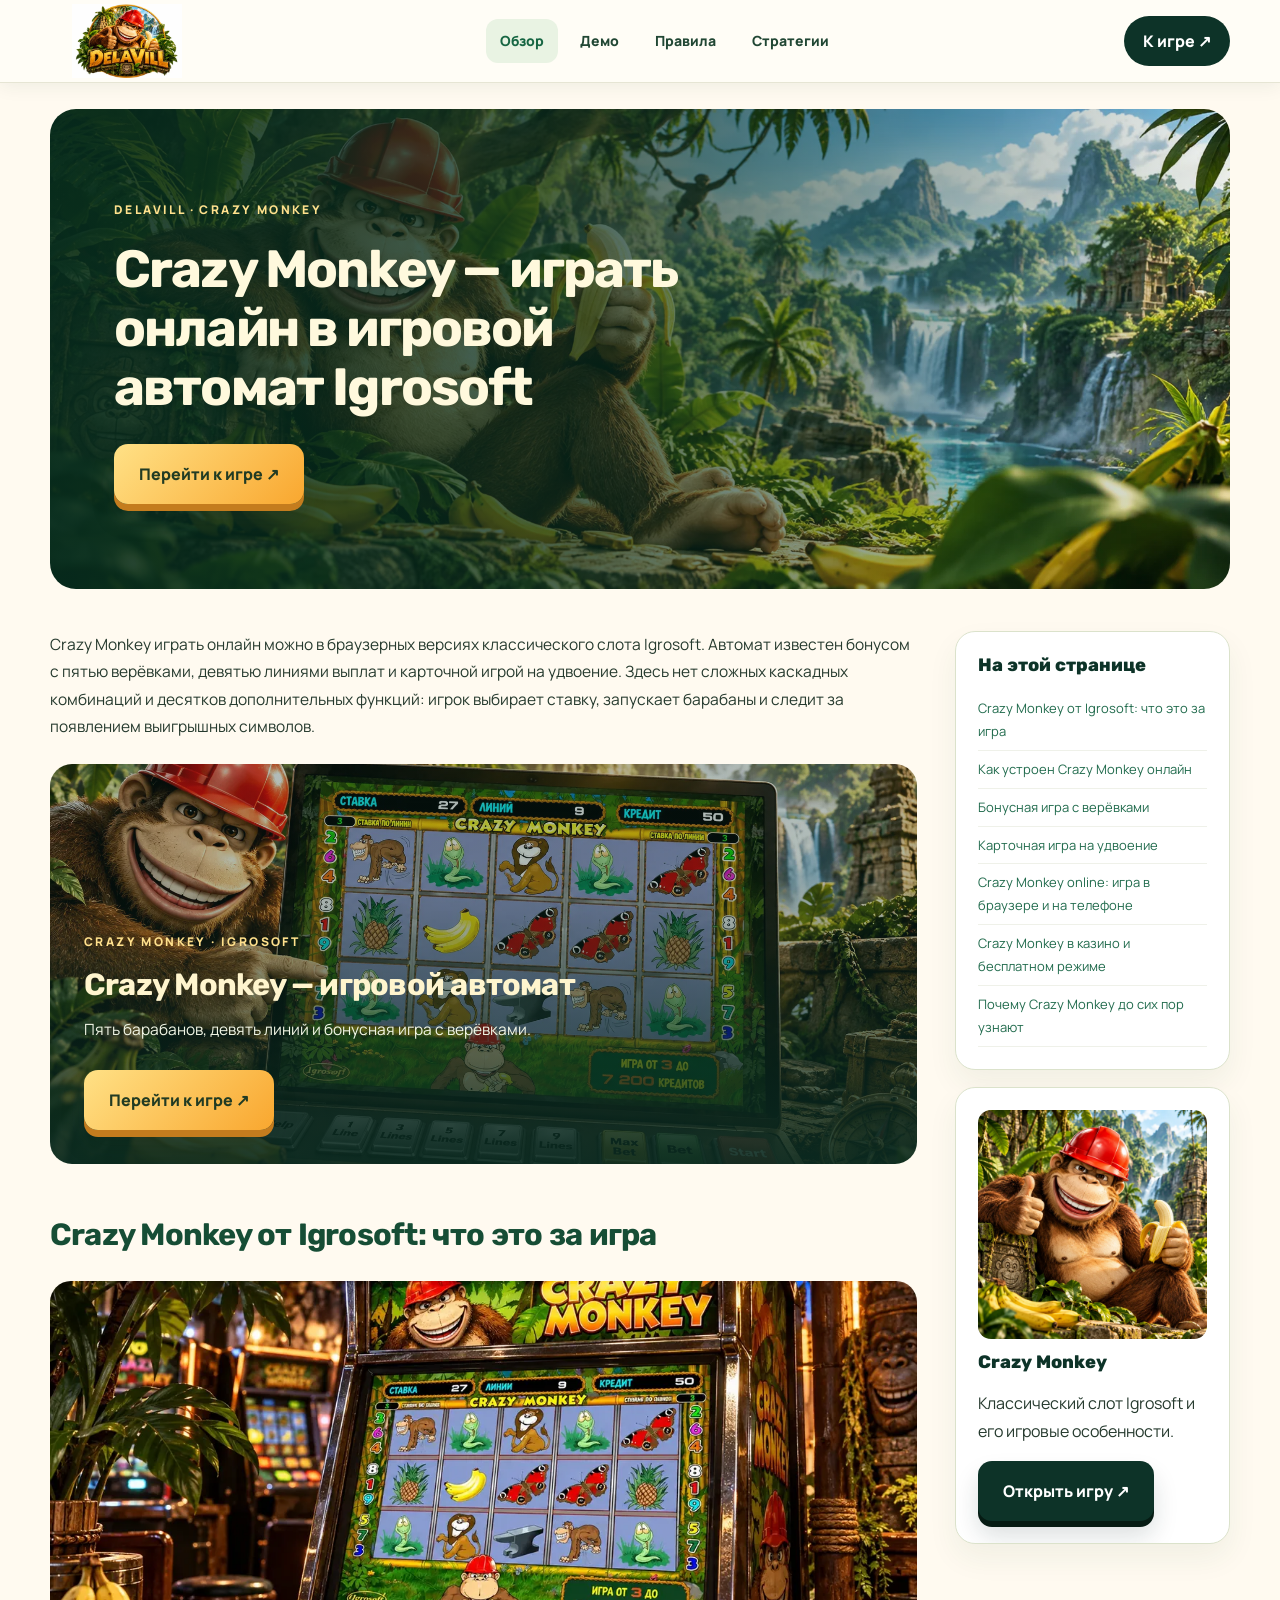
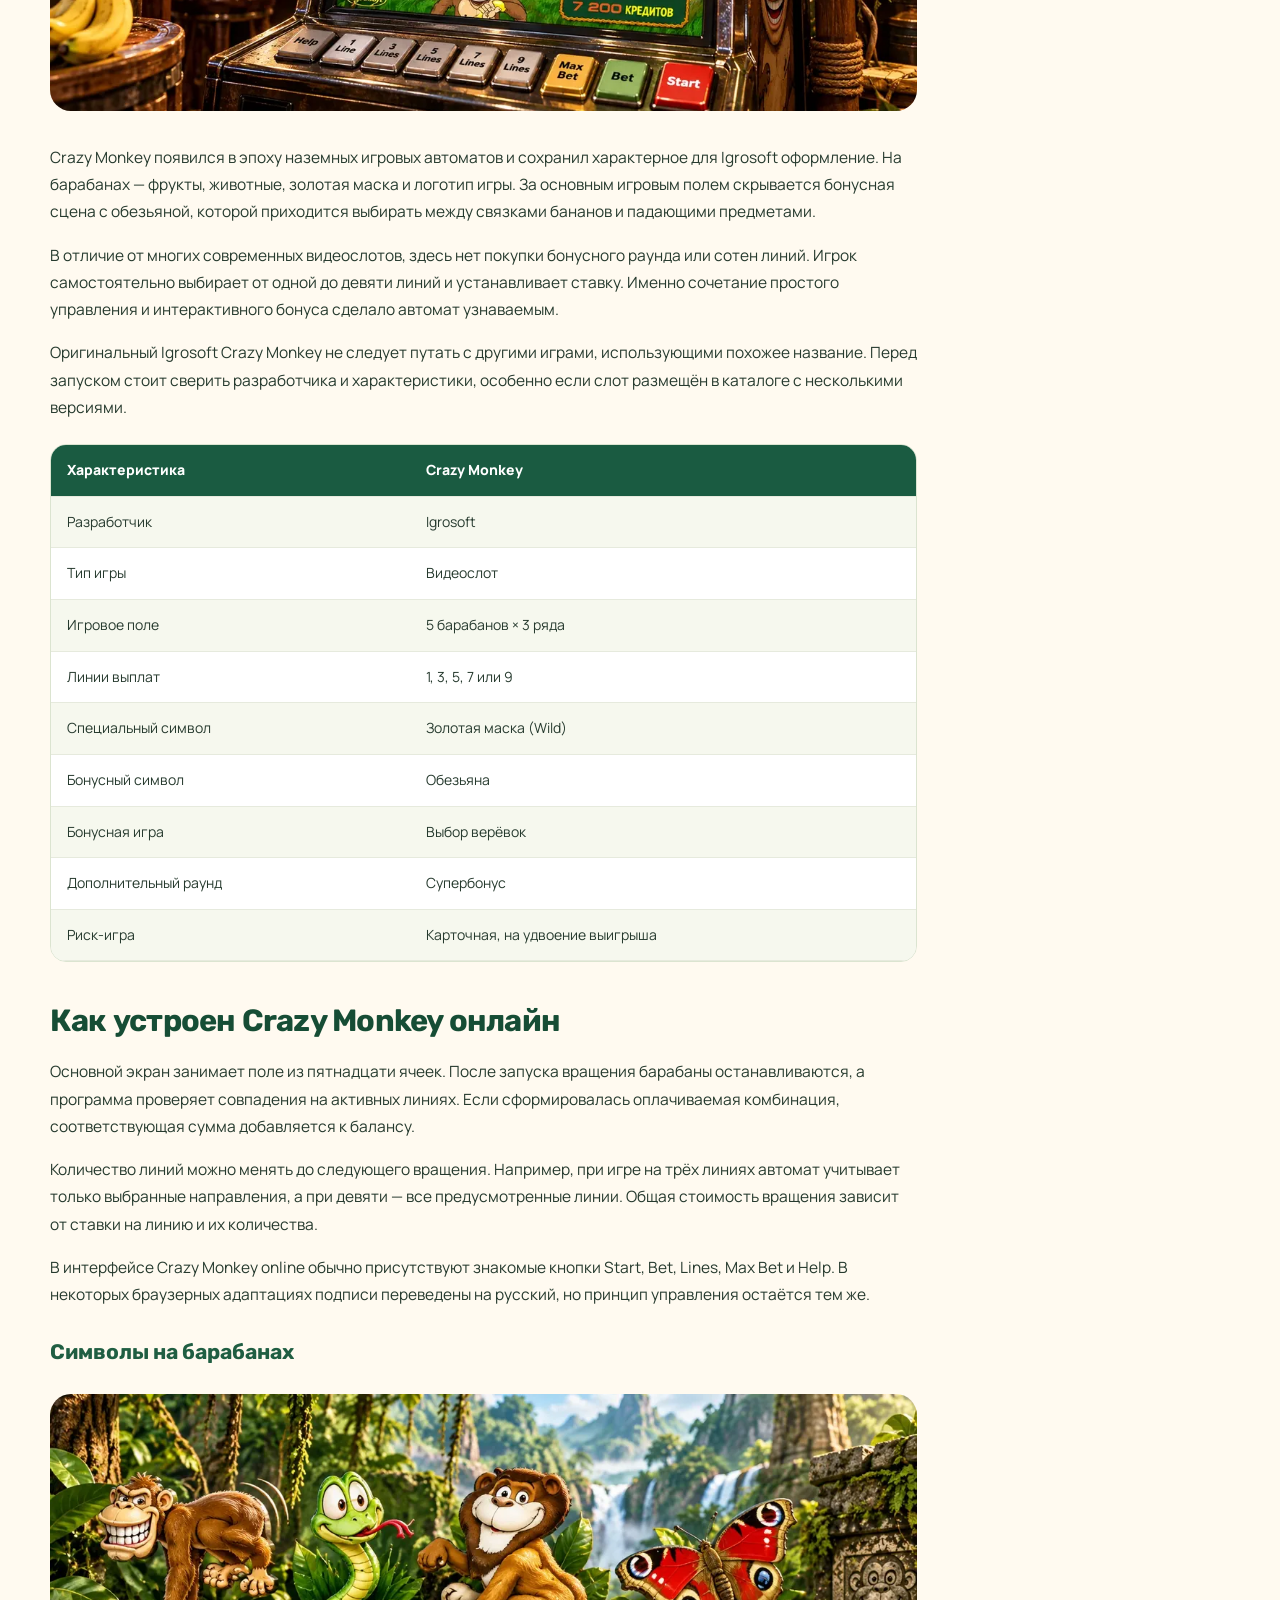
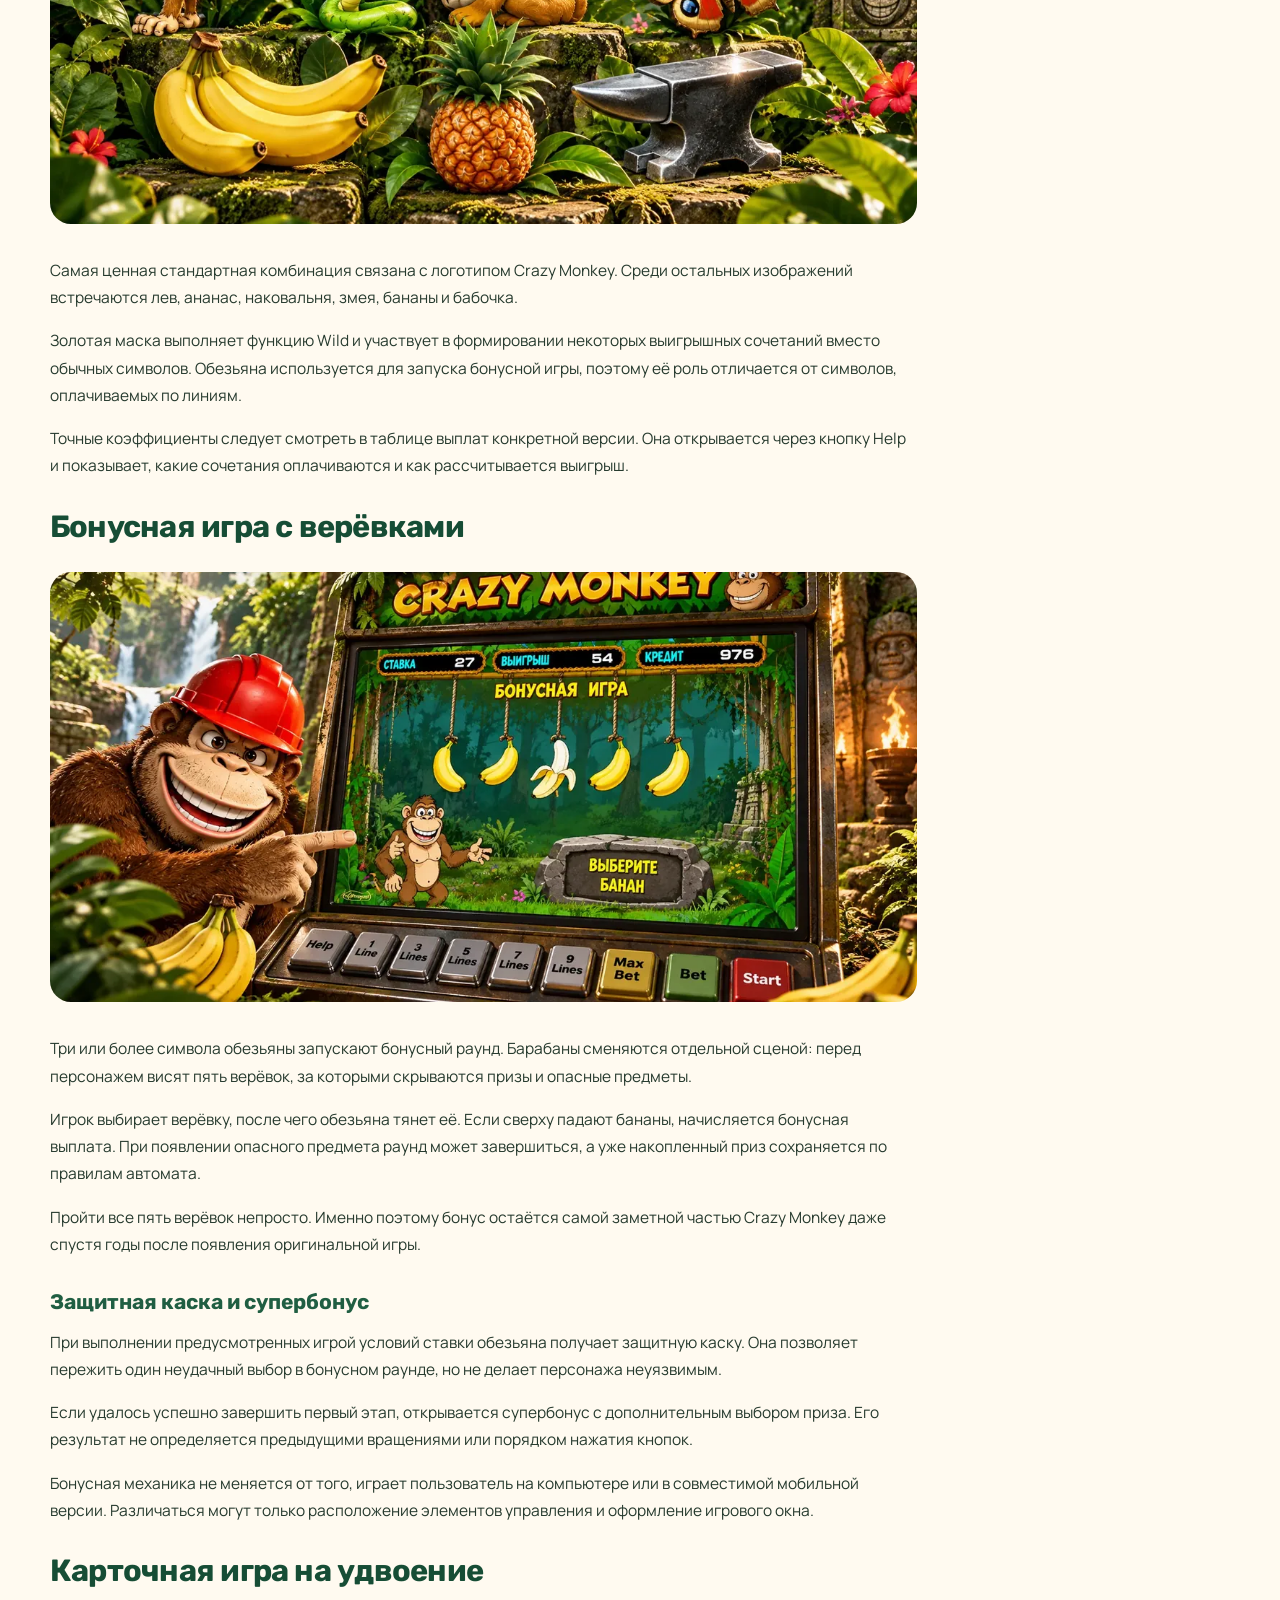
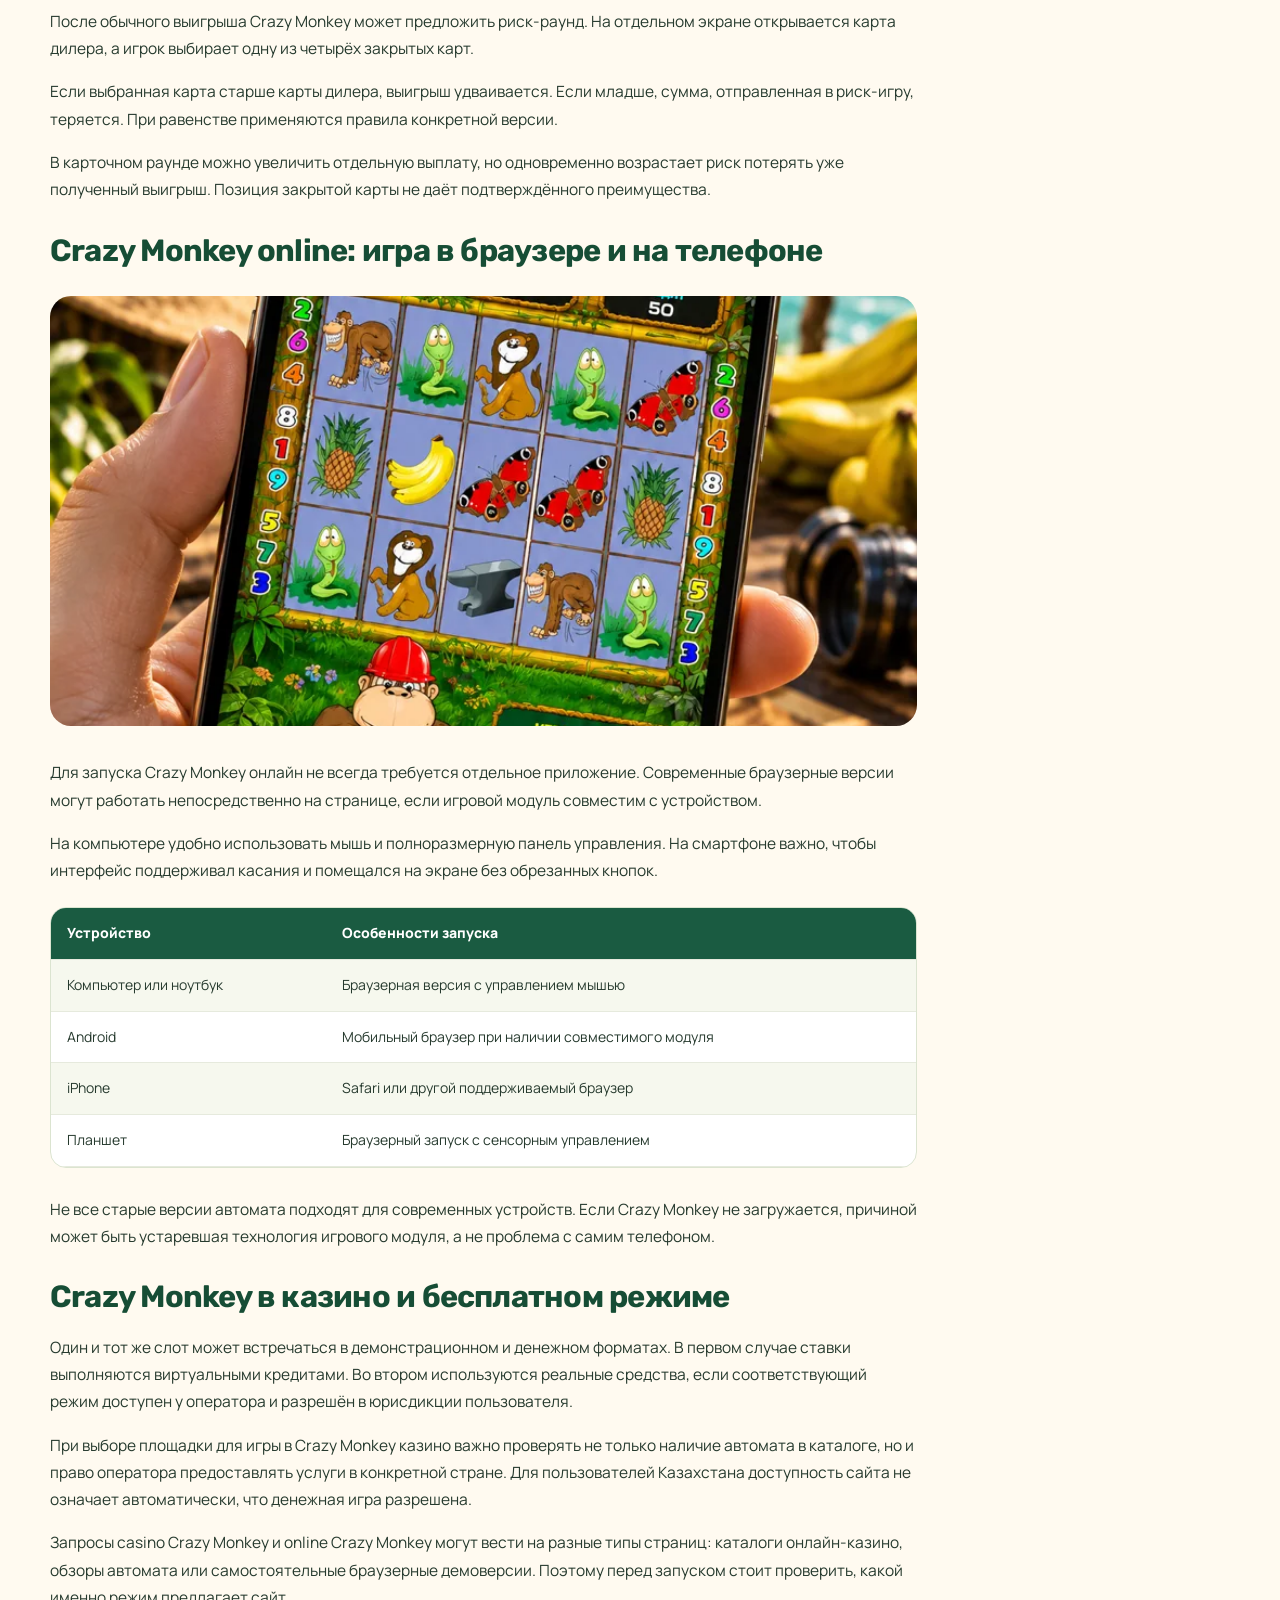
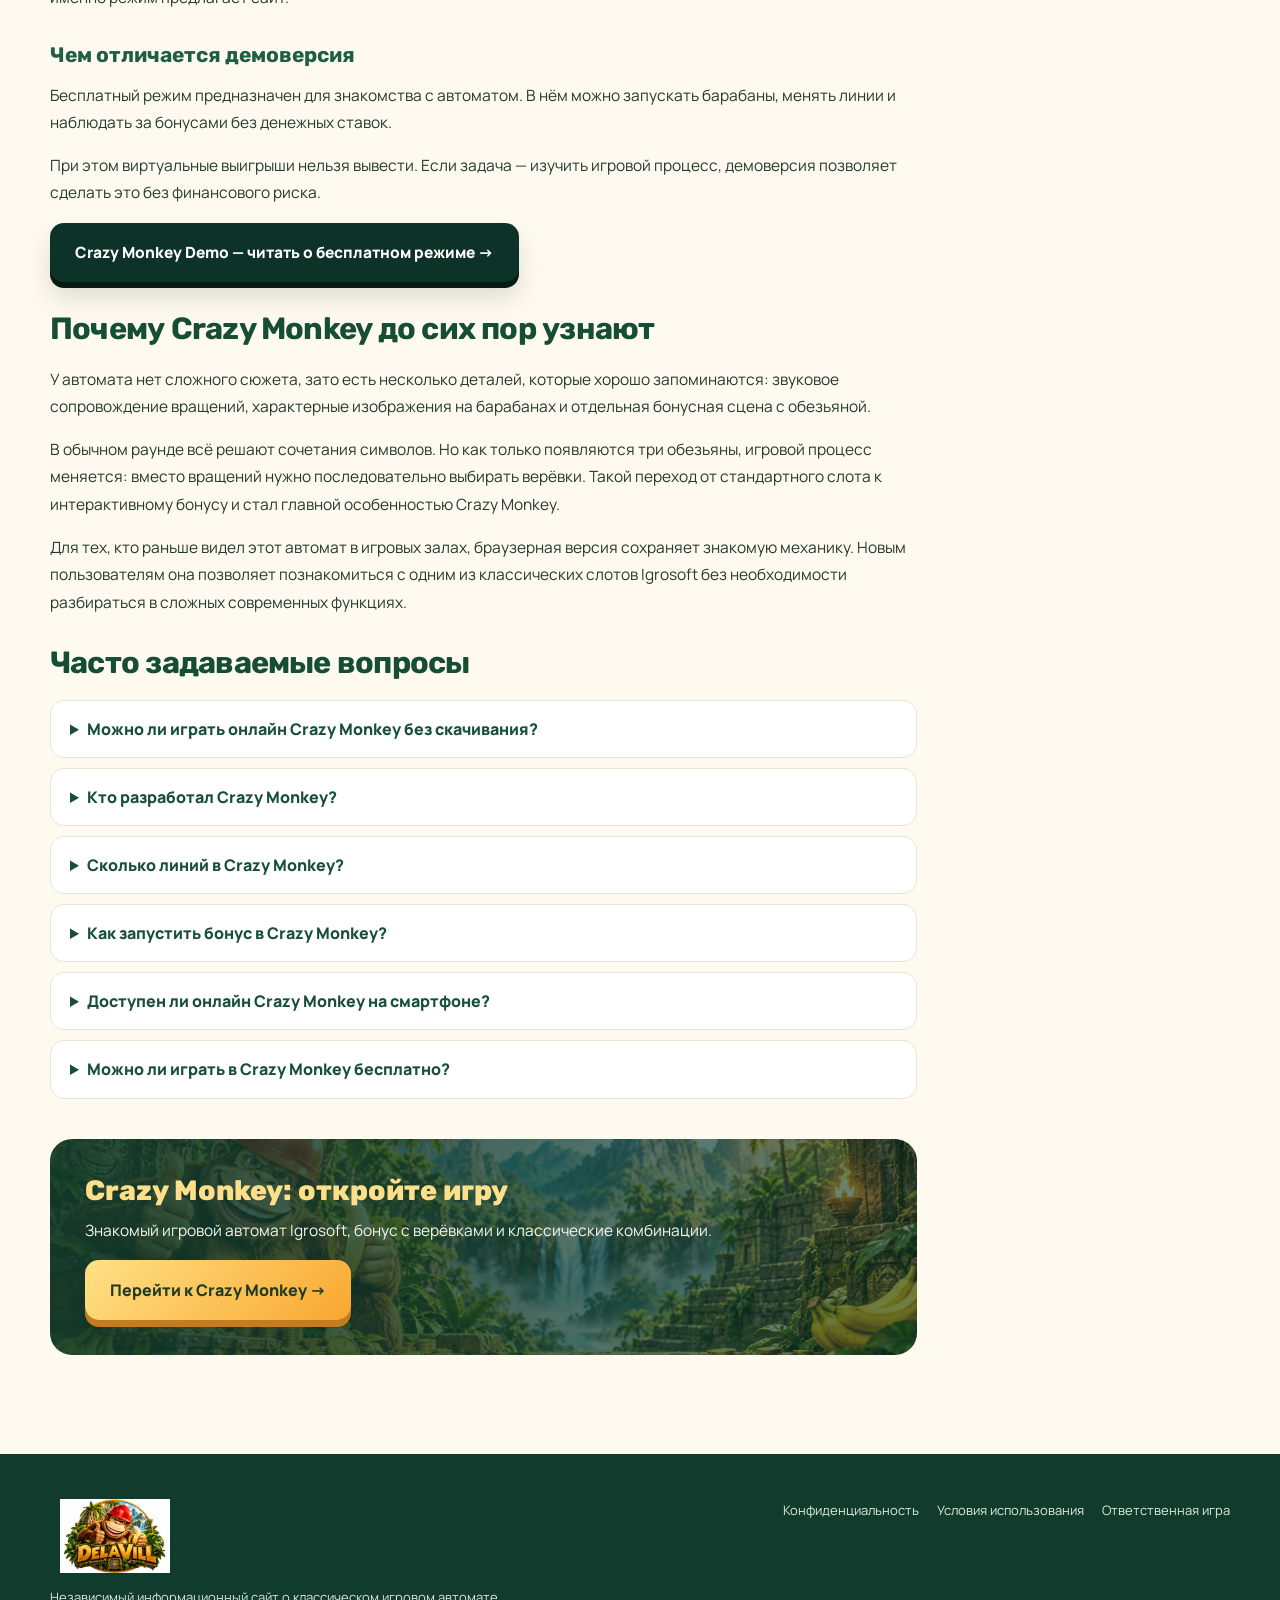
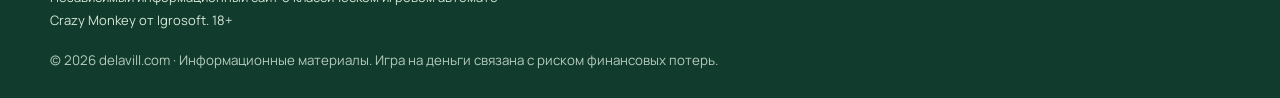
<file: index.html>
<!DOCTYPE html>
<html lang="ru"><head><meta charset="utf-8"/><meta content="width=device-width,initial-scale=1" name="viewport"/><title>Crazy Monkey Играть Онлайн — Игровой Автомат Igrosoft</title><meta content="Crazy Monkey играть онлайн — классический игровой автомат Igrosoft с 9 линиями выплат, бонусом с верёвками и риск-игрой. Обзор слота и его возможностей." name="description"/><meta content="aLcMnqOKmMKoostvGkSnWCxCtEOxSDMgXR_6V8SjmLY" name="google-site-verification"/><link href="https://delavill.com/" rel="canonical"/><meta content="website" property="og:type"/><meta content="Crazy Monkey Играть Онлайн — Игровой Автомат Igrosoft" property="og:title"/><meta content="Crazy Monkey играть онлайн — классический игровой автомат Igrosoft с 9 линиями выплат, бонусом с верёвками и риск-игрой. Обзор слота и его возможностей." property="og:description"/><meta content="https://delavill.com/" property="og:url"/><meta content="https://delavill.com/assets/hero.webp" property="og:image"/><link href="/assets/favicon.webp" rel="icon" type="image/webp"/><link href="/assets/style.css" rel="stylesheet"/><meta content="index,follow,max-image-preview:large,max-snippet:-1,max-video-preview:-1" name="robots"/><meta content="#183a21" name="theme-color"/><meta content="summary_large_image" name="twitter:card"/><meta content="Crazy Monkey Играть Онлайн — Игровой Автомат Igrosoft" name="twitter:title"/><meta content="Crazy Monkey играть онлайн — классический игровой автомат Igrosoft с 9 линиями выплат, бонусом с верёвками и риск-игрой. Обзор слота и его возможностей." name="twitter:description"/><meta content="https://delavill.com/assets/hero.webp" name="twitter:image"/><meta content="ru_RU" property="og:locale"/><meta content="Delavill" property="og:site_name"/><link as="image" as_="image" href="/assets/hero.webp" rel="preload"/><script type="application/ld+json">{"@context":"https://schema.org","@graph":[{"@type":"Organization","@id":"https://delavill.com/#organization","name":"Delavill","url":"https://delavill.com/","logo":{"@type":"ImageObject","url":"https://delavill.com/assets/logo.webp"}},{"@type":"WebSite","@id":"https://delavill.com/#website","url":"https://delavill.com/","name":"Delavill","inLanguage":"ru","publisher":{"@id":"https://delavill.com/#organization"}},{"@type":"VideoGame","@id":"https://delavill.com/#crazy-monkey","name":"Crazy Monkey","description":"Классический видеослот Igrosoft с пятью барабанами, девятью линиями выплат и бонусом с верёвками.","genre":"Slot game","publisher":{"@type":"Organization","name":"Igrosoft"},"image":"https://delavill.com/assets/gameplay.webp"},{"@type":"WebPage","@id":"https://delavill.com/#webpage","url":"https://delavill.com/","name":"Crazy Monkey Играть Онлайн — Игровой Автомат Igrosoft","description":"Crazy Monkey играть онлайн — классический игровой автомат Igrosoft с 9 линиями выплат, бонусом с верёвками и риск-игрой. Обзор слота и его возможностей.","inLanguage":"ru","isPartOf":{"@id":"https://delavill.com/#website"},"about":{"@id":"https://delavill.com/#crazy-monkey"},"primaryImageOfPage":{"@type":"ImageObject","url":"https://delavill.com/assets/hero.webp"},"hasPart":{"@id":"https://delavill.com/#faq"}},{"@type":"FAQPage","@id":"https://delavill.com/#faq","mainEntity":[{"@type":"Question","name":"Можно ли играть онлайн Crazy Monkey без скачивания?","acceptedAnswer":{"@type":"Answer","text":"Да, если используется совместимая браузерная версия. Она запускается непосредственно на странице и не требует установки отдельной программы."}},{"@type":"Question","name":"Кто разработал Crazy Monkey?","acceptedAnswer":{"@type":"Answer","text":"Оригинальный игровой автомат выпустила компания Igrosoft. У него пять барабанов, девять линий выплат и бонусная игра с обезьяной."}},{"@type":"Question","name":"Сколько линий в Crazy Monkey?","acceptedAnswer":{"@type":"Answer","text":"Всего предусмотрено девять линий. Перед вращением можно выбрать 1, 3, 5, 7 или 9 активных линий, от чего зависит общая стоимость ставки."}},{"@type":"Question","name":"Как запустить бонус в Crazy Monkey?","acceptedAnswer":{"@type":"Answer","text":"Для активации бонусной игры должны появиться три или более символа обезьяны. Специальной кнопки, которая гарантированно запускает этот раунд, нет."}},{"@type":"Question","name":"Доступен ли онлайн Crazy Monkey на смартфоне?","acceptedAnswer":{"@type":"Answer","text":"Да, при наличии мобильной браузерной версии. Совместимость зависит от игрового модуля, браузера и устройства."}},{"@type":"Question","name":"Можно ли играть в Crazy Monkey бесплатно?","acceptedAnswer":{"@type":"Answer","text":"Да, существуют демонстрационные версии с виртуальными кредитами. Они позволяют изучить правила и бонусы без денежных ставок."}}]}]}</script></head><body><header class="site-header"><div class="container head-inner"><a aria-label="Delavill — главная" class="brand" href="/"><img alt="Delavill — Crazy Monkey" decoding="async" height="467" loading="lazy" src="/assets/logo.webp" width="700"/></a><nav aria-label="Основная навигация" class="main-nav"><a class="active" href="/">Обзор</a><a class="" href="/demo/">Демо</a><a class="" href="/pravila-igry/">Правила</a><a class="" href="/strategiya/">Стратегии</a></nav><a class="header-cta" href="/go/">К игре ↗</a></div></header><div class="container"><section class="hero"><div class="hero-content"><span class="eyebrow">DELAVILL · CRAZY MONKEY</span><h1>Crazy Monkey — играть онлайн в игровой автомат Igrosoft</h1><div class="btn-row"><a class="btn" href="/go/">Перейти к игре ↗</a></div></div></section></div><div class="container page-layout"><main class="article"><p>Crazy Monkey играть онлайн можно в браузерных версиях классического слота Igrosoft. Автомат известен бонусом с пятью верёвками, девятью линиями выплат и карточной игрой на удвоение. Здесь нет сложных каскадных комбинаций и десятков дополнительных функций: игрок выбирает ставку, запускает барабаны и следит за появлением выигрышных символов.</p><div class="game-feature"><div class="game-overlay"><span class="eyebrow">CRAZY MONKEY · IGROSOFT</span><h2>Crazy Monkey — игровой автомат</h2><p>Пять барабанов, девять линий и бонусная игра с верёвками.</p><div class="btn-row"><a class="btn" href="/go/">Перейти к игре ↗</a></div></div></div><h2 id="crazy-monkey-от-igrosoft-что-это-за-игра">Crazy Monkey от Igrosoft: что это за игра</h2><figure class="visual"><img alt="Crazy Monkey — Crazy Monkey от Igrosoft: что это за игра" decoding="async" height="941" loading="lazy" sizes="(max-width: 720px) 100vw, (max-width: 1100px) 80vw, 960px" src="/assets/retro.webp" srcset="/assets/retro-480.webp 480w, /assets/retro-800.webp 800w, /assets/retro-1200.webp 1200w, /assets/retro.webp 1672w" width="1672"/></figure><p>Crazy Monkey появился в эпоху наземных игровых автоматов и сохранил характерное для Igrosoft оформление. На барабанах — фрукты, животные, золотая маска и логотип игры. За основным игровым полем скрывается бонусная сцена с обезьяной, которой приходится выбирать между связками бананов и падающими предметами.</p><p>В отличие от многих современных видеослотов, здесь нет покупки бонусного раунда или сотен линий. Игрок самостоятельно выбирает от одной до девяти линий и устанавливает ставку. Именно сочетание простого управления и интерактивного бонуса сделало автомат узнаваемым.</p><p>Оригинальный Igrosoft Crazy Monkey не следует путать с другими играми, использующими похожее название. Перед запуском стоит сверить разработчика и характеристики, особенно если слот размещён в каталоге с несколькими версиями.</p><div class="table-wrap"><table class="data-table"><tr><th>Характеристика</th><th>Crazy Monkey</th></tr><tr><td>Разработчик</td><td>Igrosoft</td></tr><tr><td>Тип игры</td><td>Видеослот</td></tr><tr><td>Игровое поле</td><td>5 барабанов × 3 ряда</td></tr><tr><td>Линии выплат</td><td>1, 3, 5, 7 или 9</td></tr><tr><td>Специальный символ</td><td>Золотая маска (Wild)</td></tr><tr><td>Бонусный символ</td><td>Обезьяна</td></tr><tr><td>Бонусная игра</td><td>Выбор верёвок</td></tr><tr><td>Дополнительный раунд</td><td>Супербонус</td></tr><tr><td>Риск-игра</td><td>Карточная, на удвоение выигрыша</td></tr></table></div><h2 id="как-устроен-crazy-monkey-онлайн">Как устроен Crazy Monkey онлайн</h2><p>Основной экран занимает поле из пятнадцати ячеек. После запуска вращения барабаны останавливаются, а программа проверяет совпадения на активных линиях. Если сформировалась оплачиваемая комбинация, соответствующая сумма добавляется к балансу.</p><p>Количество линий можно менять до следующего вращения. Например, при игре на трёх линиях автомат учитывает только выбранные направления, а при девяти — все предусмотренные линии. Общая стоимость вращения зависит от ставки на линию и их количества.</p><p>В интерфейсе Crazy Monkey online обычно присутствуют знакомые кнопки Start, Bet, Lines, Max Bet и Help. В некоторых браузерных адаптациях подписи переведены на русский, но принцип управления остаётся тем же.</p><h3 id="символы-на-барабанах">Символы на барабанах</h3><figure class="visual"><img alt="Crazy Monkey — Символы на барабанах" decoding="async" height="941" loading="lazy" sizes="(max-width: 720px) 100vw, (max-width: 1100px) 80vw, 960px" src="/assets/symbols.webp" srcset="/assets/symbols-480.webp 480w, /assets/symbols-800.webp 800w, /assets/symbols-1200.webp 1200w, /assets/symbols.webp 1672w" width="1672"/></figure><p>Самая ценная стандартная комбинация связана с логотипом Crazy Monkey. Среди остальных изображений встречаются лев, ананас, наковальня, змея, бананы и бабочка.</p><p>Золотая маска выполняет функцию Wild и участвует в формировании некоторых выигрышных сочетаний вместо обычных символов. Обезьяна используется для запуска бонусной игры, поэтому её роль отличается от символов, оплачиваемых по линиям.</p><p>Точные коэффициенты следует смотреть в таблице выплат конкретной версии. Она открывается через кнопку Help и показывает, какие сочетания оплачиваются и как рассчитывается выигрыш.</p><h2 id="бонусная-игра-с-верёвками">Бонусная игра с верёвками</h2><figure class="visual"><img alt="Crazy Monkey — Бонусная игра с верёвками" decoding="async" height="941" loading="lazy" sizes="(max-width: 720px) 100vw, (max-width: 1100px) 80vw, 960px" src="/assets/bonus.webp" srcset="/assets/bonus-480.webp 480w, /assets/bonus-800.webp 800w, /assets/bonus-1200.webp 1200w, /assets/bonus.webp 1672w" width="1672"/></figure><p>Три или более символа обезьяны запускают бонусный раунд. Барабаны сменяются отдельной сценой: перед персонажем висят пять верёвок, за которыми скрываются призы и опасные предметы.</p><p>Игрок выбирает верёвку, после чего обезьяна тянет её. Если сверху падают бананы, начисляется бонусная выплата. При появлении опасного предмета раунд может завершиться, а уже накопленный приз сохраняется по правилам автомата.</p><p>Пройти все пять верёвок непросто. Именно поэтому бонус остаётся самой заметной частью Crazy Monkey даже спустя годы после появления оригинальной игры.</p><h3 id="защитная-каска-и-супербонус">Защитная каска и супербонус</h3><p>При выполнении предусмотренных игрой условий ставки обезьяна получает защитную каску. Она позволяет пережить один неудачный выбор в бонусном раунде, но не делает персонажа неуязвимым.</p><p>Если удалось успешно завершить первый этап, открывается супербонус с дополнительным выбором приза. Его результат не определяется предыдущими вращениями или порядком нажатия кнопок.</p><p>Бонусная механика не меняется от того, играет пользователь на компьютере или в совместимой мобильной версии. Различаться могут только расположение элементов управления и оформление игрового окна.</p><h2 id="карточная-игра-на-удвоение">Карточная игра на удвоение</h2><p>После обычного выигрыша Crazy Monkey может предложить риск-раунд. На отдельном экране открывается карта дилера, а игрок выбирает одну из четырёх закрытых карт.</p><p>Если выбранная карта старше карты дилера, выигрыш удваивается. Если младше, сумма, отправленная в риск-игру, теряется. При равенстве применяются правила конкретной версии.</p><p>В карточном раунде можно увеличить отдельную выплату, но одновременно возрастает риск потерять уже полученный выигрыш. Позиция закрытой карты не даёт подтверждённого преимущества.</p><h2 id="crazy-monkey-online-игра-в-браузере-и-на-телефоне">Crazy Monkey online: игра в браузере и на телефоне</h2><figure class="visual"><img alt="Crazy Monkey — Crazy Monkey online: игра в браузере и на телефоне" decoding="async" height="1200" loading="lazy" sizes="(max-width: 720px) 100vw, (max-width: 1100px) 80vw, 960px" src="/assets/mobile.webp" srcset="/assets/mobile-480.webp 480w, /assets/mobile.webp 800w" width="800"/></figure><p>Для запуска Crazy Monkey онлайн не всегда требуется отдельное приложение. Современные браузерные версии могут работать непосредственно на странице, если игровой модуль совместим с устройством.</p><p>На компьютере удобно использовать мышь и полноразмерную панель управления. На смартфоне важно, чтобы интерфейс поддерживал касания и помещался на экране без обрезанных кнопок.</p><div class="table-wrap"><table class="data-table"><tbody><tr><th>Устройство</th><th>Особенности запуска</th></tr><tr><td>Компьютер или ноутбук</td><td>Браузерная версия с управлением мышью</td></tr><tr><td>Android</td><td>Мобильный браузер при наличии совместимого модуля</td></tr><tr><td>iPhone</td><td>Safari или другой поддерживаемый браузер</td></tr><tr><td>Планшет</td><td>Браузерный запуск с сенсорным управлением</td></tr></tbody></table></div><p>Не все старые версии автомата подходят для современных устройств. Если Crazy Monkey не загружается, причиной может быть устаревшая технология игрового модуля, а не проблема с самим телефоном.</p><h2 id="crazy-monkey-в-казино-и-бесплатном-режиме">Crazy Monkey в казино и бесплатном режиме</h2><p>Один и тот же слот может встречаться в демонстрационном и денежном форматах. В первом случае ставки выполняются виртуальными кредитами. Во втором используются реальные средства, если соответствующий режим доступен у оператора и разрешён в юрисдикции пользователя.</p><p>При выборе площадки для игры в Crazy Monkey казино важно проверять не только наличие автомата в каталоге, но и право оператора предоставлять услуги в конкретной стране. Для пользователей Казахстана доступность сайта не означает автоматически, что денежная игра разрешена.</p><p>Запросы casino Crazy Monkey и online Crazy Monkey могут вести на разные типы страниц: каталоги онлайн-казино, обзоры автомата или самостоятельные браузерные демоверсии. Поэтому перед запуском стоит проверить, какой именно режим предлагает сайт.</p><h3 id="чем-отличается-демоверсия">Чем отличается демоверсия</h3><p>Бесплатный режим предназначен для знакомства с автоматом. В нём можно запускать барабаны, менять линии и наблюдать за бонусами без денежных ставок.</p><p>При этом виртуальные выигрыши нельзя вывести. Если задача — изучить игровой процесс, демоверсия позволяет сделать это без финансового риска.</p><p><a class="btn dark" href="/demo/">Crazy Monkey Demo — читать о бесплатном режиме →</a></p><h2 id="почему-crazy-monkey-до-сих-пор-узнают">Почему Crazy Monkey до сих пор узнают</h2><p>У автомата нет сложного сюжета, зато есть несколько деталей, которые хорошо запоминаются: звуковое сопровождение вращений, характерные изображения на барабанах и отдельная бонусная сцена с обезьяной.</p><p>В обычном раунде всё решают сочетания символов. Но как только появляются три обезьяны, игровой процесс меняется: вместо вращений нужно последовательно выбирать верёвки. Такой переход от стандартного слота к интерактивному бонусу и стал главной особенностью Crazy Monkey.</p><p>Для тех, кто раньше видел этот автомат в игровых залах, браузерная версия сохраняет знакомую механику. Новым пользователям она позволяет познакомиться с одним из классических слотов Igrosoft без необходимости разбираться в сложных современных функциях.</p><section class="faq" id="faq"><h2>Часто задаваемые вопросы</h2><details><summary>Можно ли играть онлайн Crazy Monkey без скачивания?</summary><p>Да, если используется совместимая браузерная версия. Она запускается непосредственно на странице и не требует установки отдельной программы.</p></details><details><summary>Кто разработал Crazy Monkey?</summary><p>Оригинальный игровой автомат выпустила компания Igrosoft. У него пять барабанов, девять линий выплат и бонусная игра с обезьяной.</p></details><details><summary>Сколько линий в Crazy Monkey?</summary><p>Всего предусмотрено девять линий. Перед вращением можно выбрать 1, 3, 5, 7 или 9 активных линий, от чего зависит общая стоимость ставки.</p></details><details><summary>Как запустить бонус в Crazy Monkey?</summary><p>Для активации бонусной игры должны появиться три или более символа обезьяны. Специальной кнопки, которая гарантированно запускает этот раунд, нет.</p></details><details><summary>Доступен ли онлайн Crazy Monkey на смартфоне?</summary><p>Да, при наличии мобильной браузерной версии. Совместимость зависит от игрового модуля, браузера и устройства.</p></details><details><summary>Можно ли играть в Crazy Monkey бесплатно?</summary><p>Да, существуют демонстрационные версии с виртуальными кредитами. Они позволяют изучить правила и бонусы без денежных ставок.</p></details></section><div class="cta-panel"><h3>Crazy Monkey: откройте игру</h3><p>Знакомый игровой автомат Igrosoft, бонус с верёвками и классические комбинации.</p><a class="btn" href="/go/">Перейти к Crazy Monkey →</a></div></main><aside class="side"><div class="side-card"><h3>На этой странице</h3><a href="#crazy-monkey-от-igrosoft-что-это-за-игра">Crazy Monkey от Igrosoft: что это за игра</a><a href="#как-устроен-crazy-monkey-онлайн">Как устроен Crazy Monkey онлайн</a><a href="#бонусная-игра-с-верёвками">Бонусная игра с верёвками</a><a href="#карточная-игра-на-удвоение">Карточная игра на удвоение</a><a href="#crazy-monkey-online-игра-в-браузере-и-на-телефоне">Crazy Monkey online: игра в браузере и на телефоне</a><a href="#crazy-monkey-в-казино-и-бесплатном-режиме">Crazy Monkey в казино и бесплатном режиме</a><a href="#почему-crazy-monkey-до-сих-пор-узнают">Почему Crazy Monkey до сих пор узнают</a></div><div class="side-card"><img alt="Персонаж Crazy Monkey в джунглях" decoding="async" height="1200" loading="lazy" sizes="(max-width: 720px) 100vw, (max-width: 1100px) 80vw, 960px" src="/assets/character.webp" srcset="/assets/character-480.webp 480w, /assets/character-800.webp 800w, /assets/character.webp 1200w" width="1200"/><h3>Crazy Monkey</h3><p>Классический слот Igrosoft и его игровые особенности.</p><a class="btn dark" href="/go/">Открыть игру ↗</a></div></aside></div><footer class="footer"><div class="container footer-grid"><div><a class="brand" href="/"><img alt="Delavill" decoding="async" height="467" loading="lazy" src="/assets/logo.webp" width="700"/></a><p class="tagline">Независимый информационный сайт о классическом игровом автомате Crazy Monkey от Igrosoft. 18+</p></div><div class="footer-links"><a href="/privacy-policy/">Конфиденциальность</a><a href="/terms/">Условия использования</a><a href="/responsible-gaming/">Ответственная игра</a></div></div><div class="container"><small>© 2026 delavill.com · Информационные материалы. Игра на деньги связана с риском финансовых потерь.</small></div></footer></body></html>
</file>
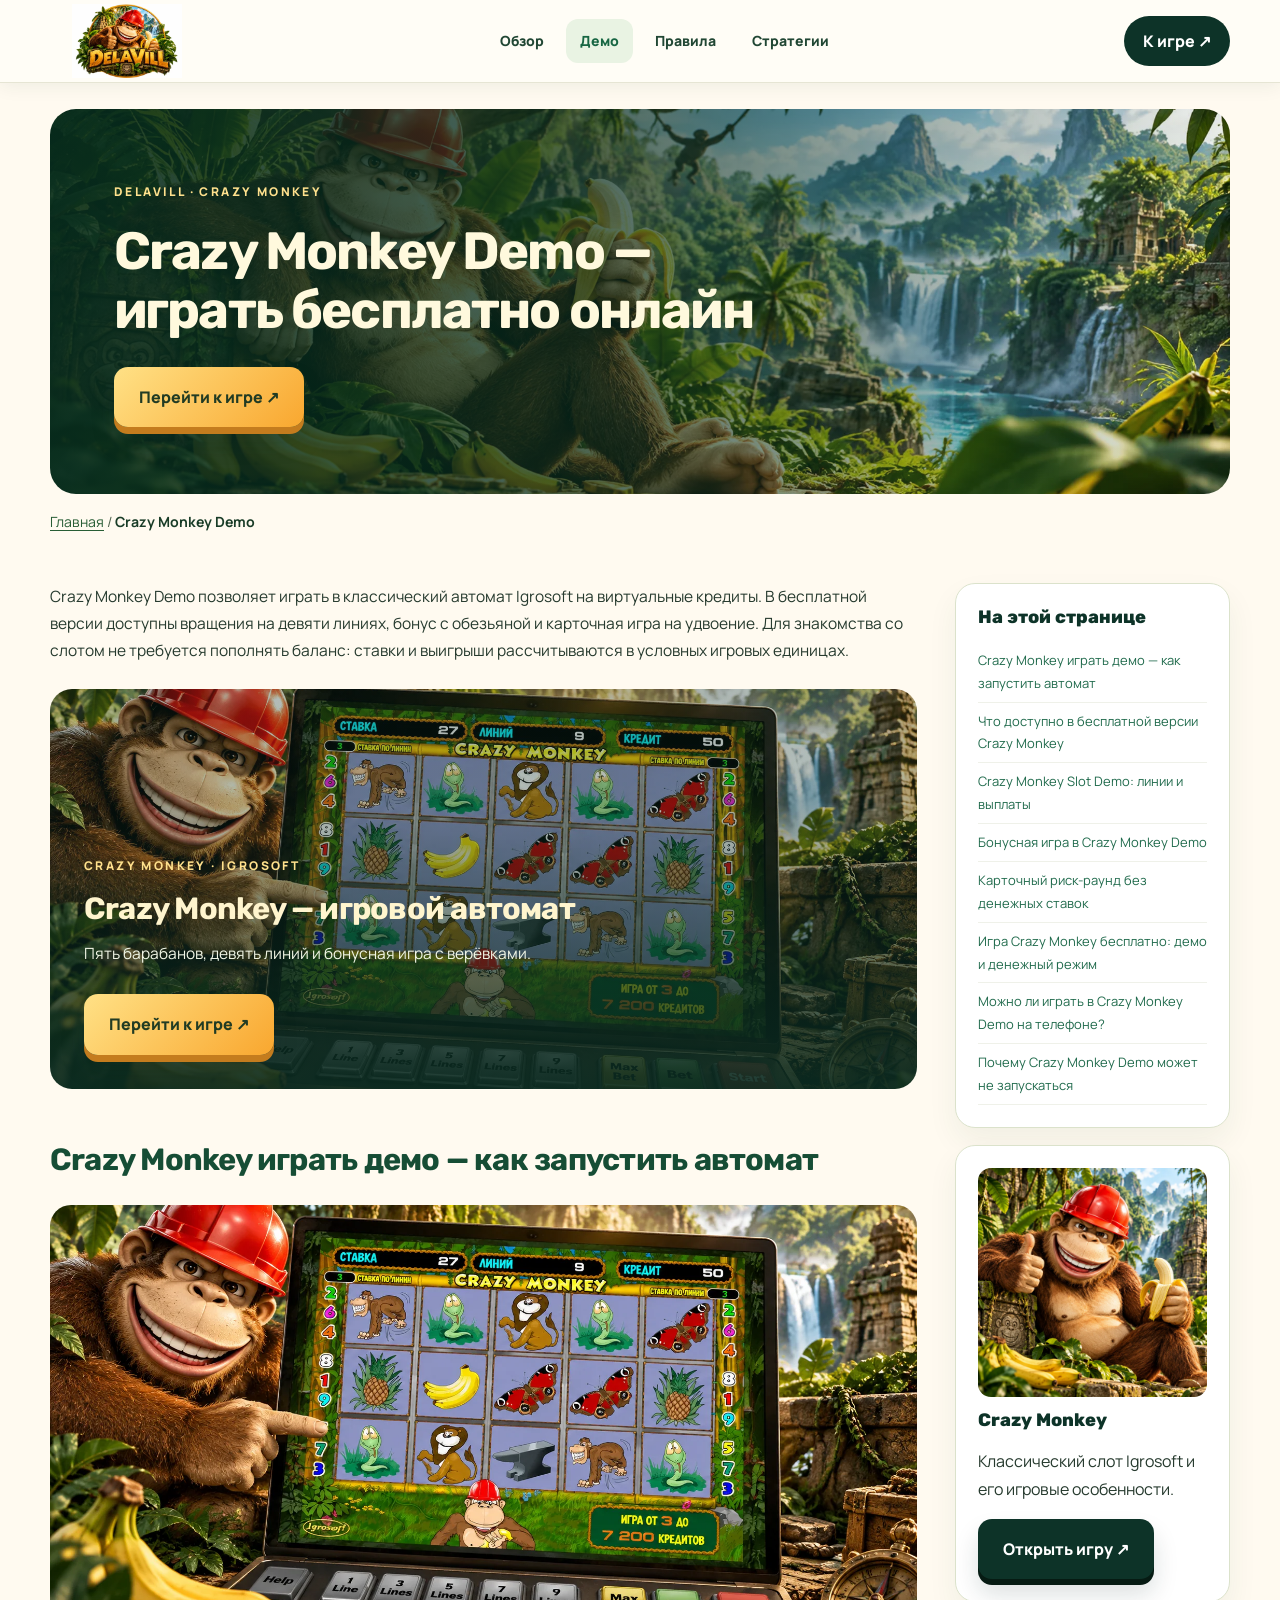
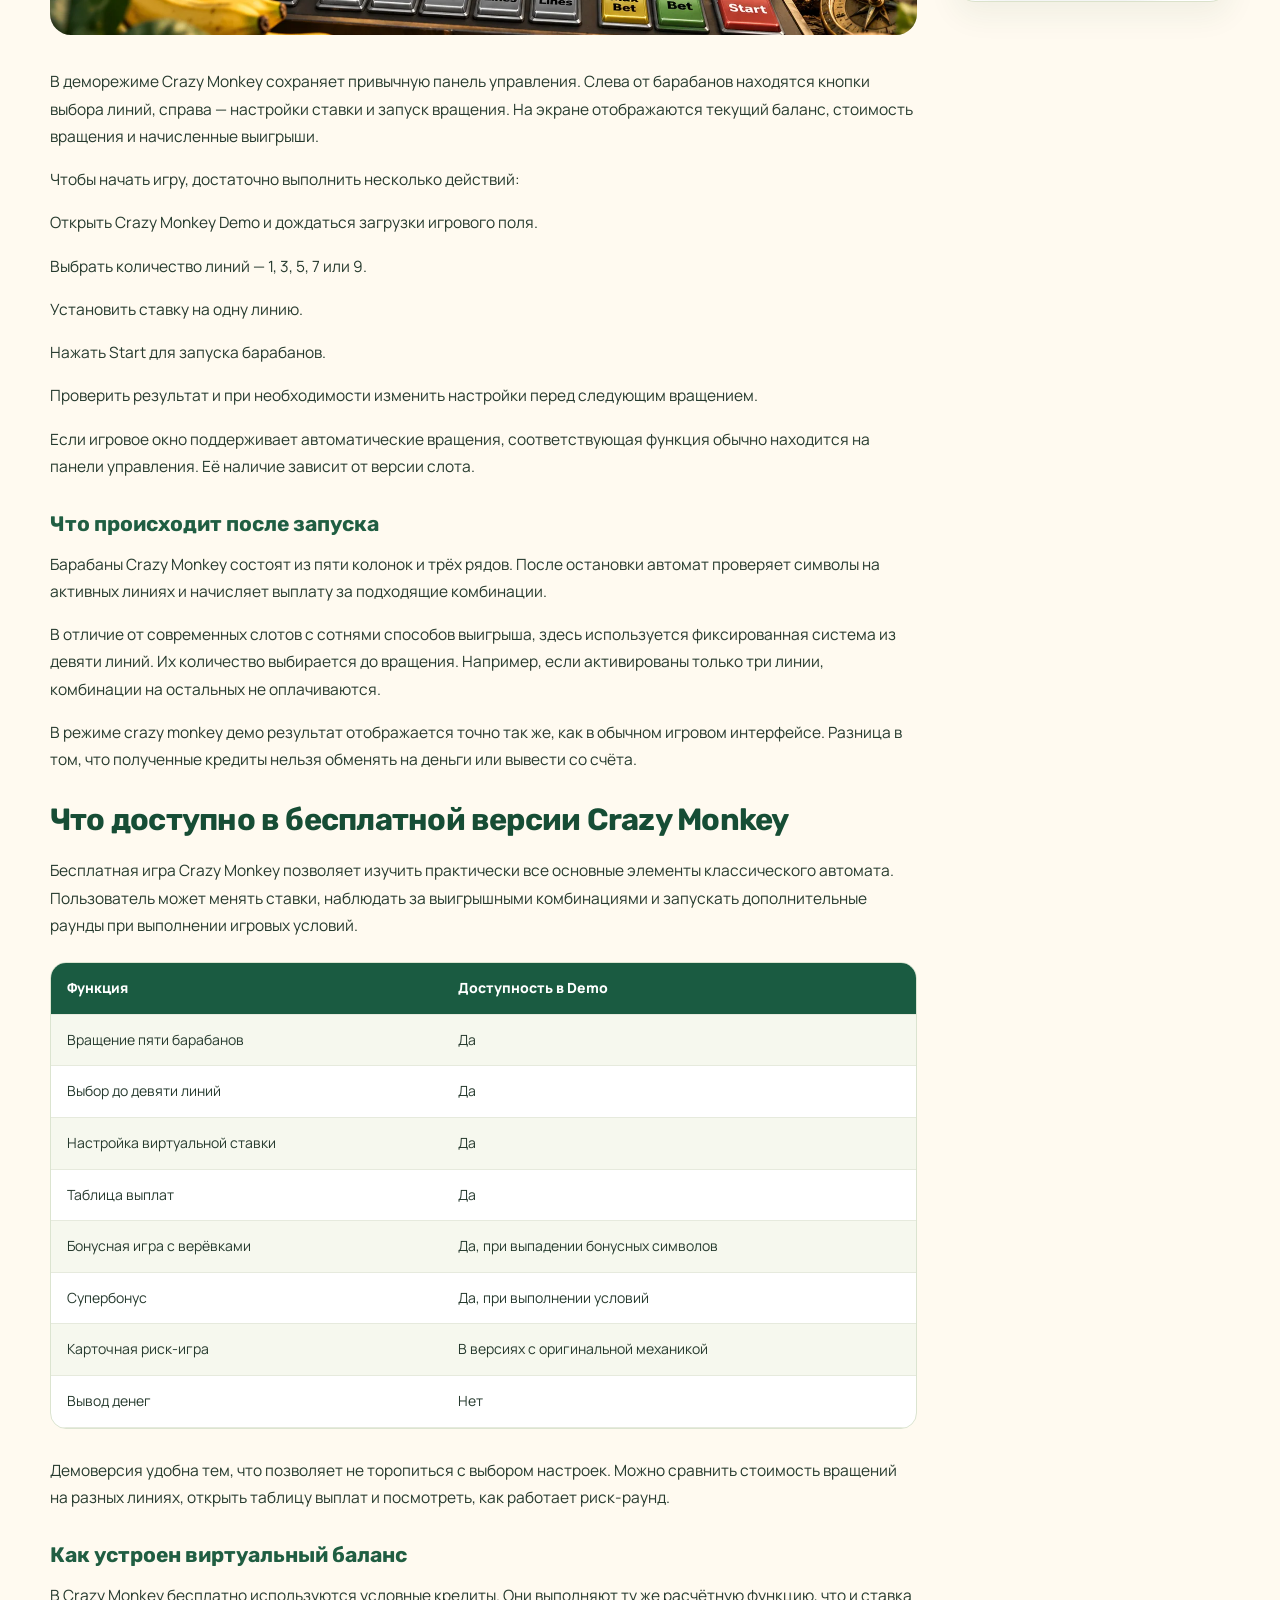
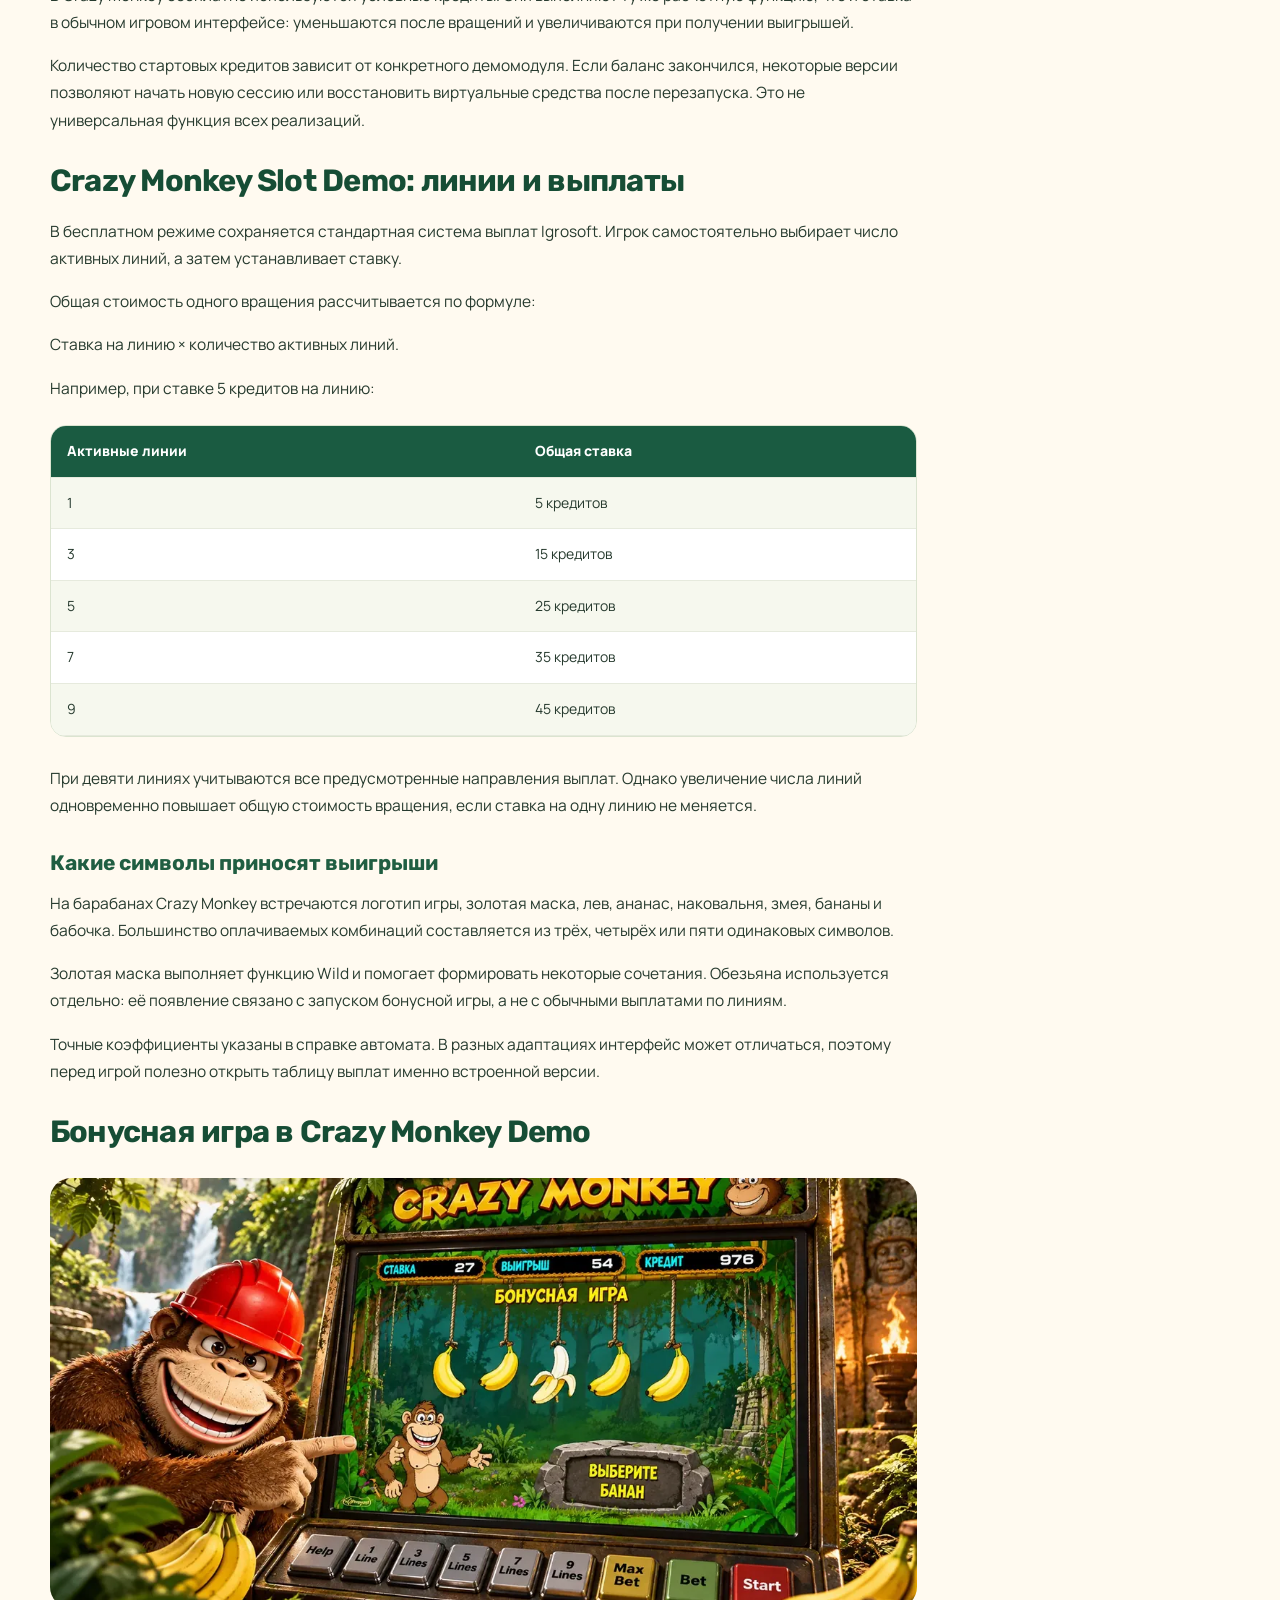
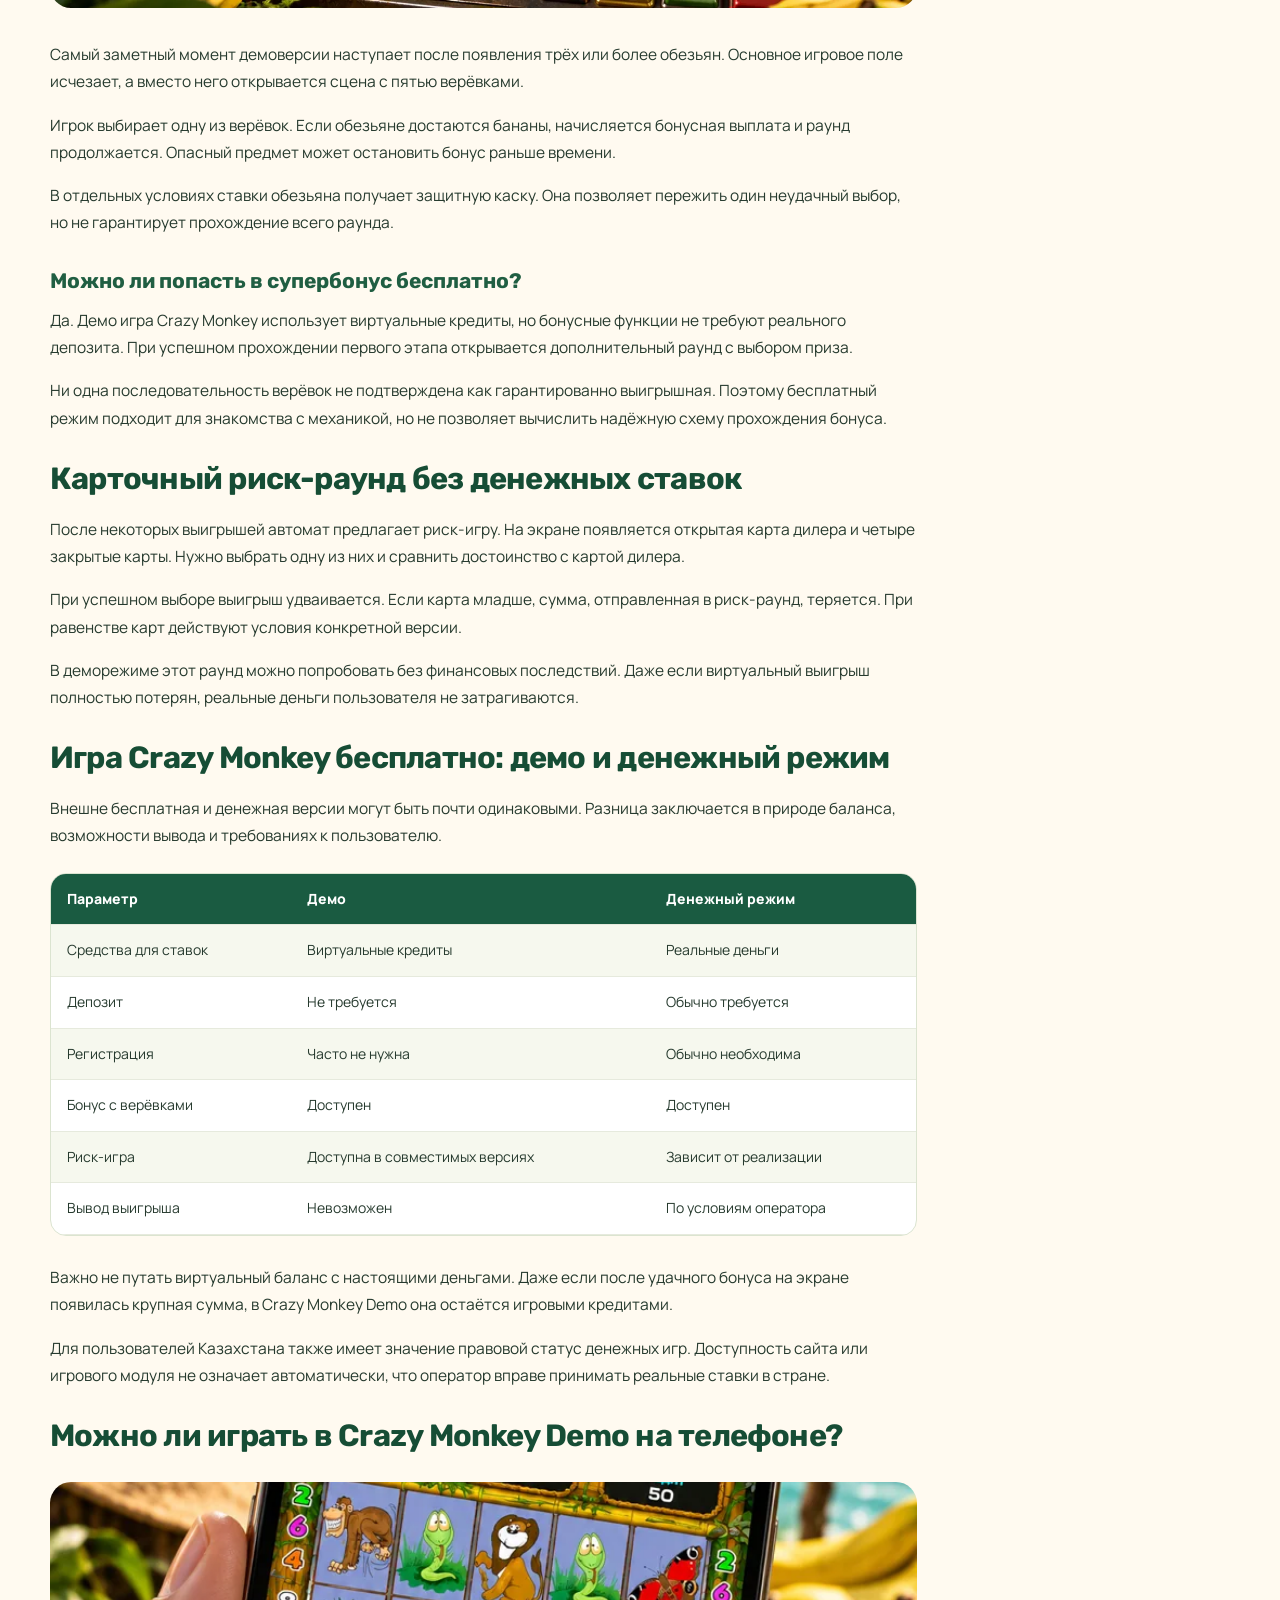
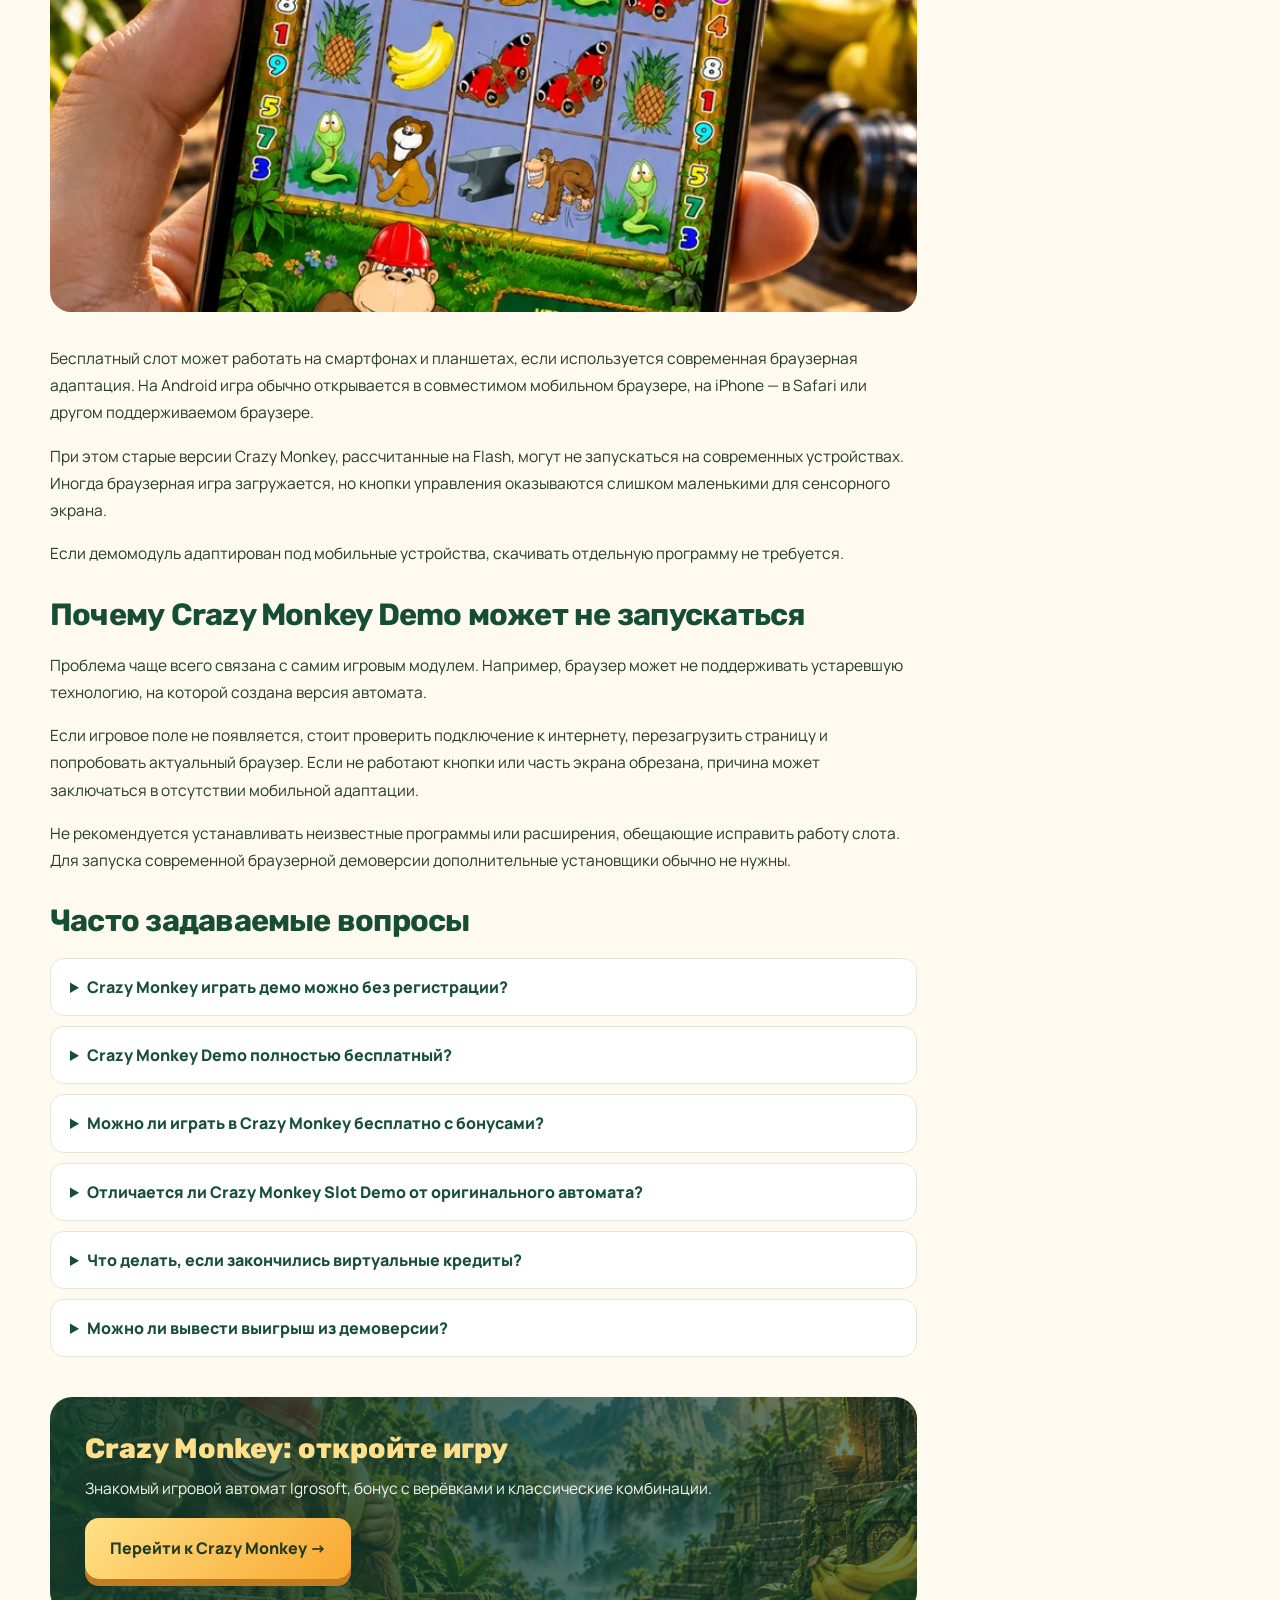
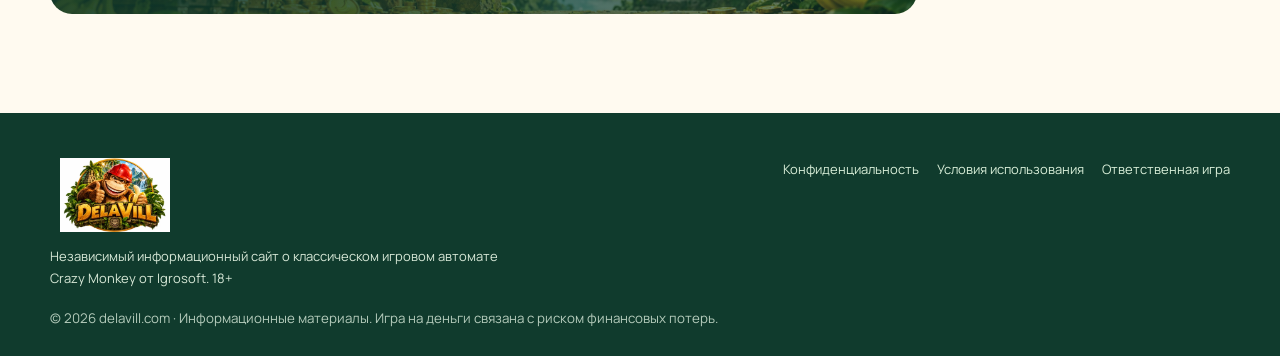
<file: demo/index.html>
<!DOCTYPE html>
<html lang="ru"><head><meta charset="utf-8"/><meta content="width=device-width,initial-scale=1" name="viewport"/><title>Crazy Monkey Demo — Играть Бесплатно в Демо Онлайн</title><meta content="Crazy Monkey Demo — бесплатная версия игрового автомата Igrosoft. Узнайте, как запустить демо, настроить ставки, открыть бонус с обезьяной и играть без денежных вложений." name="description"/><meta content="aLcMnqOKmMKoostvGkSnWCxCtEOxSDMgXR_6V8SjmLY" name="google-site-verification"/><link href="https://delavill.com/demo/" rel="canonical"/><meta content="website" property="og:type"/><meta content="Crazy Monkey Demo — Играть Бесплатно в Демо Онлайн" property="og:title"/><meta content="Crazy Monkey Demo — бесплатная версия игрового автомата Igrosoft. Узнайте, как запустить демо, настроить ставки, открыть бонус с обезьяной и играть без денежных вложений." property="og:description"/><meta content="https://delavill.com/demo/" property="og:url"/><meta content="https://delavill.com/assets/hero.webp" property="og:image"/><link href="/assets/favicon.webp" rel="icon" type="image/webp"/><link href="/assets/style.css" rel="stylesheet"/><meta content="index,follow,max-image-preview:large,max-snippet:-1,max-video-preview:-1" name="robots"/><meta content="#183a21" name="theme-color"/><meta content="summary_large_image" name="twitter:card"/><meta content="Crazy Monkey Demo — Играть Бесплатно в Демо Онлайн" name="twitter:title"/><meta content="Crazy Monkey Demo — бесплатная версия игрового автомата Igrosoft. Узнайте, как запустить демо, настроить ставки, открыть бонус с обезьяной и играть без денежных вложений." name="twitter:description"/><meta content="https://delavill.com/assets/hero.webp" name="twitter:image"/><meta content="ru_RU" property="og:locale"/><meta content="Delavill" property="og:site_name"/><link as="image" as_="image" href="/assets/hero.webp" rel="preload"/><script type="application/ld+json">{"@context":"https://schema.org","@graph":[{"@type":"Organization","@id":"https://delavill.com/#organization","name":"Delavill","url":"https://delavill.com/","logo":{"@type":"ImageObject","url":"https://delavill.com/assets/logo.webp"}},{"@type":"WebSite","@id":"https://delavill.com/#website","url":"https://delavill.com/","name":"Delavill","inLanguage":"ru","publisher":{"@id":"https://delavill.com/#organization"}},{"@type":"VideoGame","@id":"https://delavill.com/#crazy-monkey","name":"Crazy Monkey","description":"Классический видеослот Igrosoft с пятью барабанами, девятью линиями выплат и бонусом с верёвками.","genre":"Slot game","publisher":{"@type":"Organization","name":"Igrosoft"},"image":"https://delavill.com/assets/gameplay.webp"},{"@type":"WebPage","@id":"https://delavill.com/demo/#webpage","url":"https://delavill.com/demo/","name":"Crazy Monkey Demo — Играть Бесплатно в Демо Онлайн","description":"Crazy Monkey Demo — бесплатная версия игрового автомата Igrosoft. Узнайте, как запустить демо, настроить ставки, открыть бонус с обезьяной и играть без денежных вложений.","inLanguage":"ru","isPartOf":{"@id":"https://delavill.com/#website"},"about":{"@id":"https://delavill.com/#crazy-monkey"},"primaryImageOfPage":{"@type":"ImageObject","url":"https://delavill.com/assets/hero.webp"},"breadcrumb":{"@id":"https://delavill.com/demo/#breadcrumbs"},"hasPart":{"@id":"https://delavill.com/demo/#faq"}},{"@type":"BreadcrumbList","@id":"https://delavill.com/demo/#breadcrumbs","itemListElement":[{"@type":"ListItem","position":1,"name":"Главная","item":"https://delavill.com/"},{"@type":"ListItem","position":2,"name":"Crazy Monkey Demo","item":"https://delavill.com/demo/"}]},{"@type":"FAQPage","@id":"https://delavill.com/demo/#faq","mainEntity":[{"@type":"Question","name":"Crazy Monkey играть демо можно без регистрации?","acceptedAnswer":{"@type":"Answer","text":"Да, существуют открытые демоверсии, для которых не требуется создание аккаунта. Возможность запуска без регистрации зависит от площадки, где размещён игровой модуль."}},{"@type":"Question","name":"Crazy Monkey Demo полностью бесплатный?","acceptedAnswer":{"@type":"Answer","text":"В демонстрационном режиме используются виртуальные кредиты, а не реальные деньги. Однако доступность самого игрового модуля и условия его использования определяет площадка."}},{"@type":"Question","name":"Можно ли играть в Crazy Monkey бесплатно с бонусами?","acceptedAnswer":{"@type":"Answer","text":"Да, в совместимой демоверсии доступны бонусная игра с верёвками и супербонус при выполнении предусмотренных условий. Реальные деньги для их запуска не требуются."}},{"@type":"Question","name":"Отличается ли Crazy Monkey Slot Demo от оригинального автомата?","acceptedAnswer":{"@type":"Answer","text":"Браузерные адаптации могут отличаться интерфейсом и технической реализацией. Основные правила классического слота Igrosoft при этом должны соответствовать выбранной версии."}},{"@type":"Question","name":"Что делать, если закончились виртуальные кредиты?","acceptedAnswer":{"@type":"Answer","text":"Некоторые демоверсии позволяют перезапустить игру или восстановить стартовый баланс. Конкретный способ зависит от используемого игрового модуля."}},{"@type":"Question","name":"Можно ли вывести выигрыш из демоверсии?","acceptedAnswer":{"@type":"Answer","text":"Нет. Виртуальные кредиты предназначены только для демонстрационной игры и не подлежат обмену на настоящие деньги."}}]}]}</script></head><body><header class="site-header"><div class="container head-inner"><a aria-label="Delavill — главная" class="brand" href="/"><img alt="Delavill — Crazy Monkey" decoding="async" height="467" loading="lazy" src="/assets/logo.webp" width="700"/></a><nav aria-label="Основная навигация" class="main-nav"><a class="" href="/">Обзор</a><a class="active" href="/demo/">Демо</a><a class="" href="/pravila-igry/">Правила</a><a class="" href="/strategiya/">Стратегии</a></nav><a class="header-cta" href="/go/">К игре ↗</a></div></header><div class="container"><section class="hero content-hero"><div class="hero-content"><span class="eyebrow">DELAVILL · CRAZY MONKEY</span><h1>Crazy Monkey Demo — играть бесплатно онлайн</h1><div class="btn-row"><a class="btn" href="/go/">Перейти к игре ↗</a></div></div></section></div><nav aria-label="Хлебные крошки" class="breadcrumbs container"><a href="/">Главная</a><span aria-hidden="true"> / </span><span aria-current="page">Crazy Monkey Demo</span></nav><div class="container page-layout"><main class="article"><p>Crazy Monkey Demo позволяет играть в классический автомат Igrosoft на виртуальные кредиты. В бесплатной версии доступны вращения на девяти линиях, бонус с обезьяной и карточная игра на удвоение. Для знакомства со слотом не требуется пополнять баланс: ставки и выигрыши рассчитываются в условных игровых единицах.</p><div class="game-feature"><div class="game-overlay"><span class="eyebrow">CRAZY MONKEY · IGROSOFT</span><h2>Crazy Monkey — игровой автомат</h2><p>Пять барабанов, девять линий и бонусная игра с верёвками.</p><div class="btn-row"><a class="btn" href="/go/">Перейти к игре ↗</a></div></div></div><h2 id="crazy-monkey-играть-демо-как-запустить-автомат">Crazy Monkey играть демо — как запустить автомат</h2><figure class="visual"><img alt="Crazy Monkey — Crazy Monkey играть демо — как запустить автомат" decoding="async" height="941" loading="lazy" sizes="(max-width: 720px) 100vw, (max-width: 1100px) 80vw, 960px" src="/assets/gameplay.webp" srcset="/assets/gameplay-480.webp 480w, /assets/gameplay-800.webp 800w, /assets/gameplay-1200.webp 1200w, /assets/gameplay.webp 1672w" width="1672"/></figure><p>В деморежиме Crazy Monkey сохраняет привычную панель управления. Слева от барабанов находятся кнопки выбора линий, справа — настройки ставки и запуск вращения. На экране отображаются текущий баланс, стоимость вращения и начисленные выигрыши.</p><p>Чтобы начать игру, достаточно выполнить несколько действий:</p><p>Открыть Crazy Monkey Demo и дождаться загрузки игрового поля.</p><p>Выбрать количество линий — 1, 3, 5, 7 или 9.</p><p>Установить ставку на одну линию.</p><p>Нажать Start для запуска барабанов.</p><p>Проверить результат и при необходимости изменить настройки перед следующим вращением.</p><p>Если игровое окно поддерживает автоматические вращения, соответствующая функция обычно находится на панели управления. Её наличие зависит от версии слота.</p><h3 id="что-происходит-после-запуска">Что происходит после запуска</h3><p>Барабаны Crazy Monkey состоят из пяти колонок и трёх рядов. После остановки автомат проверяет символы на активных линиях и начисляет выплату за подходящие комбинации.</p><p>В отличие от современных слотов с сотнями способов выигрыша, здесь используется фиксированная система из девяти линий. Их количество выбирается до вращения. Например, если активированы только три линии, комбинации на остальных не оплачиваются.</p><p>В режиме crazy monkey демо результат отображается точно так же, как в обычном игровом интерфейсе. Разница в том, что полученные кредиты нельзя обменять на деньги или вывести со счёта.</p><h2 id="что-доступно-в-бесплатной-версии-crazy-monkey">Что доступно в бесплатной версии Crazy Monkey</h2><p>Бесплатная игра Crazy Monkey позволяет изучить практически все основные элементы классического автомата. Пользователь может менять ставки, наблюдать за выигрышными комбинациями и запускать дополнительные раунды при выполнении игровых условий.</p><div class="table-wrap"><table class="data-table"><tbody><tr><th>Функция</th><th>Доступность в Demo</th></tr><tr><td>Вращение пяти барабанов</td><td>Да</td></tr><tr><td>Выбор до девяти линий</td><td>Да</td></tr><tr><td>Настройка виртуальной ставки</td><td>Да</td></tr><tr><td>Таблица выплат</td><td>Да</td></tr><tr><td>Бонусная игра с верёвками</td><td>Да, при выпадении бонусных символов</td></tr><tr><td>Супербонус</td><td>Да, при выполнении условий</td></tr><tr><td>Карточная риск-игра</td><td>В версиях с оригинальной механикой</td></tr><tr><td>Вывод денег</td><td>Нет</td></tr></tbody></table></div><p>Демоверсия удобна тем, что позволяет не торопиться с выбором настроек. Можно сравнить стоимость вращений на разных линиях, открыть таблицу выплат и посмотреть, как работает риск-раунд.</p><h3 id="как-устроен-виртуальный-баланс">Как устроен виртуальный баланс</h3><p>В Crazy Monkey бесплатно используются условные кредиты. Они выполняют ту же расчётную функцию, что и ставка в обычном игровом интерфейсе: уменьшаются после вращений и увеличиваются при получении выигрышей.</p><p>Количество стартовых кредитов зависит от конкретного демомодуля. Если баланс закончился, некоторые версии позволяют начать новую сессию или восстановить виртуальные средства после перезапуска. Это не универсальная функция всех реализаций.</p><h2 id="crazy-monkey-slot-demo-линии-и-выплаты">Crazy Monkey Slot Demo: линии и выплаты</h2><p>В бесплатном режиме сохраняется стандартная система выплат Igrosoft. Игрок самостоятельно выбирает число активных линий, а затем устанавливает ставку.</p><p>Общая стоимость одного вращения рассчитывается по формуле:</p><p>Ставка на линию × количество активных линий.</p><p>Например, при ставке 5 кредитов на линию:</p><div class="table-wrap"><table class="data-table"><tbody><tr><th>Активные линии</th><th>Общая ставка</th></tr><tr><td>1</td><td>5 кредитов</td></tr><tr><td>3</td><td>15 кредитов</td></tr><tr><td>5</td><td>25 кредитов</td></tr><tr><td>7</td><td>35 кредитов</td></tr><tr><td>9</td><td>45 кредитов</td></tr></tbody></table></div><p>При девяти линиях учитываются все предусмотренные направления выплат. Однако увеличение числа линий одновременно повышает общую стоимость вращения, если ставка на одну линию не меняется.</p><h3 id="какие-символы-приносят-выигрыши">Какие символы приносят выигрыши</h3><p>На барабанах Crazy Monkey встречаются логотип игры, золотая маска, лев, ананас, наковальня, змея, бананы и бабочка. Большинство оплачиваемых комбинаций составляется из трёх, четырёх или пяти одинаковых символов.</p><p>Золотая маска выполняет функцию Wild и помогает формировать некоторые сочетания. Обезьяна используется отдельно: её появление связано с запуском бонусной игры, а не с обычными выплатами по линиям.</p><p>Точные коэффициенты указаны в справке автомата. В разных адаптациях интерфейс может отличаться, поэтому перед игрой полезно открыть таблицу выплат именно встроенной версии.</p><h2 id="бонусная-игра-в-crazy-monkey-demo">Бонусная игра в Crazy Monkey Demo</h2><figure class="visual"><img alt="Crazy Monkey — Бонусная игра в Crazy Monkey Demo" decoding="async" height="941" loading="lazy" sizes="(max-width: 720px) 100vw, (max-width: 1100px) 80vw, 960px" src="/assets/bonus.webp" srcset="/assets/bonus-480.webp 480w, /assets/bonus-800.webp 800w, /assets/bonus-1200.webp 1200w, /assets/bonus.webp 1672w" width="1672"/></figure><p>Самый заметный момент демоверсии наступает после появления трёх или более обезьян. Основное игровое поле исчезает, а вместо него открывается сцена с пятью верёвками.</p><p>Игрок выбирает одну из верёвок. Если обезьяне достаются бананы, начисляется бонусная выплата и раунд продолжается. Опасный предмет может остановить бонус раньше времени.</p><p>В отдельных условиях ставки обезьяна получает защитную каску. Она позволяет пережить один неудачный выбор, но не гарантирует прохождение всего раунда.</p><h3 id="можно-ли-попасть-в-супербонус-бесплатно">Можно ли попасть в супербонус бесплатно?</h3><p>Да. Демо игра Crazy Monkey использует виртуальные кредиты, но бонусные функции не требуют реального депозита. При успешном прохождении первого этапа открывается дополнительный раунд с выбором приза.</p><p>Ни одна последовательность верёвок не подтверждена как гарантированно выигрышная. Поэтому бесплатный режим подходит для знакомства с механикой, но не позволяет вычислить надёжную схему прохождения бонуса.</p><h2 id="карточный-риск-раунд-без-денежных-ставок">Карточный риск-раунд без денежных ставок</h2><p>После некоторых выигрышей автомат предлагает риск-игру. На экране появляется открытая карта дилера и четыре закрытые карты. Нужно выбрать одну из них и сравнить достоинство с картой дилера.</p><p>При успешном выборе выигрыш удваивается. Если карта младше, сумма, отправленная в риск-раунд, теряется. При равенстве карт действуют условия конкретной версии.</p><p>В деморежиме этот раунд можно попробовать без финансовых последствий. Даже если виртуальный выигрыш полностью потерян, реальные деньги пользователя не затрагиваются.</p><h2 id="игра-crazy-monkey-бесплатно-демо-и-денежный-режим">Игра Crazy Monkey бесплатно: демо и денежный режим</h2><p>Внешне бесплатная и денежная версии могут быть почти одинаковыми. Разница заключается в природе баланса, возможности вывода и требованиях к пользователю.</p><div class="table-wrap"><table class="data-table"><tbody><tr><th>Параметр</th><th>Демо</th><th>Денежный режим</th></tr><tr><td>Средства для ставок</td><td>Виртуальные кредиты</td><td>Реальные деньги</td></tr><tr><td>Депозит</td><td>Не требуется</td><td>Обычно требуется</td></tr><tr><td>Регистрация</td><td>Часто не нужна</td><td>Обычно необходима</td></tr><tr><td>Бонус с верёвками</td><td>Доступен</td><td>Доступен</td></tr><tr><td>Риск-игра</td><td>Доступна в совместимых версиях</td><td>Зависит от реализации</td></tr><tr><td>Вывод выигрыша</td><td>Невозможен</td><td>По условиям оператора</td></tr></tbody></table></div><p>Важно не путать виртуальный баланс с настоящими деньгами. Даже если после удачного бонуса на экране появилась крупная сумма, в Crazy Monkey Demo она остаётся игровыми кредитами.</p><p>Для пользователей Казахстана также имеет значение правовой статус денежных игр. Доступность сайта или игрового модуля не означает автоматически, что оператор вправе принимать реальные ставки в стране.</p><h2 id="можно-ли-играть-в-crazy-monkey-demo-на-телефоне">Можно ли играть в Crazy Monkey Demo на телефоне?</h2><figure class="visual"><img alt="Crazy Monkey — Можно ли играть в Crazy Monkey Demo на телефоне?" decoding="async" height="1200" loading="lazy" sizes="(max-width: 720px) 100vw, (max-width: 1100px) 80vw, 960px" src="/assets/mobile.webp" srcset="/assets/mobile-480.webp 480w, /assets/mobile.webp 800w" width="800"/></figure><p>Бесплатный слот может работать на смартфонах и планшетах, если используется современная браузерная адаптация. На Android игра обычно открывается в совместимом мобильном браузере, на iPhone — в Safari или другом поддерживаемом браузере.</p><p>При этом старые версии Crazy Monkey, рассчитанные на Flash, могут не запускаться на современных устройствах. Иногда браузерная игра загружается, но кнопки управления оказываются слишком маленькими для сенсорного экрана.</p><p>Если демомодуль адаптирован под мобильные устройства, скачивать отдельную программу не требуется.</p><h2 id="почему-crazy-monkey-demo-может-не-запускаться">Почему Crazy Monkey Demo может не запускаться</h2><p>Проблема чаще всего связана с самим игровым модулем. Например, браузер может не поддерживать устаревшую технологию, на которой создана версия автомата.</p><p>Если игровое поле не появляется, стоит проверить подключение к интернету, перезагрузить страницу и попробовать актуальный браузер. Если не работают кнопки или часть экрана обрезана, причина может заключаться в отсутствии мобильной адаптации.</p><p>Не рекомендуется устанавливать неизвестные программы или расширения, обещающие исправить работу слота. Для запуска современной браузерной демоверсии дополнительные установщики обычно не нужны.</p><section class="faq" id="faq"><h2>Часто задаваемые вопросы</h2><details><summary>Crazy Monkey играть демо можно без регистрации?</summary><p>Да, существуют открытые демоверсии, для которых не требуется создание аккаунта. Возможность запуска без регистрации зависит от площадки, где размещён игровой модуль.</p></details><details><summary>Crazy Monkey Demo полностью бесплатный?</summary><p>В демонстрационном режиме используются виртуальные кредиты, а не реальные деньги. Однако доступность самого игрового модуля и условия его использования определяет площадка.</p></details><details><summary>Можно ли играть в Crazy Monkey бесплатно с бонусами?</summary><p>Да, в совместимой демоверсии доступны бонусная игра с верёвками и супербонус при выполнении предусмотренных условий. Реальные деньги для их запуска не требуются.</p></details><details><summary>Отличается ли Crazy Monkey Slot Demo от оригинального автомата?</summary><p>Браузерные адаптации могут отличаться интерфейсом и технической реализацией. Основные правила классического слота Igrosoft при этом должны соответствовать выбранной версии.</p></details><details><summary>Что делать, если закончились виртуальные кредиты?</summary><p>Некоторые демоверсии позволяют перезапустить игру или восстановить стартовый баланс. Конкретный способ зависит от используемого игрового модуля.</p></details><details><summary>Можно ли вывести выигрыш из демоверсии?</summary><p>Нет. Виртуальные кредиты предназначены только для демонстрационной игры и не подлежат обмену на настоящие деньги.</p></details></section><div class="cta-panel"><h3>Crazy Monkey: откройте игру</h3><p>Знакомый игровой автомат Igrosoft, бонус с верёвками и классические комбинации.</p><a class="btn" href="/go/">Перейти к Crazy Monkey →</a></div></main><aside class="side"><div class="side-card"><h3>На этой странице</h3><a href="#crazy-monkey-играть-демо-как-запустить-автомат">Crazy Monkey играть демо — как запустить автомат</a><a href="#что-доступно-в-бесплатной-версии-crazy-monkey">Что доступно в бесплатной версии Crazy Monkey</a><a href="#crazy-monkey-slot-demo-линии-и-выплаты">Crazy Monkey Slot Demo: линии и выплаты</a><a href="#бонусная-игра-в-crazy-monkey-demo">Бонусная игра в Crazy Monkey Demo</a><a href="#карточный-риск-раунд-без-денежных-ставок">Карточный риск-раунд без денежных ставок</a><a href="#игра-crazy-monkey-бесплатно-демо-и-денежный-режим">Игра Crazy Monkey бесплатно: демо и денежный режим</a><a href="#можно-ли-играть-в-crazy-monkey-demo-на-телефоне">Можно ли играть в Crazy Monkey Demo на телефоне?</a><a href="#почему-crazy-monkey-demo-может-не-запускаться">Почему Crazy Monkey Demo может не запускаться</a></div><div class="side-card"><img alt="Персонаж Crazy Monkey в джунглях" decoding="async" height="1200" loading="lazy" sizes="(max-width: 720px) 100vw, (max-width: 1100px) 80vw, 960px" src="/assets/character.webp" srcset="/assets/character-480.webp 480w, /assets/character-800.webp 800w, /assets/character.webp 1200w" width="1200"/><h3>Crazy Monkey</h3><p>Классический слот Igrosoft и его игровые особенности.</p><a class="btn dark" href="/go/">Открыть игру ↗</a></div></aside></div><footer class="footer"><div class="container footer-grid"><div><a class="brand" href="/"><img alt="Delavill" decoding="async" height="467" loading="lazy" src="/assets/logo.webp" width="700"/></a><p class="tagline">Независимый информационный сайт о классическом игровом автомате Crazy Monkey от Igrosoft. 18+</p></div><div class="footer-links"><a href="/privacy-policy/">Конфиденциальность</a><a href="/terms/">Условия использования</a><a href="/responsible-gaming/">Ответственная игра</a></div></div><div class="container"><small>© 2026 delavill.com · Информационные материалы. Игра на деньги связана с риском финансовых потерь.</small></div></footer></body></html>
</file>
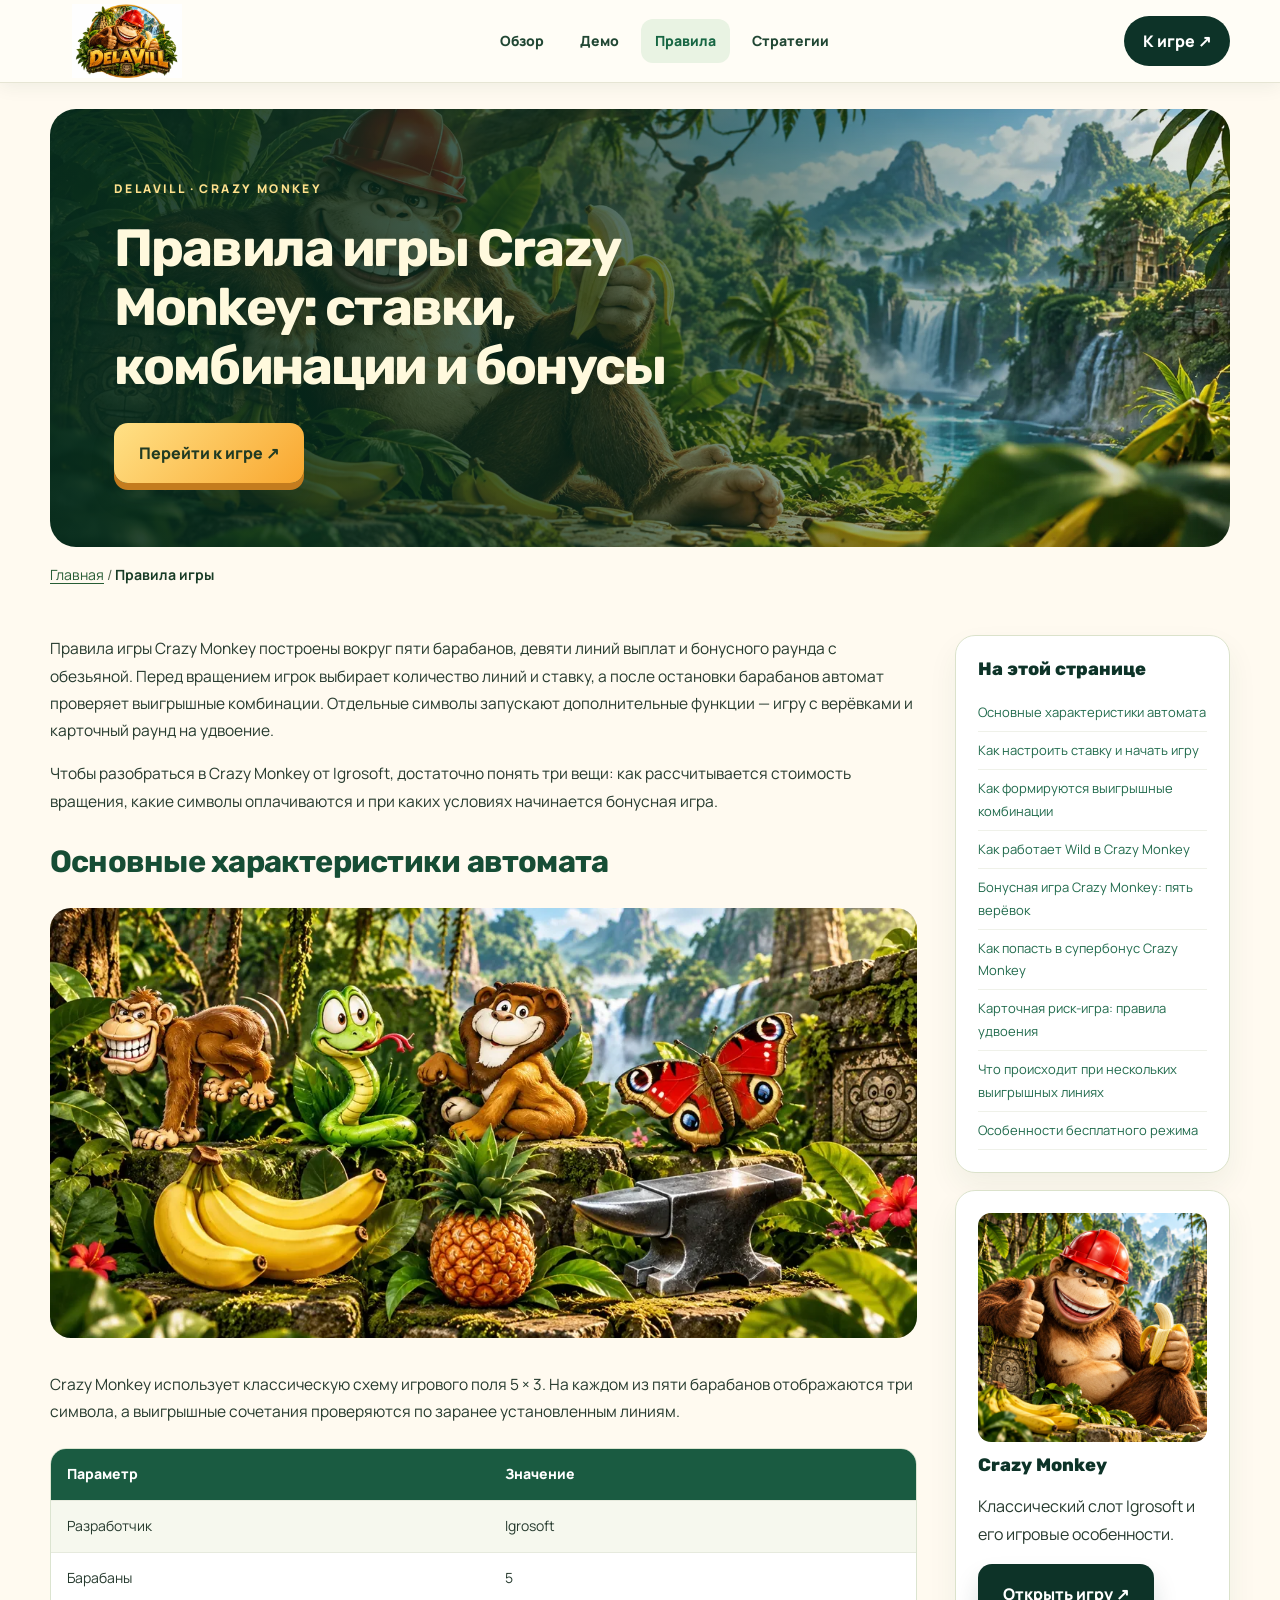
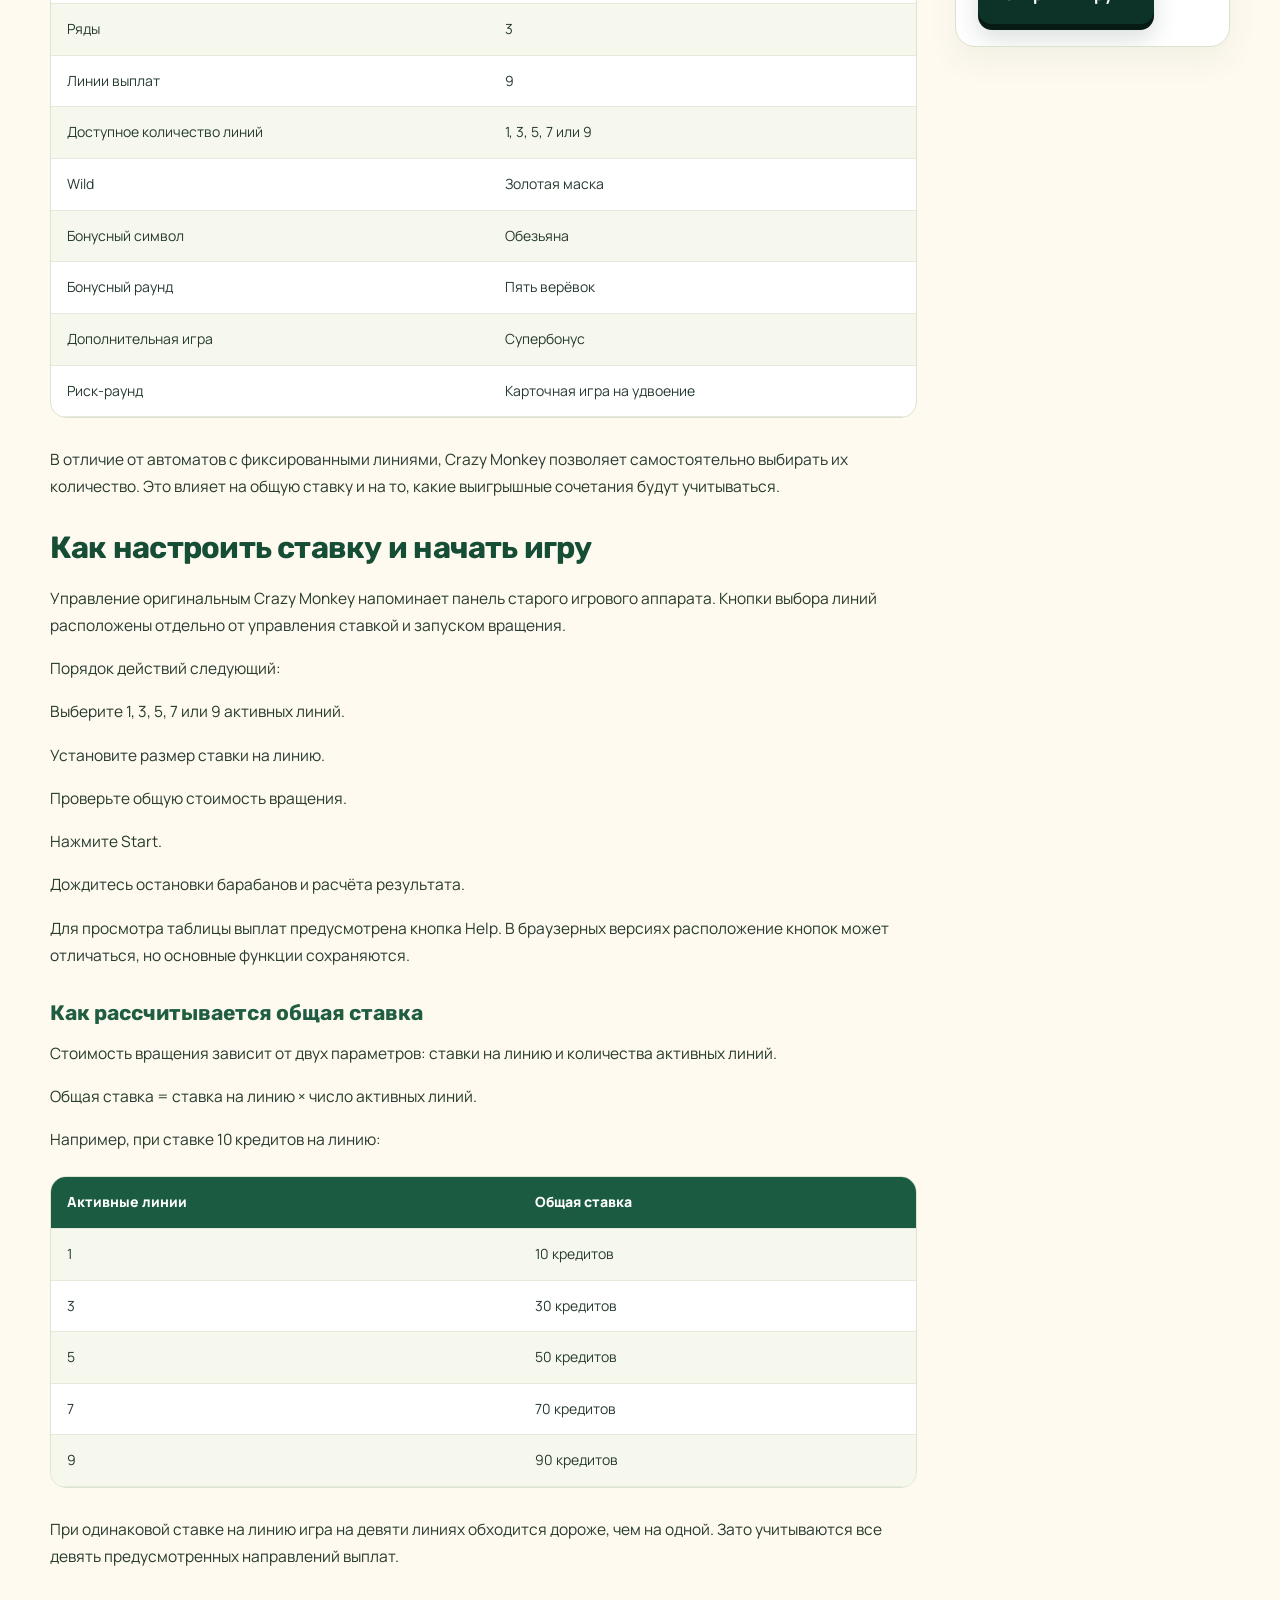
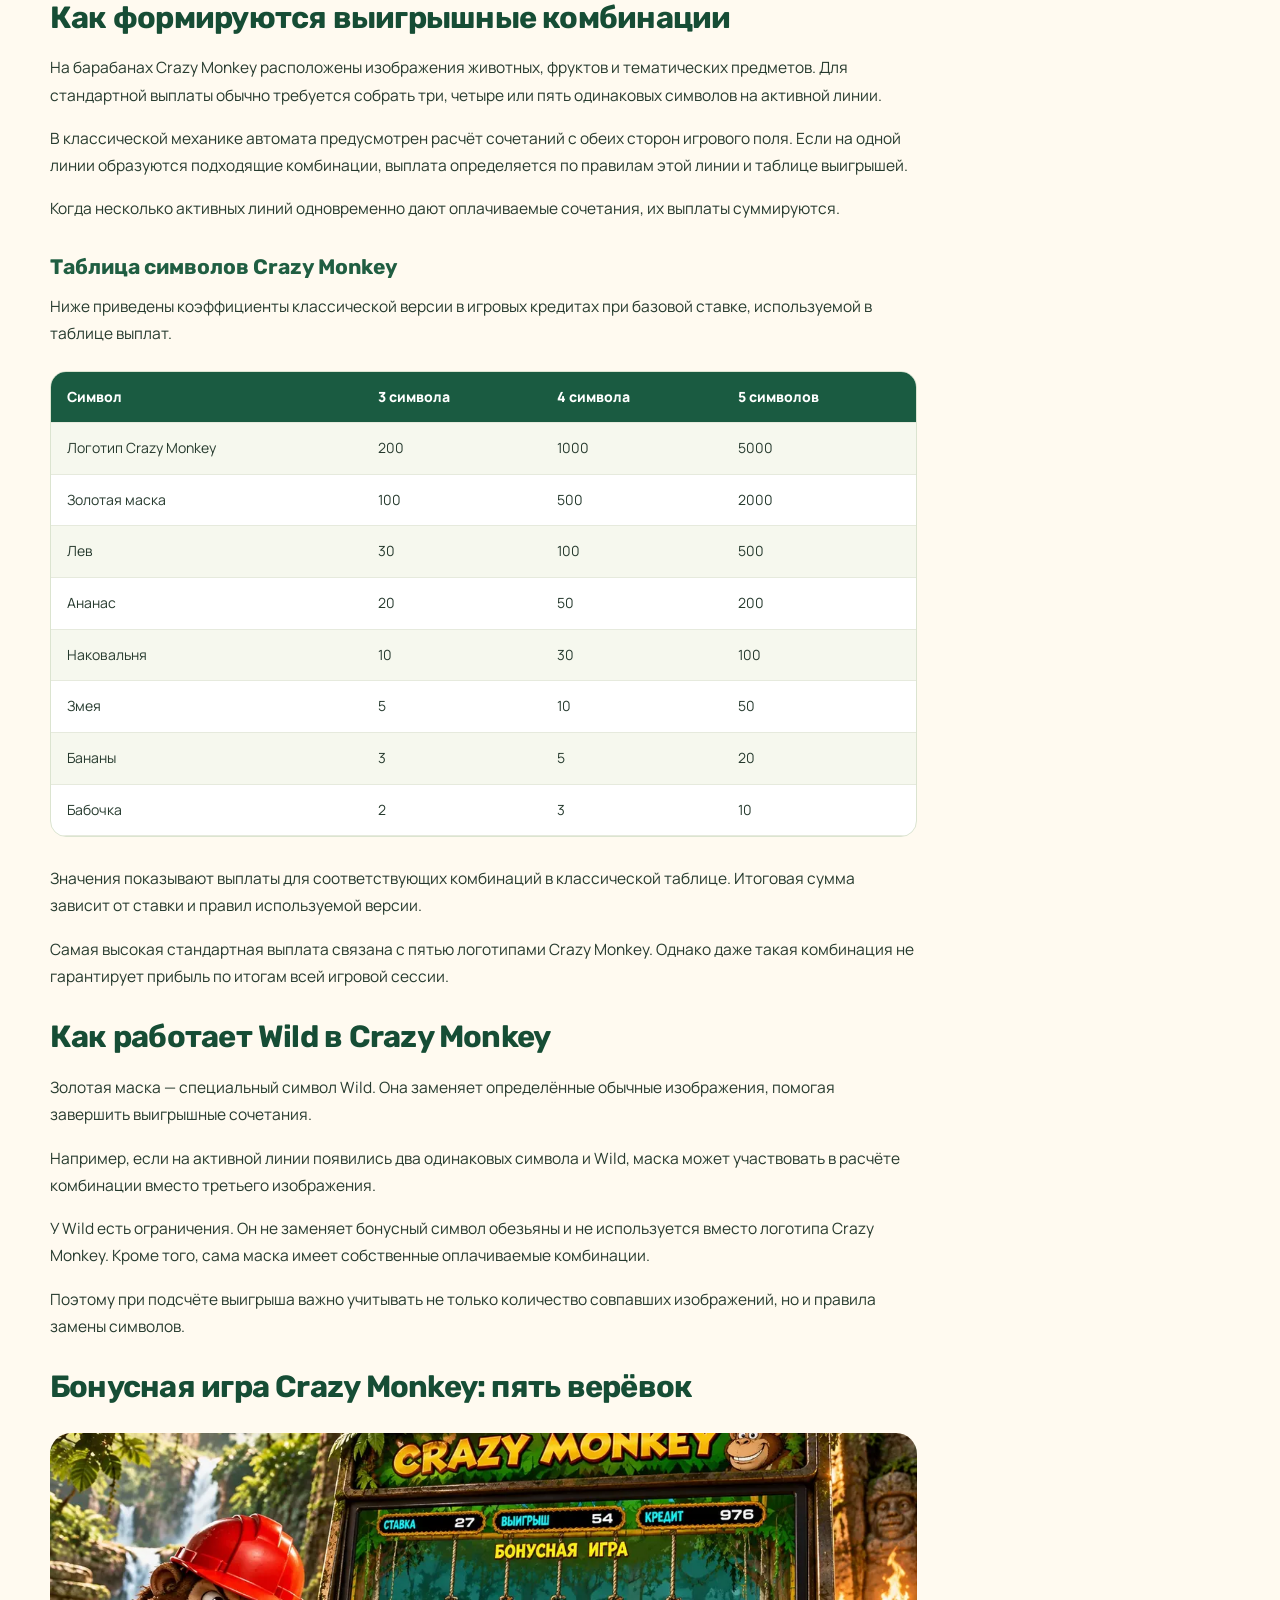
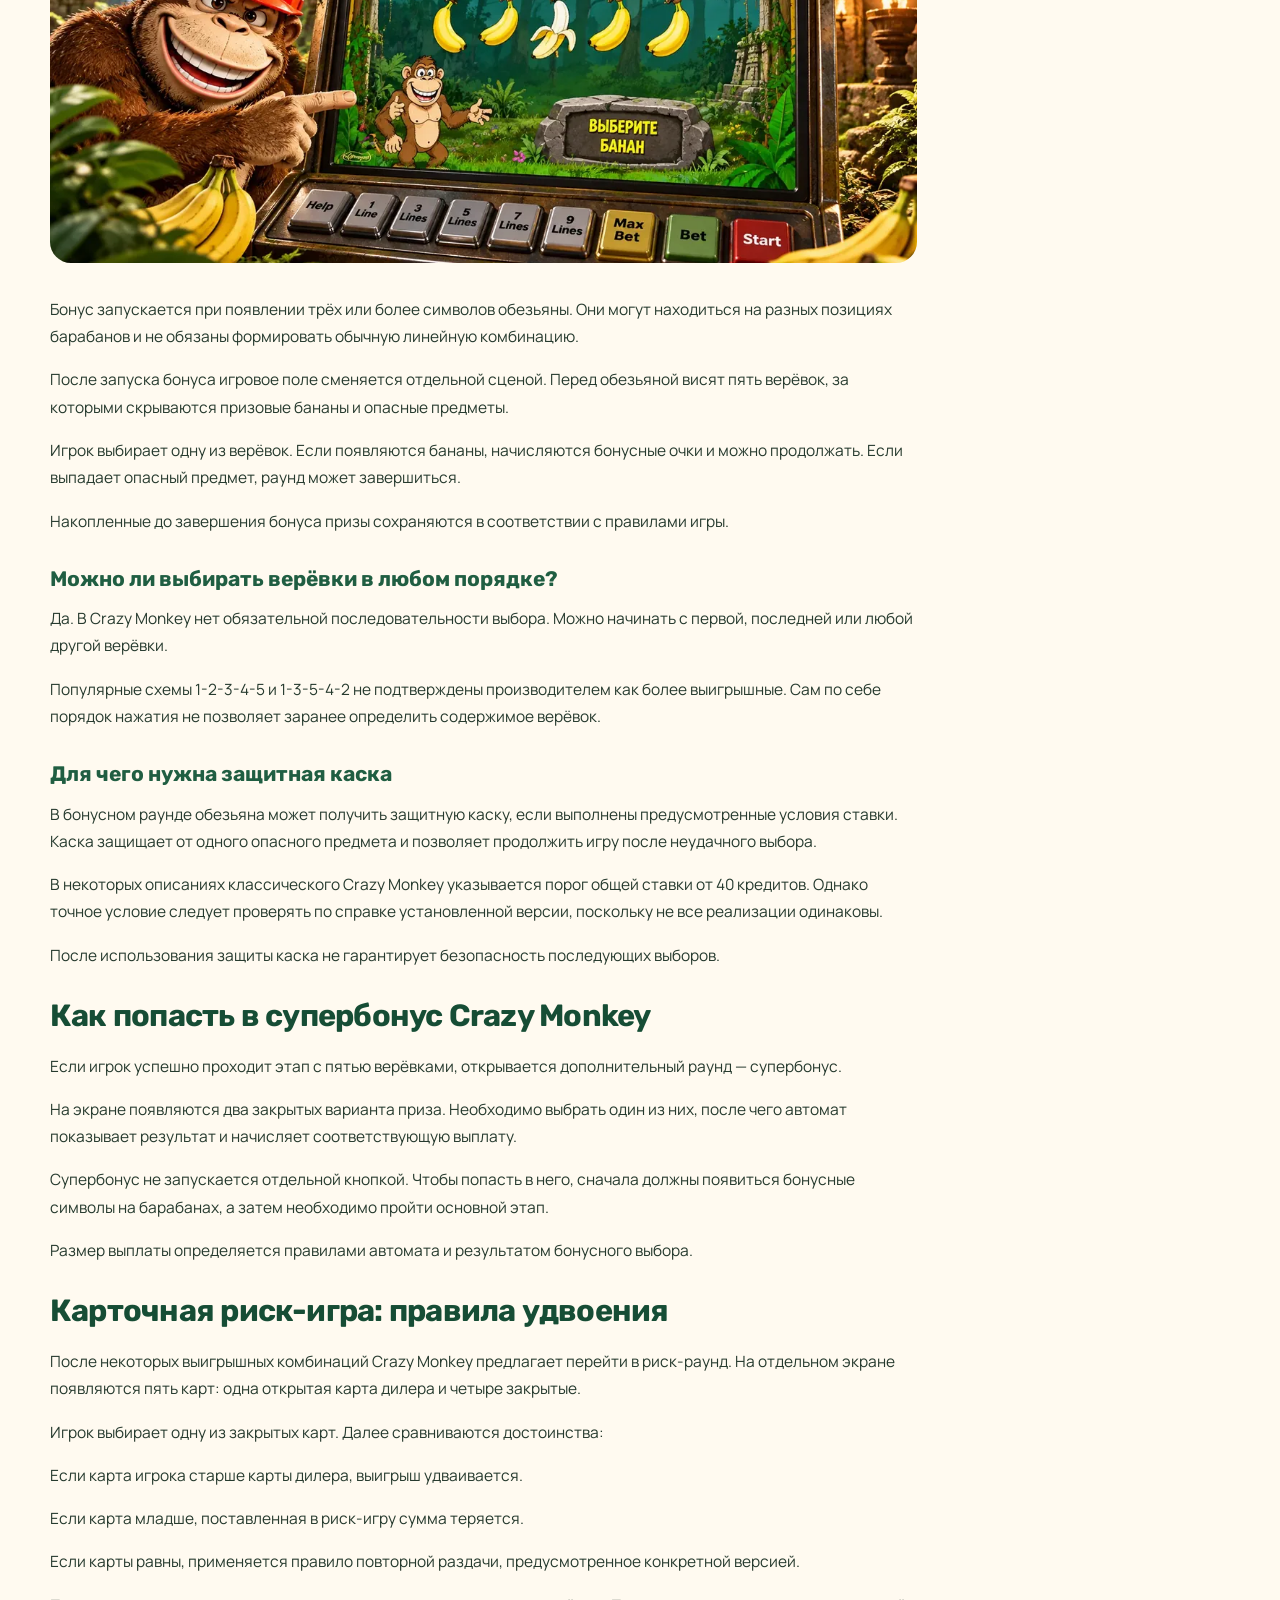
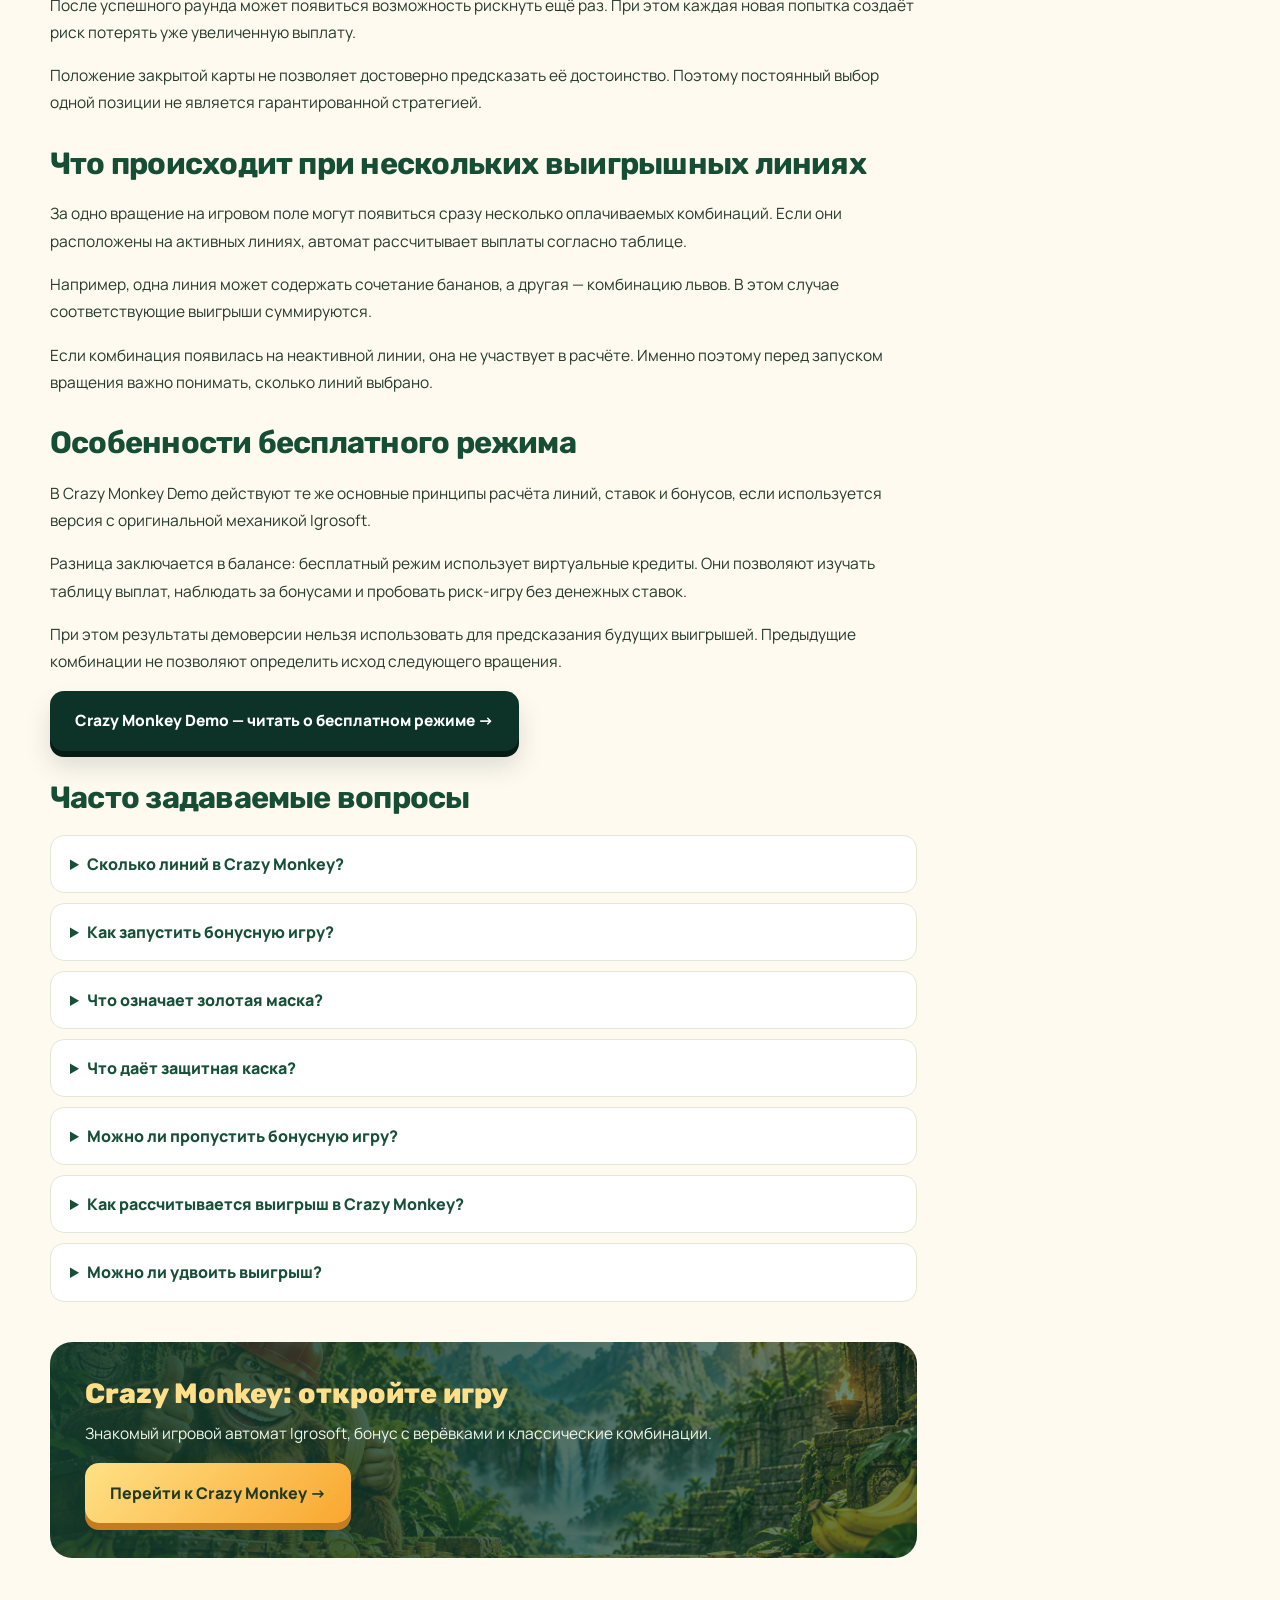
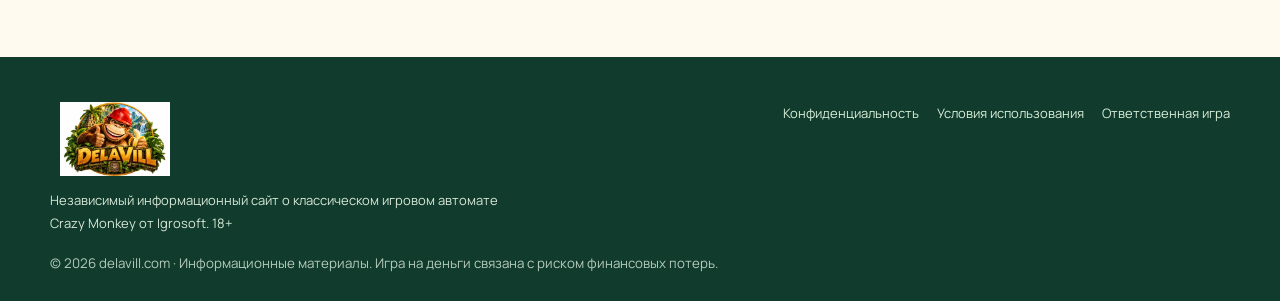
<file: pravila-igry/index.html>
<!DOCTYPE html>
<html lang="ru"><head><meta charset="utf-8"/><meta content="width=device-width,initial-scale=1" name="viewport"/><title>Правила Игры Crazy Monkey — Линии, Бонусы и Выплаты</title><meta content="Правила игры Crazy Monkey от Igrosoft: как рассчитываются выигрыши, сколько линий в автомате, как работают Wild, бонус с верёвками, суперигра и риск-раунд." name="description"/><meta content="aLcMnqOKmMKoostvGkSnWCxCtEOxSDMgXR_6V8SjmLY" name="google-site-verification"/><link href="https://delavill.com/pravila-igry/" rel="canonical"/><meta content="website" property="og:type"/><meta content="Правила Игры Crazy Monkey — Линии, Бонусы и Выплаты" property="og:title"/><meta content="Правила игры Crazy Monkey от Igrosoft: как рассчитываются выигрыши, сколько линий в автомате, как работают Wild, бонус с верёвками, суперигра и риск-раунд." property="og:description"/><meta content="https://delavill.com/pravila-igry/" property="og:url"/><meta content="https://delavill.com/assets/hero.webp" property="og:image"/><link href="/assets/favicon.webp" rel="icon" type="image/webp"/><link href="/assets/style.css" rel="stylesheet"/><meta content="index,follow,max-image-preview:large,max-snippet:-1,max-video-preview:-1" name="robots"/><meta content="#183a21" name="theme-color"/><meta content="summary_large_image" name="twitter:card"/><meta content="Правила Игры Crazy Monkey — Линии, Бонусы и Выплаты" name="twitter:title"/><meta content="Правила игры Crazy Monkey от Igrosoft: как рассчитываются выигрыши, сколько линий в автомате, как работают Wild, бонус с верёвками, суперигра и риск-раунд." name="twitter:description"/><meta content="https://delavill.com/assets/hero.webp" name="twitter:image"/><meta content="ru_RU" property="og:locale"/><meta content="Delavill" property="og:site_name"/><link as="image" as_="image" href="/assets/hero.webp" rel="preload"/><script type="application/ld+json">{"@context":"https://schema.org","@graph":[{"@type":"Organization","@id":"https://delavill.com/#organization","name":"Delavill","url":"https://delavill.com/","logo":{"@type":"ImageObject","url":"https://delavill.com/assets/logo.webp"}},{"@type":"WebSite","@id":"https://delavill.com/#website","url":"https://delavill.com/","name":"Delavill","inLanguage":"ru","publisher":{"@id":"https://delavill.com/#organization"}},{"@type":"VideoGame","@id":"https://delavill.com/#crazy-monkey","name":"Crazy Monkey","description":"Классический видеослот Igrosoft с пятью барабанами, девятью линиями выплат и бонусом с верёвками.","genre":"Slot game","publisher":{"@type":"Organization","name":"Igrosoft"},"image":"https://delavill.com/assets/gameplay.webp"},{"@type":"WebPage","@id":"https://delavill.com/pravila-igry/#webpage","url":"https://delavill.com/pravila-igry/","name":"Правила Игры Crazy Monkey — Линии, Бонусы и Выплаты","description":"Правила игры Crazy Monkey от Igrosoft: как рассчитываются выигрыши, сколько линий в автомате, как работают Wild, бонус с верёвками, суперигра и риск-раунд.","inLanguage":"ru","isPartOf":{"@id":"https://delavill.com/#website"},"about":{"@id":"https://delavill.com/#crazy-monkey"},"primaryImageOfPage":{"@type":"ImageObject","url":"https://delavill.com/assets/hero.webp"},"breadcrumb":{"@id":"https://delavill.com/pravila-igry/#breadcrumbs"},"hasPart":{"@id":"https://delavill.com/pravila-igry/#faq"}},{"@type":"BreadcrumbList","@id":"https://delavill.com/pravila-igry/#breadcrumbs","itemListElement":[{"@type":"ListItem","position":1,"name":"Главная","item":"https://delavill.com/"},{"@type":"ListItem","position":2,"name":"Правила игры","item":"https://delavill.com/pravila-igry/"}]},{"@type":"FAQPage","@id":"https://delavill.com/pravila-igry/#faq","mainEntity":[{"@type":"Question","name":"Сколько линий в Crazy Monkey?","acceptedAnswer":{"@type":"Answer","text":"В автомате предусмотрено девять линий выплат. Игрок может активировать 1, 3, 5, 7 или 9 линий перед вращением."}},{"@type":"Question","name":"Как запустить бонусную игру?","acceptedAnswer":{"@type":"Answer","text":"Для активации бонуса должны появиться три или более символа обезьяны. Их расположение не обязано соответствовать обычной выигрышной линии."}},{"@type":"Question","name":"Что означает золотая маска?","acceptedAnswer":{"@type":"Answer","text":"Это Wild-символ. Он заменяет некоторые обычные изображения в оплачиваемых комбинациях, но не подменяет бонусную обезьяну и логотип игры."}},{"@type":"Question","name":"Что даёт защитная каска?","acceptedAnswer":{"@type":"Answer","text":"Каска позволяет обезьяне пережить один опасный предмет в бонусной игре. Для её появления необходимо выполнить условия ставки, предусмотренные конкретной версией."}},{"@type":"Question","name":"Можно ли пропустить бонусную игру?","acceptedAnswer":{"@type":"Answer","text":"Это зависит от реализации автомата. В классической механике бонус предусматривает выбор верёвок, а в отдельных браузерных версиях могут быть дополнительные элементы управления."}},{"@type":"Question","name":"Как рассчитывается выигрыш в Crazy Monkey?","acceptedAnswer":{"@type":"Answer","text":"Автомат проверяет совпадения на активных линиях и начисляет выплаты согласно таблице. Если за одно вращение образовалось несколько оплачиваемых комбинаций, их выигрыши суммируются."}},{"@type":"Question","name":"Можно ли удвоить выигрыш?","acceptedAnswer":{"@type":"Answer","text":"Да, после некоторых выигрышных вращений доступна карточная риск-игра. Успешный выбор увеличивает выплату, а неудачный может привести к её потере."}}]}]}</script></head><body><header class="site-header"><div class="container head-inner"><a aria-label="Delavill — главная" class="brand" href="/"><img alt="Delavill — Crazy Monkey" decoding="async" height="467" loading="lazy" src="/assets/logo.webp" width="700"/></a><nav aria-label="Основная навигация" class="main-nav"><a class="" href="/">Обзор</a><a class="" href="/demo/">Демо</a><a class="active" href="/pravila-igry/">Правила</a><a class="" href="/strategiya/">Стратегии</a></nav><a class="header-cta" href="/go/">К игре ↗</a></div></header><div class="container"><section class="hero content-hero"><div class="hero-content"><span class="eyebrow">DELAVILL · CRAZY MONKEY</span><h1>Правила игры Crazy Monkey: ставки, комбинации и бонусы</h1><div class="btn-row"><a class="btn" href="/go/">Перейти к игре ↗</a></div></div></section></div><nav aria-label="Хлебные крошки" class="breadcrumbs container"><a href="/">Главная</a><span aria-hidden="true"> / </span><span aria-current="page">Правила игры</span></nav><div class="container page-layout"><main class="article"><p>Правила игры Crazy Monkey построены вокруг пяти барабанов, девяти линий выплат и бонусного раунда с обезьяной. Перед вращением игрок выбирает количество линий и ставку, а после остановки барабанов автомат проверяет выигрышные комбинации. Отдельные символы запускают дополнительные функции — игру с верёвками и карточный раунд на удвоение.</p><p>Чтобы разобраться в Crazy Monkey от Igrosoft, достаточно понять три вещи: как рассчитывается стоимость вращения, какие символы оплачиваются и при каких условиях начинается бонусная игра.</p><h2 id="основные-характеристики-автомата">Основные характеристики автомата</h2><figure class="visual"><img alt="Crazy Monkey — Основные характеристики автомата" decoding="async" height="941" loading="lazy" sizes="(max-width: 720px) 100vw, (max-width: 1100px) 80vw, 960px" src="/assets/symbols.webp" srcset="/assets/symbols-480.webp 480w, /assets/symbols-800.webp 800w, /assets/symbols-1200.webp 1200w, /assets/symbols.webp 1672w" width="1672"/></figure><p>Crazy Monkey использует классическую схему игрового поля 5 × 3. На каждом из пяти барабанов отображаются три символа, а выигрышные сочетания проверяются по заранее установленным линиям.</p><div class="table-wrap"><table class="data-table"><tbody><tr><th>Параметр</th><th>Значение</th></tr><tr><td>Разработчик</td><td>Igrosoft</td></tr><tr><td>Барабаны</td><td>5</td></tr><tr><td>Ряды</td><td>3</td></tr><tr><td>Линии выплат</td><td>9</td></tr><tr><td>Доступное количество линий</td><td>1, 3, 5, 7 или 9</td></tr><tr><td>Wild</td><td>Золотая маска</td></tr><tr><td>Бонусный символ</td><td>Обезьяна</td></tr><tr><td>Бонусный раунд</td><td>Пять верёвок</td></tr><tr><td>Дополнительная игра</td><td>Супербонус</td></tr><tr><td>Риск-раунд</td><td>Карточная игра на удвоение</td></tr></tbody></table></div><p>В отличие от автоматов с фиксированными линиями, Crazy Monkey позволяет самостоятельно выбирать их количество. Это влияет на общую ставку и на то, какие выигрышные сочетания будут учитываться.</p><h2 id="как-настроить-ставку-и-начать-игру">Как настроить ставку и начать игру</h2><p>Управление оригинальным Crazy Monkey напоминает панель старого игрового аппарата. Кнопки выбора линий расположены отдельно от управления ставкой и запуском вращения.</p><p>Порядок действий следующий:</p><p>Выберите 1, 3, 5, 7 или 9 активных линий.</p><p>Установите размер ставки на линию.</p><p>Проверьте общую стоимость вращения.</p><p>Нажмите Start.</p><p>Дождитесь остановки барабанов и расчёта результата.</p><p>Для просмотра таблицы выплат предусмотрена кнопка Help. В браузерных версиях расположение кнопок может отличаться, но основные функции сохраняются.</p><h3 id="как-рассчитывается-общая-ставка">Как рассчитывается общая ставка</h3><p>Стоимость вращения зависит от двух параметров: ставки на линию и количества активных линий.</p><p>Общая ставка = ставка на линию × число активных линий.</p><p>Например, при ставке 10 кредитов на линию:</p><div class="table-wrap"><table class="data-table"><tbody><tr><th>Активные линии</th><th>Общая ставка</th></tr><tr><td>1</td><td>10 кредитов</td></tr><tr><td>3</td><td>30 кредитов</td></tr><tr><td>5</td><td>50 кредитов</td></tr><tr><td>7</td><td>70 кредитов</td></tr><tr><td>9</td><td>90 кредитов</td></tr></tbody></table></div><p>При одинаковой ставке на линию игра на девяти линиях обходится дороже, чем на одной. Зато учитываются все девять предусмотренных направлений выплат.</p><h2 id="как-формируются-выигрышные-комбинации">Как формируются выигрышные комбинации</h2><p>На барабанах Crazy Monkey расположены изображения животных, фруктов и тематических предметов. Для стандартной выплаты обычно требуется собрать три, четыре или пять одинаковых символов на активной линии.</p><p>В классической механике автомата предусмотрен расчёт сочетаний с обеих сторон игрового поля. Если на одной линии образуются подходящие комбинации, выплата определяется по правилам этой линии и таблице выигрышей.</p><p>Когда несколько активных линий одновременно дают оплачиваемые сочетания, их выплаты суммируются.</p><h3 id="таблица-символов-crazy-monkey">Таблица символов Crazy Monkey</h3><p>Ниже приведены коэффициенты классической версии в игровых кредитах при базовой ставке, используемой в таблице выплат.</p><div class="table-wrap"><table class="data-table"><tbody><tr><th>Символ</th><th>3 символа</th><th>4 символа</th><th>5 символов</th></tr><tr><td>Логотип Crazy Monkey</td><td>200</td><td>1000</td><td>5000</td></tr><tr><td>Золотая маска</td><td>100</td><td>500</td><td>2000</td></tr><tr><td>Лев</td><td>30</td><td>100</td><td>500</td></tr><tr><td>Ананас</td><td>20</td><td>50</td><td>200</td></tr><tr><td>Наковальня</td><td>10</td><td>30</td><td>100</td></tr><tr><td>Змея</td><td>5</td><td>10</td><td>50</td></tr><tr><td>Бананы</td><td>3</td><td>5</td><td>20</td></tr><tr><td>Бабочка</td><td>2</td><td>3</td><td>10</td></tr></tbody></table></div><p>Значения показывают выплаты для соответствующих комбинаций в классической таблице. Итоговая сумма зависит от ставки и правил используемой версии.</p><p>Самая высокая стандартная выплата связана с пятью логотипами Crazy Monkey. Однако даже такая комбинация не гарантирует прибыль по итогам всей игровой сессии.</p><h2 id="как-работает-wild-в-crazy-monkey">Как работает Wild в Crazy Monkey</h2><p>Золотая маска — специальный символ Wild. Она заменяет определённые обычные изображения, помогая завершить выигрышные сочетания.</p><p>Например, если на активной линии появились два одинаковых символа и Wild, маска может участвовать в расчёте комбинации вместо третьего изображения.</p><p>У Wild есть ограничения. Он не заменяет бонусный символ обезьяны и не используется вместо логотипа Crazy Monkey. Кроме того, сама маска имеет собственные оплачиваемые комбинации.</p><p>Поэтому при подсчёте выигрыша важно учитывать не только количество совпавших изображений, но и правила замены символов.</p><h2 id="бонусная-игра-crazy-monkey-пять-верёвок">Бонусная игра Crazy Monkey: пять верёвок</h2><figure class="visual"><img alt="Crazy Monkey — Бонусная игра Crazy Monkey: пять верёвок" decoding="async" height="941" loading="lazy" sizes="(max-width: 720px) 100vw, (max-width: 1100px) 80vw, 960px" src="/assets/bonus.webp" srcset="/assets/bonus-480.webp 480w, /assets/bonus-800.webp 800w, /assets/bonus-1200.webp 1200w, /assets/bonus.webp 1672w" width="1672"/></figure><p>Бонус запускается при появлении трёх или более символов обезьяны. Они могут находиться на разных позициях барабанов и не обязаны формировать обычную линейную комбинацию.</p><p>После запуска бонуса игровое поле сменяется отдельной сценой. Перед обезьяной висят пять верёвок, за которыми скрываются призовые бананы и опасные предметы.</p><p>Игрок выбирает одну из верёвок. Если появляются бананы, начисляются бонусные очки и можно продолжать. Если выпадает опасный предмет, раунд может завершиться.</p><p>Накопленные до завершения бонуса призы сохраняются в соответствии с правилами игры.</p><h3 id="можно-ли-выбирать-верёвки-в-любом-порядке">Можно ли выбирать верёвки в любом порядке?</h3><p>Да. В Crazy Monkey нет обязательной последовательности выбора. Можно начинать с первой, последней или любой другой верёвки.</p><p>Популярные схемы 1-2-3-4-5 и 1-3-5-4-2 не подтверждены производителем как более выигрышные. Сам по себе порядок нажатия не позволяет заранее определить содержимое верёвок.</p><h3 id="для-чего-нужна-защитная-каска">Для чего нужна защитная каска</h3><p>В бонусном раунде обезьяна может получить защитную каску, если выполнены предусмотренные условия ставки. Каска защищает от одного опасного предмета и позволяет продолжить игру после неудачного выбора.</p><p>В некоторых описаниях классического Crazy Monkey указывается порог общей ставки от 40 кредитов. Однако точное условие следует проверять по справке установленной версии, поскольку не все реализации одинаковы.</p><p>После использования защиты каска не гарантирует безопасность последующих выборов.</p><h2 id="как-попасть-в-супербонус-crazy-monkey">Как попасть в супербонус Crazy Monkey</h2><p>Если игрок успешно проходит этап с пятью верёвками, открывается дополнительный раунд — супербонус.</p><p>На экране появляются два закрытых варианта приза. Необходимо выбрать один из них, после чего автомат показывает результат и начисляет соответствующую выплату.</p><p>Супербонус не запускается отдельной кнопкой. Чтобы попасть в него, сначала должны появиться бонусные символы на барабанах, а затем необходимо пройти основной этап.</p><p>Размер выплаты определяется правилами автомата и результатом бонусного выбора.</p><h2 id="карточная-риск-игра-правила-удвоения">Карточная риск-игра: правила удвоения</h2><p>После некоторых выигрышных комбинаций Crazy Monkey предлагает перейти в риск-раунд. На отдельном экране появляются пять карт: одна открытая карта дилера и четыре закрытые.</p><p>Игрок выбирает одну из закрытых карт. Далее сравниваются достоинства:</p><p>Если карта игрока старше карты дилера, выигрыш удваивается.</p><p>Если карта младше, поставленная в риск-игру сумма теряется.</p><p>Если карты равны, применяется правило повторной раздачи, предусмотренное конкретной версией.</p><p>После успешного раунда может появиться возможность рискнуть ещё раз. При этом каждая новая попытка создаёт риск потерять уже увеличенную выплату.</p><p>Положение закрытой карты не позволяет достоверно предсказать её достоинство. Поэтому постоянный выбор одной позиции не является гарантированной стратегией.</p><h2 id="что-происходит-при-нескольких-выигрышных-линиях">Что происходит при нескольких выигрышных линиях</h2><p>За одно вращение на игровом поле могут появиться сразу несколько оплачиваемых комбинаций. Если они расположены на активных линиях, автомат рассчитывает выплаты согласно таблице.</p><p>Например, одна линия может содержать сочетание бананов, а другая — комбинацию львов. В этом случае соответствующие выигрыши суммируются.</p><p>Если комбинация появилась на неактивной линии, она не участвует в расчёте. Именно поэтому перед запуском вращения важно понимать, сколько линий выбрано.</p><h2 id="особенности-бесплатного-режима">Особенности бесплатного режима</h2><p>В Crazy Monkey Demo действуют те же основные принципы расчёта линий, ставок и бонусов, если используется версия с оригинальной механикой Igrosoft.</p><p>Разница заключается в балансе: бесплатный режим использует виртуальные кредиты. Они позволяют изучать таблицу выплат, наблюдать за бонусами и пробовать риск-игру без денежных ставок.</p><p>При этом результаты демоверсии нельзя использовать для предсказания будущих выигрышей. Предыдущие комбинации не позволяют определить исход следующего вращения.</p><p><a class="btn dark" href="/demo/">Crazy Monkey Demo — читать о бесплатном режиме →</a></p><section class="faq" id="faq"><h2>Часто задаваемые вопросы</h2><details><summary>Сколько линий в Crazy Monkey?</summary><p>В автомате предусмотрено девять линий выплат. Игрок может активировать 1, 3, 5, 7 или 9 линий перед вращением.</p></details><details><summary>Как запустить бонусную игру?</summary><p>Для активации бонуса должны появиться три или более символа обезьяны. Их расположение не обязано соответствовать обычной выигрышной линии.</p></details><details><summary>Что означает золотая маска?</summary><p>Это Wild-символ. Он заменяет некоторые обычные изображения в оплачиваемых комбинациях, но не подменяет бонусную обезьяну и логотип игры.</p></details><details><summary>Что даёт защитная каска?</summary><p>Каска позволяет обезьяне пережить один опасный предмет в бонусной игре. Для её появления необходимо выполнить условия ставки, предусмотренные конкретной версией.</p></details><details><summary>Можно ли пропустить бонусную игру?</summary><p>Это зависит от реализации автомата. В классической механике бонус предусматривает выбор верёвок, а в отдельных браузерных версиях могут быть дополнительные элементы управления.</p></details><details><summary>Как рассчитывается выигрыш в Crazy Monkey?</summary><p>Автомат проверяет совпадения на активных линиях и начисляет выплаты согласно таблице. Если за одно вращение образовалось несколько оплачиваемых комбинаций, их выигрыши суммируются.</p></details><details><summary>Можно ли удвоить выигрыш?</summary><p>Да, после некоторых выигрышных вращений доступна карточная риск-игра. Успешный выбор увеличивает выплату, а неудачный может привести к её потере.</p></details></section><div class="cta-panel"><h3>Crazy Monkey: откройте игру</h3><p>Знакомый игровой автомат Igrosoft, бонус с верёвками и классические комбинации.</p><a class="btn" href="/go/">Перейти к Crazy Monkey →</a></div></main><aside class="side"><div class="side-card"><h3>На этой странице</h3><a href="#основные-характеристики-автомата">Основные характеристики автомата</a><a href="#как-настроить-ставку-и-начать-игру">Как настроить ставку и начать игру</a><a href="#как-формируются-выигрышные-комбинации">Как формируются выигрышные комбинации</a><a href="#как-работает-wild-в-crazy-monkey">Как работает Wild в Crazy Monkey</a><a href="#бонусная-игра-crazy-monkey-пять-верёвок">Бонусная игра Crazy Monkey: пять верёвок</a><a href="#как-попасть-в-супербонус-crazy-monkey">Как попасть в супербонус Crazy Monkey</a><a href="#карточная-риск-игра-правила-удвоения">Карточная риск-игра: правила удвоения</a><a href="#что-происходит-при-нескольких-выигрышных-линиях">Что происходит при нескольких выигрышных линиях</a><a href="#особенности-бесплатного-режима">Особенности бесплатного режима</a></div><div class="side-card"><img alt="Персонаж Crazy Monkey в джунглях" decoding="async" height="1200" loading="lazy" sizes="(max-width: 720px) 100vw, (max-width: 1100px) 80vw, 960px" src="/assets/character.webp" srcset="/assets/character-480.webp 480w, /assets/character-800.webp 800w, /assets/character.webp 1200w" width="1200"/><h3>Crazy Monkey</h3><p>Классический слот Igrosoft и его игровые особенности.</p><a class="btn dark" href="/go/">Открыть игру ↗</a></div></aside></div><footer class="footer"><div class="container footer-grid"><div><a class="brand" href="/"><img alt="Delavill" decoding="async" height="467" loading="lazy" src="/assets/logo.webp" width="700"/></a><p class="tagline">Независимый информационный сайт о классическом игровом автомате Crazy Monkey от Igrosoft. 18+</p></div><div class="footer-links"><a href="/privacy-policy/">Конфиденциальность</a><a href="/terms/">Условия использования</a><a href="/responsible-gaming/">Ответственная игра</a></div></div><div class="container"><small>© 2026 delavill.com · Информационные материалы. Игра на деньги связана с риском финансовых потерь.</small></div></footer></body></html>
</file>
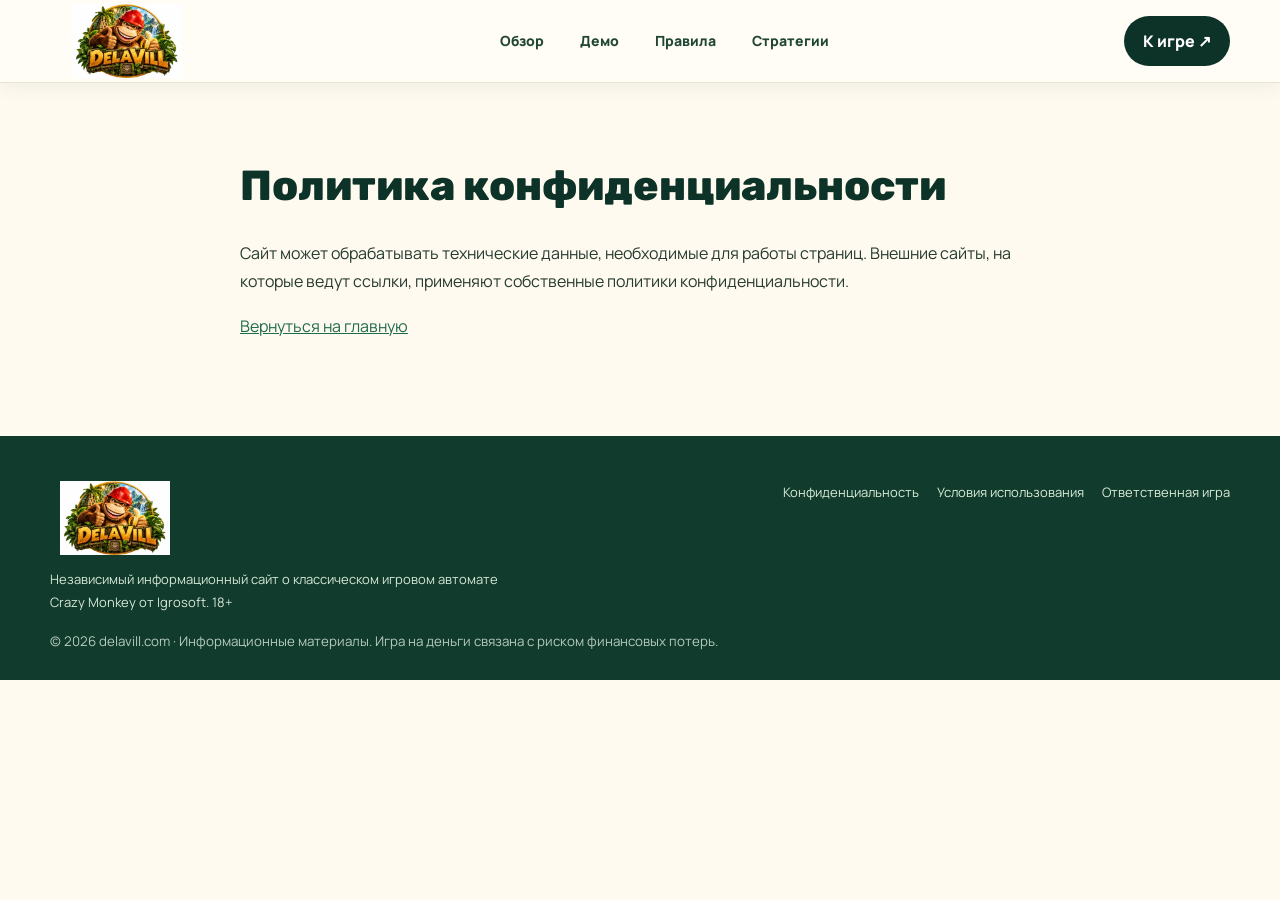
<file: privacy-policy/index.html>
<!doctype html><html lang="ru"><head><meta charset="utf-8"><meta name="viewport" content="width=device-width,initial-scale=1"><title>Политика конфиденциальности — Delavill</title><meta name="description" content="Сайт может обрабатывать технические данные, необходимые для работы страниц. Внешние сайты, на которые ведут ссылки, применяют собственные политики конфиденциальности."><meta name="google-site-verification" content="aLcMnqOKmMKoostvGkSnWCxCtEOxSDMgXR_6V8SjmLY"><link rel="canonical" href="https://delavill.com/privacy-policy/"><meta property="og:type" content="website"><meta property="og:title" content="Политика конфиденциальности — Delavill"><meta property="og:description" content="Сайт может обрабатывать технические данные, необходимые для работы страниц. Внешние сайты, на которые ведут ссылки, применяют собственные политики конфиденциальности."><meta property="og:url" content="https://delavill.com/privacy-policy/"><meta property="og:image" content="https://delavill.com/assets/hero.webp"><link rel="icon" href="/assets/favicon.webp" type="image/webp"><link rel="stylesheet" href="/assets/style.css"><script type="application/ld+json">{"@context": "https://schema.org", "@type": "WebPage", "name": "Политика конфиденциальности — Delavill", "url": "https://delavill.com/privacy-policy/", "description": "Сайт может обрабатывать технические данные, необходимые для работы страниц. Внешние сайты, на которые ведут ссылки, применяют собственные политики конфиденциальности."}</script></head><body><header class="site-header"><div class="container head-inner"><a class="brand" href="/" aria-label="Delavill — главная"><img src="/assets/logo.webp" alt="Delavill — Crazy Monkey" /></a><nav class="main-nav" aria-label="Основная навигация"><a class="" href="/">Обзор</a><a class="" href="/demo/">Демо</a><a class="" href="/pravila-igry/">Правила</a><a class="" href="/strategiya/">Стратегии</a></nav><a class="header-cta" href="/go/">К игре ↗</a></div></header><main class="container legal"><h1>Политика конфиденциальности</h1><p>Сайт может обрабатывать технические данные, необходимые для работы страниц. Внешние сайты, на которые ведут ссылки, применяют собственные политики конфиденциальности.</p><p><a href="/">Вернуться на главную</a></p></main><footer class="footer"><div class="container footer-grid"><div><a class="brand" href="/"><img src="/assets/logo.webp" alt="Delavill" /></a><p class="tagline">Независимый информационный сайт о классическом игровом автомате Crazy Monkey от Igrosoft. 18+</p></div><div class="footer-links"><a href="/privacy-policy/">Конфиденциальность</a><a href="/terms/">Условия использования</a><a href="/responsible-gaming/">Ответственная игра</a></div></div><div class="container"><small>© 2026 delavill.com · Информационные материалы. Игра на деньги связана с риском финансовых потерь.</small></div></footer></body></html>
</file>
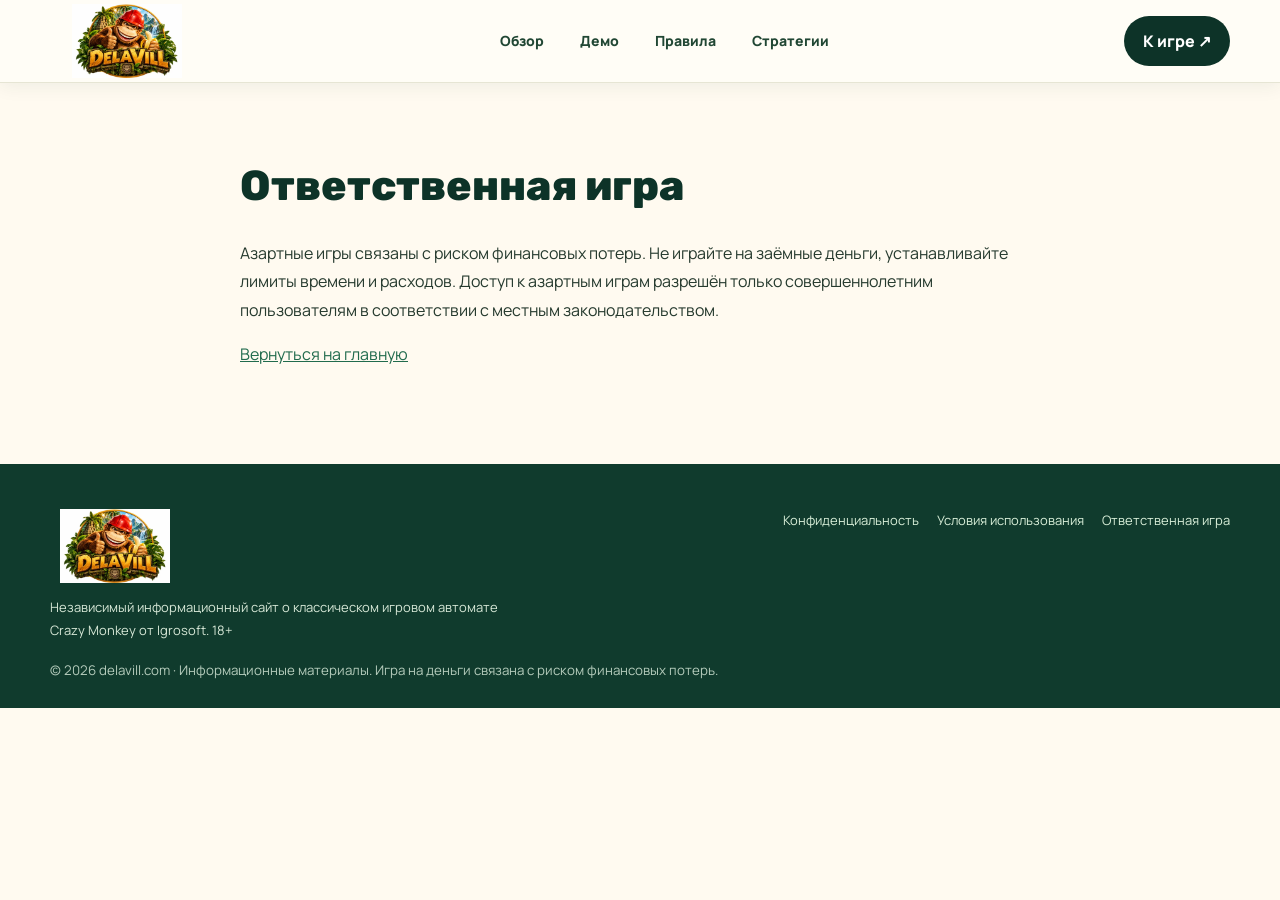
<file: responsible-gaming/index.html>
<!doctype html><html lang="ru"><head><meta charset="utf-8"><meta name="viewport" content="width=device-width,initial-scale=1"><title>Ответственная игра — Delavill</title><meta name="description" content="Азартные игры связаны с риском финансовых потерь. Не играйте на заёмные деньги, устанавливайте лимиты времени и расходов. Доступ к азартным играм разрешён только совершеннолетним пользователям в соответствии с местным законодательством."><meta name="google-site-verification" content="aLcMnqOKmMKoostvGkSnWCxCtEOxSDMgXR_6V8SjmLY"><link rel="canonical" href="https://delavill.com/responsible-gaming/"><meta property="og:type" content="website"><meta property="og:title" content="Ответственная игра — Delavill"><meta property="og:description" content="Азартные игры связаны с риском финансовых потерь. Не играйте на заёмные деньги, устанавливайте лимиты времени и расходов. Доступ к азартным играм разрешён только совершеннолетним пользователям в соответствии с местным законодательством."><meta property="og:url" content="https://delavill.com/responsible-gaming/"><meta property="og:image" content="https://delavill.com/assets/hero.webp"><link rel="icon" href="/assets/favicon.webp" type="image/webp"><link rel="stylesheet" href="/assets/style.css"><script type="application/ld+json">{"@context": "https://schema.org", "@type": "WebPage", "name": "Ответственная игра — Delavill", "url": "https://delavill.com/responsible-gaming/", "description": "Азартные игры связаны с риском финансовых потерь. Не играйте на заёмные деньги, устанавливайте лимиты времени и расходов. Доступ к азартным играм разрешён только совершеннолетним пользователям в соответствии с местным законодательством."}</script></head><body><header class="site-header"><div class="container head-inner"><a class="brand" href="/" aria-label="Delavill — главная"><img src="/assets/logo.webp" alt="Delavill — Crazy Monkey" /></a><nav class="main-nav" aria-label="Основная навигация"><a class="" href="/">Обзор</a><a class="" href="/demo/">Демо</a><a class="" href="/pravila-igry/">Правила</a><a class="" href="/strategiya/">Стратегии</a></nav><a class="header-cta" href="/go/">К игре ↗</a></div></header><main class="container legal"><h1>Ответственная игра</h1><p>Азартные игры связаны с риском финансовых потерь. Не играйте на заёмные деньги, устанавливайте лимиты времени и расходов. Доступ к азартным играм разрешён только совершеннолетним пользователям в соответствии с местным законодательством.</p><p><a href="/">Вернуться на главную</a></p></main><footer class="footer"><div class="container footer-grid"><div><a class="brand" href="/"><img src="/assets/logo.webp" alt="Delavill" /></a><p class="tagline">Независимый информационный сайт о классическом игровом автомате Crazy Monkey от Igrosoft. 18+</p></div><div class="footer-links"><a href="/privacy-policy/">Конфиденциальность</a><a href="/terms/">Условия использования</a><a href="/responsible-gaming/">Ответственная игра</a></div></div><div class="container"><small>© 2026 delavill.com · Информационные материалы. Игра на деньги связана с риском финансовых потерь.</small></div></footer></body></html>
</file>
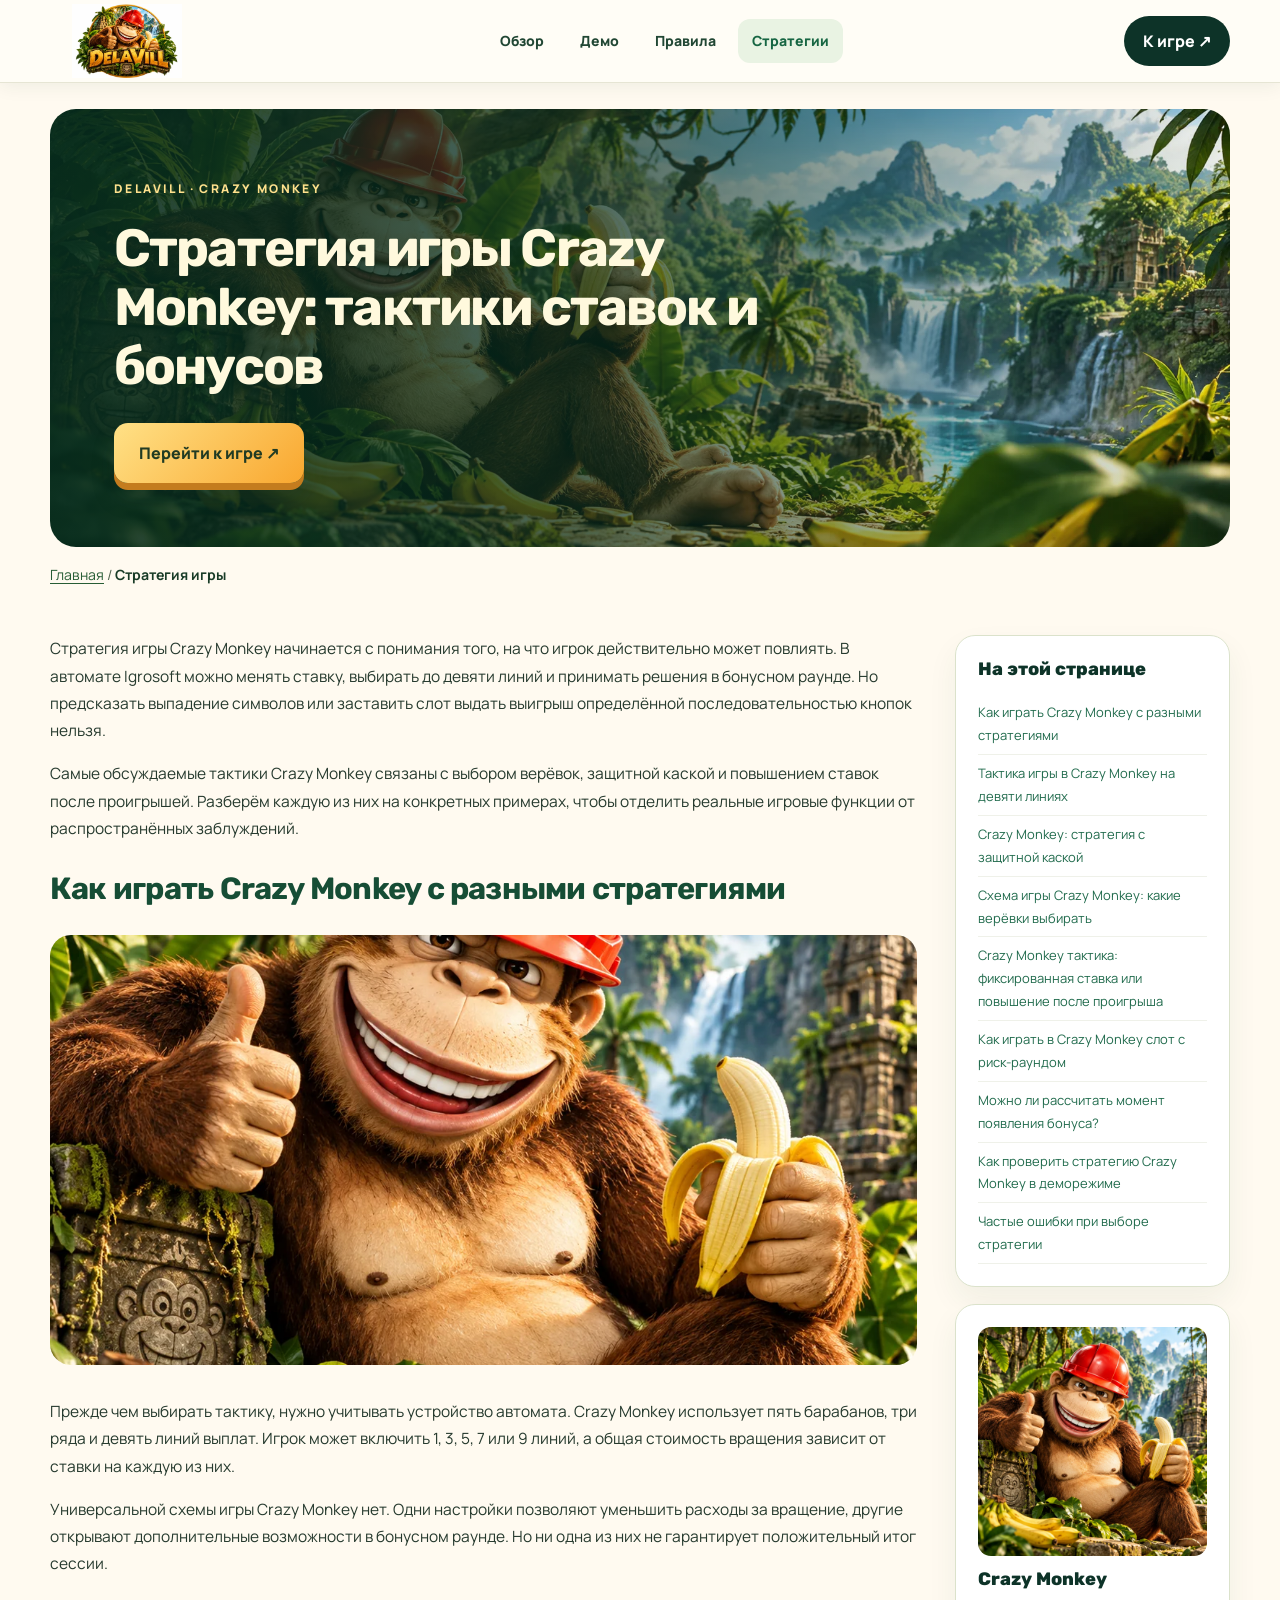
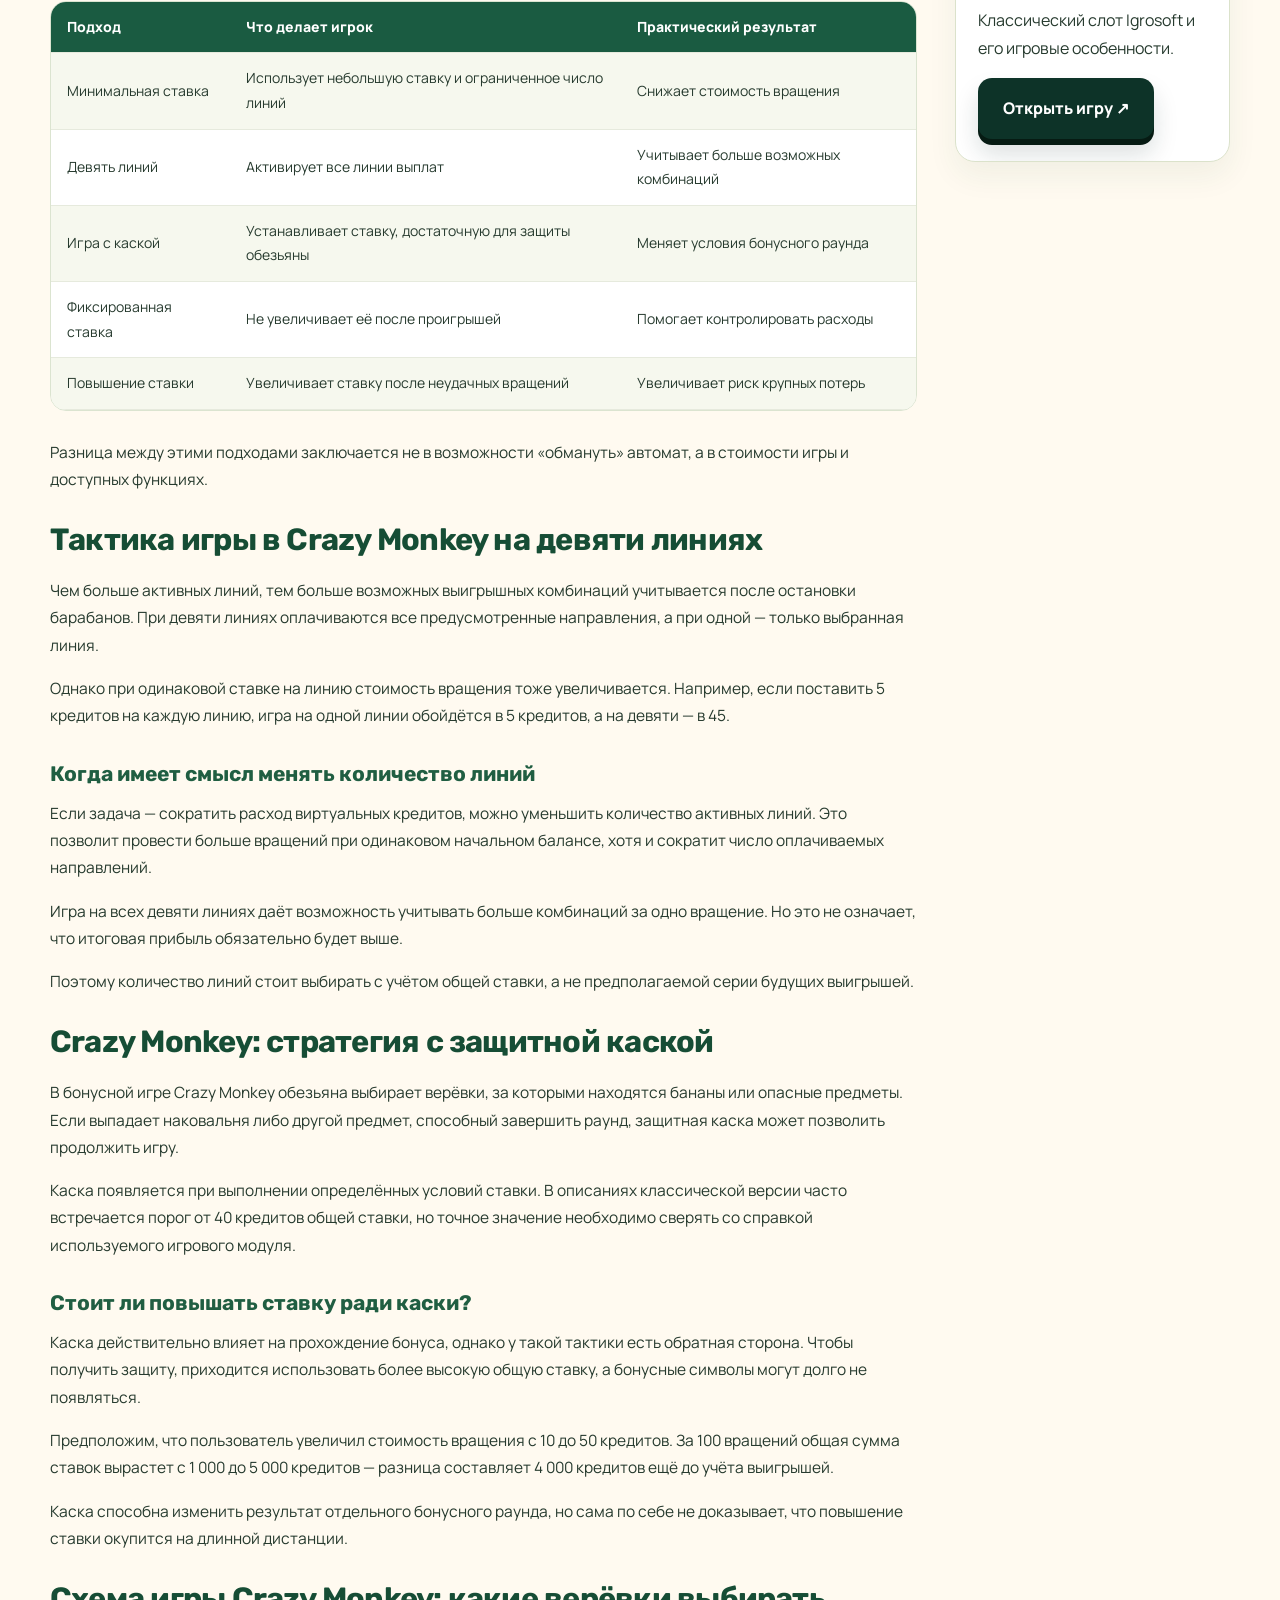
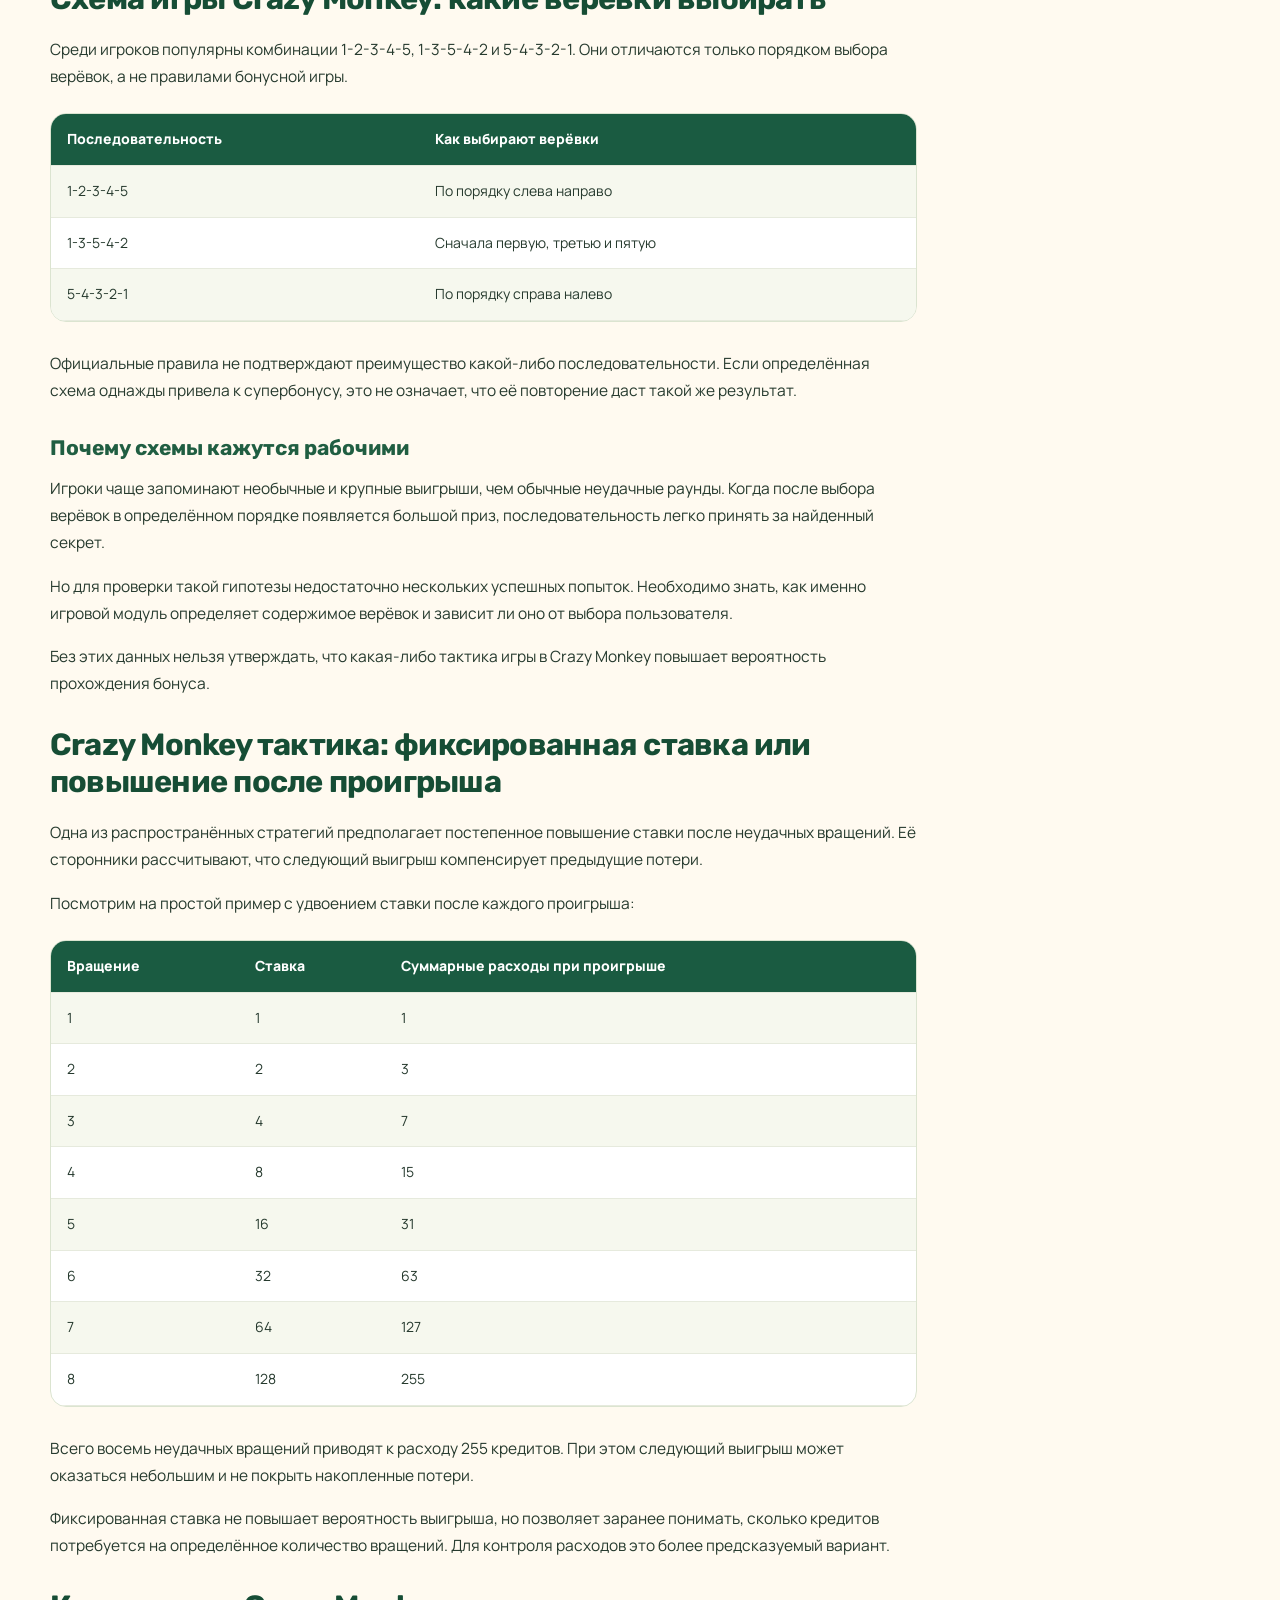
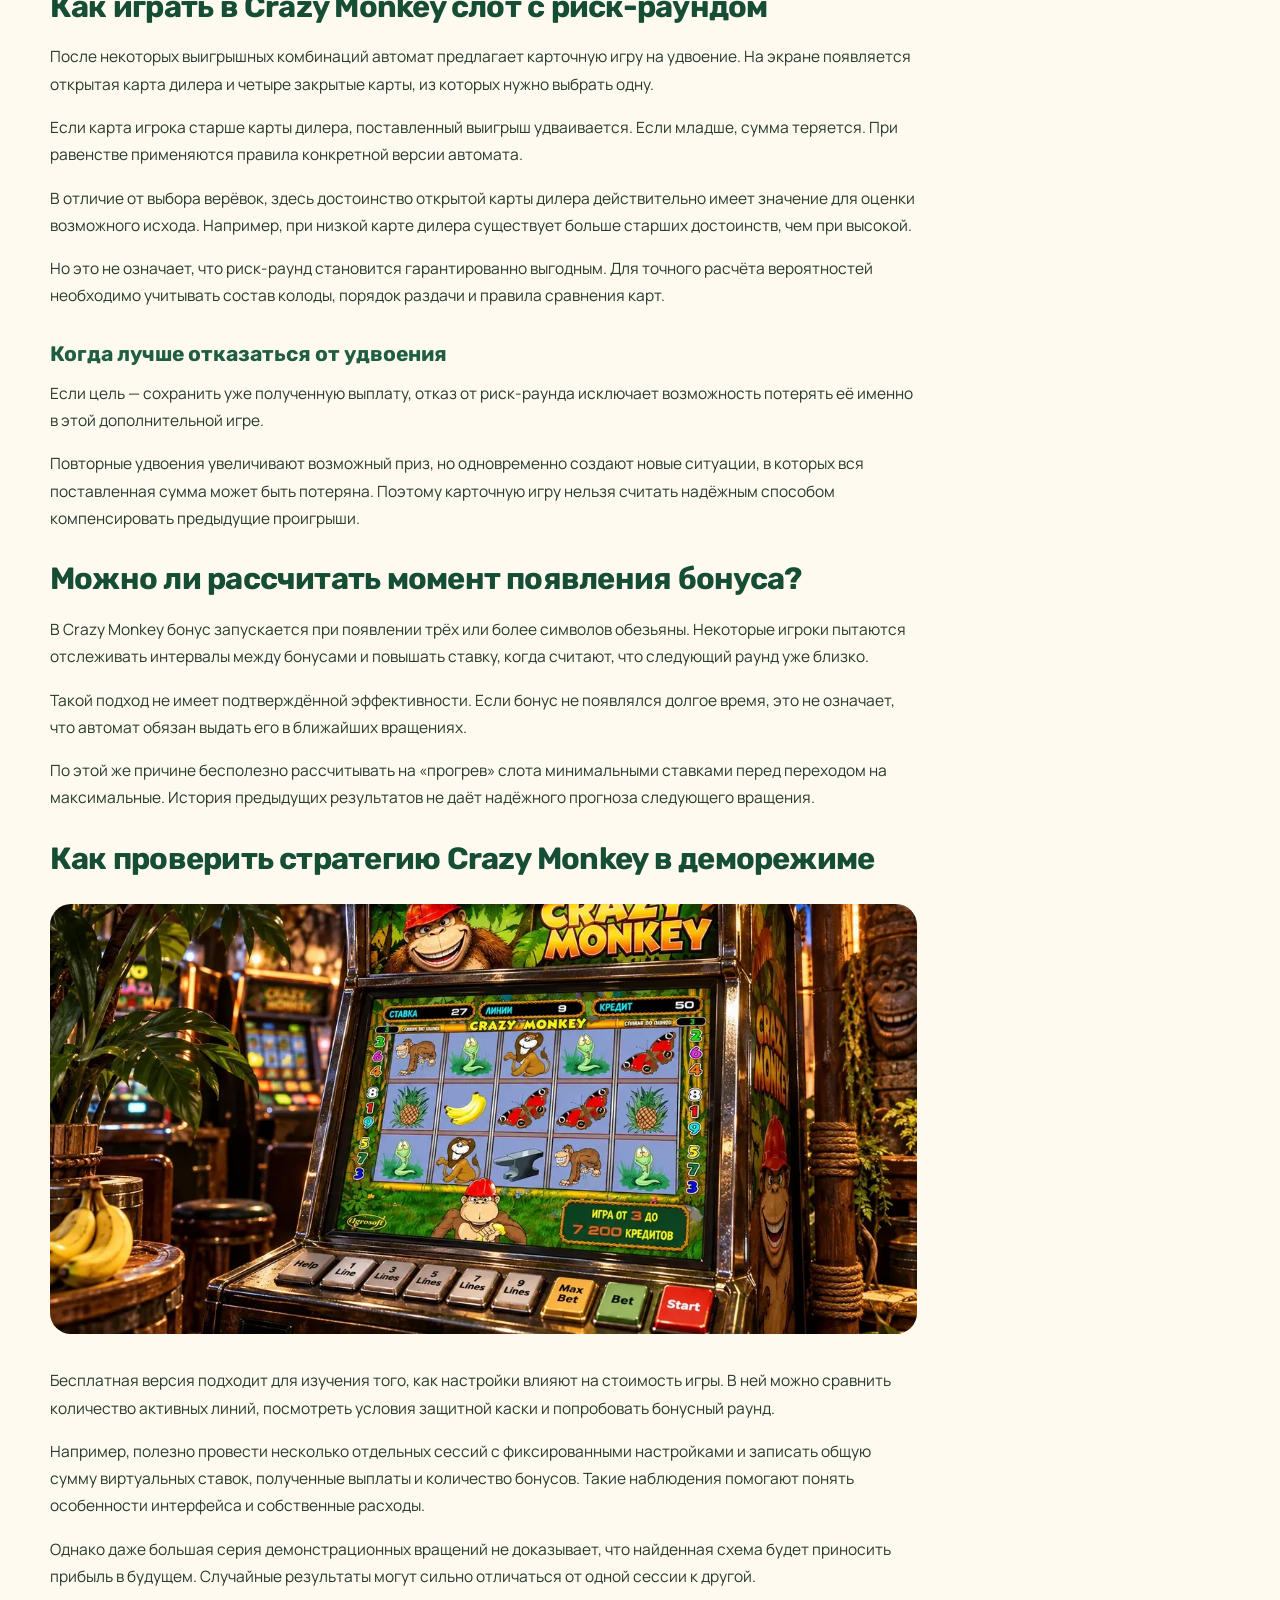
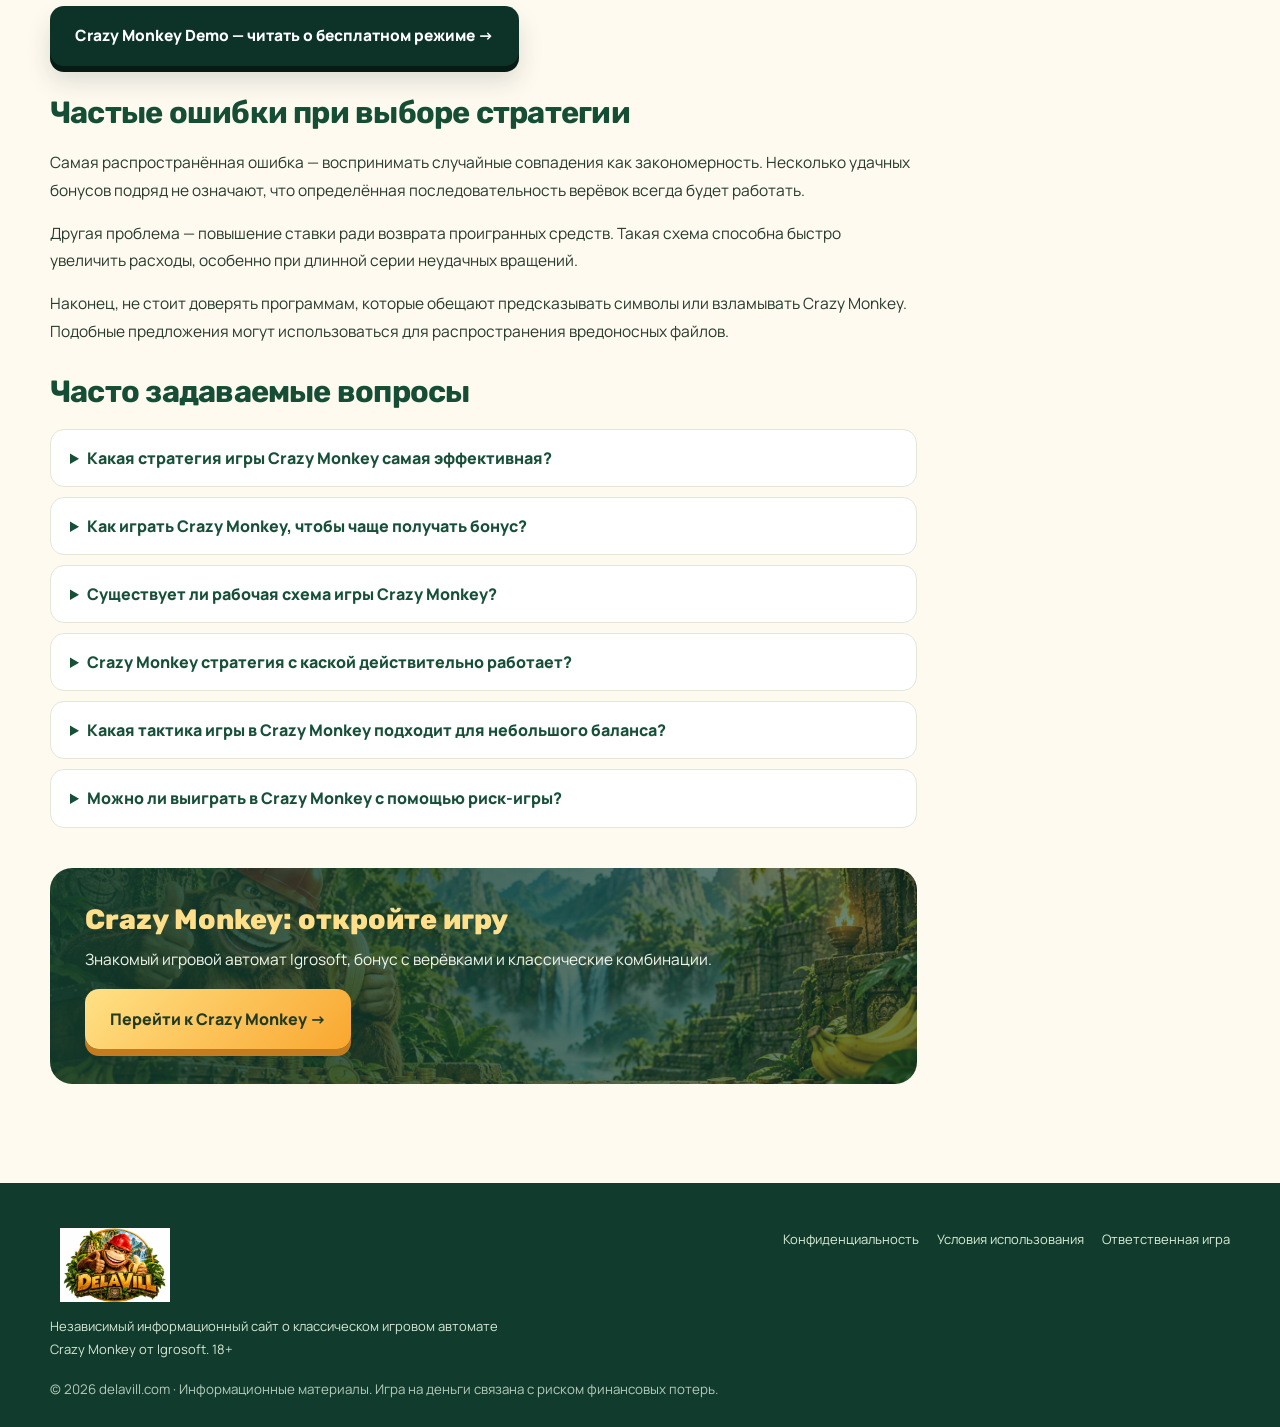
<file: strategiya/index.html>
<!DOCTYPE html>
<html lang="ru"><head><meta charset="utf-8"/><meta content="width=device-width,initial-scale=1" name="viewport"/><title>Стратегия Игры Crazy Monkey — Тактики, Схемы и Советы</title><meta content="Стратегия игры Crazy Monkey: как выбирать линии и ставки, проходить бонус с верёвками, использовать защитную каску и оценивать популярные схемы выигрыша." name="description"/><meta content="aLcMnqOKmMKoostvGkSnWCxCtEOxSDMgXR_6V8SjmLY" name="google-site-verification"/><link href="https://delavill.com/strategiya/" rel="canonical"/><meta content="website" property="og:type"/><meta content="Стратегия Игры Crazy Monkey — Тактики, Схемы и Советы" property="og:title"/><meta content="Стратегия игры Crazy Monkey: как выбирать линии и ставки, проходить бонус с верёвками, использовать защитную каску и оценивать популярные схемы выигрыша." property="og:description"/><meta content="https://delavill.com/strategiya/" property="og:url"/><meta content="https://delavill.com/assets/hero.webp" property="og:image"/><link href="/assets/favicon.webp" rel="icon" type="image/webp"/><link href="/assets/style.css" rel="stylesheet"/><meta content="index,follow,max-image-preview:large,max-snippet:-1,max-video-preview:-1" name="robots"/><meta content="#183a21" name="theme-color"/><meta content="summary_large_image" name="twitter:card"/><meta content="Стратегия Игры Crazy Monkey — Тактики, Схемы и Советы" name="twitter:title"/><meta content="Стратегия игры Crazy Monkey: как выбирать линии и ставки, проходить бонус с верёвками, использовать защитную каску и оценивать популярные схемы выигрыша." name="twitter:description"/><meta content="https://delavill.com/assets/hero.webp" name="twitter:image"/><meta content="ru_RU" property="og:locale"/><meta content="Delavill" property="og:site_name"/><link as="image" as_="image" href="/assets/hero.webp" rel="preload"/><script type="application/ld+json">{"@context":"https://schema.org","@graph":[{"@type":"Organization","@id":"https://delavill.com/#organization","name":"Delavill","url":"https://delavill.com/","logo":{"@type":"ImageObject","url":"https://delavill.com/assets/logo.webp"}},{"@type":"WebSite","@id":"https://delavill.com/#website","url":"https://delavill.com/","name":"Delavill","inLanguage":"ru","publisher":{"@id":"https://delavill.com/#organization"}},{"@type":"VideoGame","@id":"https://delavill.com/#crazy-monkey","name":"Crazy Monkey","description":"Классический видеослот Igrosoft с пятью барабанами, девятью линиями выплат и бонусом с верёвками.","genre":"Slot game","publisher":{"@type":"Organization","name":"Igrosoft"},"image":"https://delavill.com/assets/gameplay.webp"},{"@type":"WebPage","@id":"https://delavill.com/strategiya/#webpage","url":"https://delavill.com/strategiya/","name":"Стратегия Игры Crazy Monkey — Тактики, Схемы и Советы","description":"Стратегия игры Crazy Monkey: как выбирать линии и ставки, проходить бонус с верёвками, использовать защитную каску и оценивать популярные схемы выигрыша.","inLanguage":"ru","isPartOf":{"@id":"https://delavill.com/#website"},"about":{"@id":"https://delavill.com/#crazy-monkey"},"primaryImageOfPage":{"@type":"ImageObject","url":"https://delavill.com/assets/hero.webp"},"breadcrumb":{"@id":"https://delavill.com/strategiya/#breadcrumbs"},"hasPart":{"@id":"https://delavill.com/strategiya/#faq"}},{"@type":"BreadcrumbList","@id":"https://delavill.com/strategiya/#breadcrumbs","itemListElement":[{"@type":"ListItem","position":1,"name":"Главная","item":"https://delavill.com/"},{"@type":"ListItem","position":2,"name":"Стратегия игры","item":"https://delavill.com/strategiya/"}]},{"@type":"FAQPage","@id":"https://delavill.com/strategiya/#faq","mainEntity":[{"@type":"Question","name":"Какая стратегия игры Crazy Monkey самая эффективная?","acceptedAnswer":{"@type":"Answer","text":"Подтверждённой стратегии, гарантирующей прибыль, нет. Фиксированная ставка и заранее установленный лимит помогают контролировать расходы, но не меняют вероятность выигрыша."}},{"@type":"Question","name":"Как играть Crazy Monkey, чтобы чаще получать бонус?","acceptedAnswer":{"@type":"Answer","text":"Бонус запускается при появлении трёх или более обезьян. Изменение линий и ставок не является доказанным способом увеличить частоту появления этих символов."}},{"@type":"Question","name":"Существует ли рабочая схема игры Crazy Monkey?","acceptedAnswer":{"@type":"Answer","text":"В интернете встречаются схемы выбора верёвок и изменения ставок, но их преимущество не подтверждено официальными правилами Igrosoft."}},{"@type":"Question","name":"Crazy Monkey стратегия с каской действительно работает?","acceptedAnswer":{"@type":"Answer","text":"Каска — реальная игровая функция, которая позволяет пережить один опасный предмет в бонусе. Однако повышение ставки ради её активации не гарантирует прибыль."}},{"@type":"Question","name":"Какая тактика игры в Crazy Monkey подходит для небольшого баланса?","acceptedAnswer":{"@type":"Answer","text":"Небольшая фиксированная ставка позволяет ограничить стоимость отдельных вращений. При этом важно учитывать, что уменьшение количества линий сокращает число оплачиваемых направлений."}},{"@type":"Question","name":"Можно ли выиграть в Crazy Monkey с помощью риск-игры?","acceptedAnswer":{"@type":"Answer","text":"Карточный раунд позволяет удвоить отдельную выплату при успешном выборе карты. Но при неудачном результате поставленный выигрыш теряется, поэтому гарантированного способа заработка здесь нет."}}]}]}</script></head><body><header class="site-header"><div class="container head-inner"><a aria-label="Delavill — главная" class="brand" href="/"><img alt="Delavill — Crazy Monkey" decoding="async" height="467" loading="lazy" src="/assets/logo.webp" width="700"/></a><nav aria-label="Основная навигация" class="main-nav"><a class="" href="/">Обзор</a><a class="" href="/demo/">Демо</a><a class="" href="/pravila-igry/">Правила</a><a class="active" href="/strategiya/">Стратегии</a></nav><a class="header-cta" href="/go/">К игре ↗</a></div></header><div class="container"><section class="hero content-hero"><div class="hero-content"><span class="eyebrow">DELAVILL · CRAZY MONKEY</span><h1>Стратегия игры Crazy Monkey: тактики ставок и бонусов</h1><div class="btn-row"><a class="btn" href="/go/">Перейти к игре ↗</a></div></div></section></div><nav aria-label="Хлебные крошки" class="breadcrumbs container"><a href="/">Главная</a><span aria-hidden="true"> / </span><span aria-current="page">Стратегия игры</span></nav><div class="container page-layout"><main class="article"><p>Стратегия игры Crazy Monkey начинается с понимания того, на что игрок действительно может повлиять. В автомате Igrosoft можно менять ставку, выбирать до девяти линий и принимать решения в бонусном раунде. Но предсказать выпадение символов или заставить слот выдать выигрыш определённой последовательностью кнопок нельзя.</p><p>Самые обсуждаемые тактики Crazy Monkey связаны с выбором верёвок, защитной каской и повышением ставок после проигрышей. Разберём каждую из них на конкретных примерах, чтобы отделить реальные игровые функции от распространённых заблуждений.</p><h2 id="как-играть-crazy-monkey-с-разными-стратегиями">Как играть Crazy Monkey с разными стратегиями</h2><figure class="visual"><img alt="Crazy Monkey — Как играть Crazy Monkey с разными стратегиями" decoding="async" height="1200" loading="lazy" sizes="(max-width: 720px) 100vw, (max-width: 1100px) 80vw, 960px" src="/assets/character.webp" srcset="/assets/character-480.webp 480w, /assets/character-800.webp 800w, /assets/character.webp 1200w" width="1200"/></figure><p>Прежде чем выбирать тактику, нужно учитывать устройство автомата. Crazy Monkey использует пять барабанов, три ряда и девять линий выплат. Игрок может включить 1, 3, 5, 7 или 9 линий, а общая стоимость вращения зависит от ставки на каждую из них.</p><p>Универсальной схемы игры Crazy Monkey нет. Одни настройки позволяют уменьшить расходы за вращение, другие открывают дополнительные возможности в бонусном раунде. Но ни одна из них не гарантирует положительный итог сессии.</p><div class="table-wrap"><table class="data-table"><tbody><tr><th>Подход</th><th>Что делает игрок</th><th>Практический результат</th></tr><tr><td>Минимальная ставка</td><td>Использует небольшую ставку и ограниченное число линий</td><td>Снижает стоимость вращения</td></tr><tr><td>Девять линий</td><td>Активирует все линии выплат</td><td>Учитывает больше возможных комбинаций</td></tr><tr><td>Игра с каской</td><td>Устанавливает ставку, достаточную для защиты обезьяны</td><td>Меняет условия бонусного раунда</td></tr><tr><td>Фиксированная ставка</td><td>Не увеличивает её после проигрышей</td><td>Помогает контролировать расходы</td></tr><tr><td>Повышение ставки</td><td>Увеличивает ставку после неудачных вращений</td><td>Увеличивает риск крупных потерь</td></tr></tbody></table></div><p>Разница между этими подходами заключается не в возможности «обмануть» автомат, а в стоимости игры и доступных функциях.</p><h2 id="тактика-игры-в-crazy-monkey-на-девяти-линиях">Тактика игры в Crazy Monkey на девяти линиях</h2><p>Чем больше активных линий, тем больше возможных выигрышных комбинаций учитывается после остановки барабанов. При девяти линиях оплачиваются все предусмотренные направления, а при одной — только выбранная линия.</p><p>Однако при одинаковой ставке на линию стоимость вращения тоже увеличивается. Например, если поставить 5 кредитов на каждую линию, игра на одной линии обойдётся в 5 кредитов, а на девяти — в 45.</p><h3 id="когда-имеет-смысл-менять-количество-линий">Когда имеет смысл менять количество линий</h3><p>Если задача — сократить расход виртуальных кредитов, можно уменьшить количество активных линий. Это позволит провести больше вращений при одинаковом начальном балансе, хотя и сократит число оплачиваемых направлений.</p><p>Игра на всех девяти линиях даёт возможность учитывать больше комбинаций за одно вращение. Но это не означает, что итоговая прибыль обязательно будет выше.</p><p>Поэтому количество линий стоит выбирать с учётом общей ставки, а не предполагаемой серии будущих выигрышей.</p><h2 id="crazy-monkey-стратегия-с-защитной-каской">Crazy Monkey: стратегия с защитной каской</h2><p>В бонусной игре Crazy Monkey обезьяна выбирает верёвки, за которыми находятся бананы или опасные предметы. Если выпадает наковальня либо другой предмет, способный завершить раунд, защитная каска может позволить продолжить игру.</p><p>Каска появляется при выполнении определённых условий ставки. В описаниях классической версии часто встречается порог от 40 кредитов общей ставки, но точное значение необходимо сверять со справкой используемого игрового модуля.</p><h3 id="стоит-ли-повышать-ставку-ради-каски">Стоит ли повышать ставку ради каски?</h3><p>Каска действительно влияет на прохождение бонуса, однако у такой тактики есть обратная сторона. Чтобы получить защиту, приходится использовать более высокую общую ставку, а бонусные символы могут долго не появляться.</p><p>Предположим, что пользователь увеличил стоимость вращения с 10 до 50 кредитов. За 100 вращений общая сумма ставок вырастет с 1 000 до 5 000 кредитов — разница составляет 4 000 кредитов ещё до учёта выигрышей.</p><p>Каска способна изменить результат отдельного бонусного раунда, но сама по себе не доказывает, что повышение ставки окупится на длинной дистанции.</p><h2 id="схема-игры-crazy-monkey-какие-верёвки-выбирать">Схема игры Crazy Monkey: какие верёвки выбирать</h2><p>Среди игроков популярны комбинации 1-2-3-4-5, 1-3-5-4-2 и 5-4-3-2-1. Они отличаются только порядком выбора верёвок, а не правилами бонусной игры.</p><div class="table-wrap"><table class="data-table"><tbody><tr><th>Последовательность</th><th>Как выбирают верёвки</th></tr><tr><td>1-2-3-4-5</td><td>По порядку слева направо</td></tr><tr><td>1-3-5-4-2</td><td>Сначала первую, третью и пятую</td></tr><tr><td>5-4-3-2-1</td><td>По порядку справа налево</td></tr></tbody></table></div><p>Официальные правила не подтверждают преимущество какой-либо последовательности. Если определённая схема однажды привела к супербонусу, это не означает, что её повторение даст такой же результат.</p><h3 id="почему-схемы-кажутся-рабочими">Почему схемы кажутся рабочими</h3><p>Игроки чаще запоминают необычные и крупные выигрыши, чем обычные неудачные раунды. Когда после выбора верёвок в определённом порядке появляется большой приз, последовательность легко принять за найденный секрет.</p><p>Но для проверки такой гипотезы недостаточно нескольких успешных попыток. Необходимо знать, как именно игровой модуль определяет содержимое верёвок и зависит ли оно от выбора пользователя.</p><p>Без этих данных нельзя утверждать, что какая-либо тактика игры в Crazy Monkey повышает вероятность прохождения бонуса.</p><h2 id="crazy-monkey-тактика-фиксированная-ставка-или-повышение-после-проигрыша">Crazy Monkey тактика: фиксированная ставка или повышение после проигрыша</h2><p>Одна из распространённых стратегий предполагает постепенное повышение ставки после неудачных вращений. Её сторонники рассчитывают, что следующий выигрыш компенсирует предыдущие потери.</p><p>Посмотрим на простой пример с удвоением ставки после каждого проигрыша:</p><div class="table-wrap"><table class="data-table"><tbody><tr><th>Вращение</th><th>Ставка</th><th>Суммарные расходы при проигрыше</th></tr><tr><td>1</td><td>1</td><td>1</td></tr><tr><td>2</td><td>2</td><td>3</td></tr><tr><td>3</td><td>4</td><td>7</td></tr><tr><td>4</td><td>8</td><td>15</td></tr><tr><td>5</td><td>16</td><td>31</td></tr><tr><td>6</td><td>32</td><td>63</td></tr><tr><td>7</td><td>64</td><td>127</td></tr><tr><td>8</td><td>128</td><td>255</td></tr></tbody></table></div><p>Всего восемь неудачных вращений приводят к расходу 255 кредитов. При этом следующий выигрыш может оказаться небольшим и не покрыть накопленные потери.</p><p>Фиксированная ставка не повышает вероятность выигрыша, но позволяет заранее понимать, сколько кредитов потребуется на определённое количество вращений. Для контроля расходов это более предсказуемый вариант.</p><h2 id="как-играть-в-crazy-monkey-слот-с-риск-раундом">Как играть в Crazy Monkey слот с риск-раундом</h2><p>После некоторых выигрышных комбинаций автомат предлагает карточную игру на удвоение. На экране появляется открытая карта дилера и четыре закрытые карты, из которых нужно выбрать одну.</p><p>Если карта игрока старше карты дилера, поставленный выигрыш удваивается. Если младше, сумма теряется. При равенстве применяются правила конкретной версии автомата.</p><p>В отличие от выбора верёвок, здесь достоинство открытой карты дилера действительно имеет значение для оценки возможного исхода. Например, при низкой карте дилера существует больше старших достоинств, чем при высокой.</p><p>Но это не означает, что риск-раунд становится гарантированно выгодным. Для точного расчёта вероятностей необходимо учитывать состав колоды, порядок раздачи и правила сравнения карт.</p><h3 id="когда-лучше-отказаться-от-удвоения">Когда лучше отказаться от удвоения</h3><p>Если цель — сохранить уже полученную выплату, отказ от риск-раунда исключает возможность потерять её именно в этой дополнительной игре.</p><p>Повторные удвоения увеличивают возможный приз, но одновременно создают новые ситуации, в которых вся поставленная сумма может быть потеряна. Поэтому карточную игру нельзя считать надёжным способом компенсировать предыдущие проигрыши.</p><h2 id="можно-ли-рассчитать-момент-появления-бонуса">Можно ли рассчитать момент появления бонуса?</h2><p>В Crazy Monkey бонус запускается при появлении трёх или более символов обезьяны. Некоторые игроки пытаются отслеживать интервалы между бонусами и повышать ставку, когда считают, что следующий раунд уже близко.</p><p>Такой подход не имеет подтверждённой эффективности. Если бонус не появлялся долгое время, это не означает, что автомат обязан выдать его в ближайших вращениях.</p><p>По этой же причине бесполезно рассчитывать на «прогрев» слота минимальными ставками перед переходом на максимальные. История предыдущих результатов не даёт надёжного прогноза следующего вращения.</p><h2 id="как-проверить-стратегию-crazy-monkey-в-деморежиме">Как проверить стратегию Crazy Monkey в деморежиме</h2><figure class="visual"><img alt="Crazy Monkey — Как проверить стратегию Crazy Monkey в деморежиме" decoding="async" height="941" loading="lazy" sizes="(max-width: 720px) 100vw, (max-width: 1100px) 80vw, 960px" src="/assets/retro.webp" srcset="/assets/retro-480.webp 480w, /assets/retro-800.webp 800w, /assets/retro-1200.webp 1200w, /assets/retro.webp 1672w" width="1672"/></figure><p>Бесплатная версия подходит для изучения того, как настройки влияют на стоимость игры. В ней можно сравнить количество активных линий, посмотреть условия защитной каски и попробовать бонусный раунд.</p><p>Например, полезно провести несколько отдельных сессий с фиксированными настройками и записать общую сумму виртуальных ставок, полученные выплаты и количество бонусов. Такие наблюдения помогают понять особенности интерфейса и собственные расходы.</p><p>Однако даже большая серия демонстрационных вращений не доказывает, что найденная схема будет приносить прибыль в будущем. Случайные результаты могут сильно отличаться от одной сессии к другой.</p><p><a class="btn dark" href="/demo/">Crazy Monkey Demo — читать о бесплатном режиме →</a></p><h2 id="частые-ошибки-при-выборе-стратегии">Частые ошибки при выборе стратегии</h2><p>Самая распространённая ошибка — воспринимать случайные совпадения как закономерность. Несколько удачных бонусов подряд не означают, что определённая последовательность верёвок всегда будет работать.</p><p>Другая проблема — повышение ставки ради возврата проигранных средств. Такая схема способна быстро увеличить расходы, особенно при длинной серии неудачных вращений.</p><p>Наконец, не стоит доверять программам, которые обещают предсказывать символы или взламывать Crazy Monkey. Подобные предложения могут использоваться для распространения вредоносных файлов.</p><section class="faq" id="faq"><h2>Часто задаваемые вопросы</h2><details><summary>Какая стратегия игры Crazy Monkey самая эффективная?</summary><p>Подтверждённой стратегии, гарантирующей прибыль, нет. Фиксированная ставка и заранее установленный лимит помогают контролировать расходы, но не меняют вероятность выигрыша.</p></details><details><summary>Как играть Crazy Monkey, чтобы чаще получать бонус?</summary><p>Бонус запускается при появлении трёх или более обезьян. Изменение линий и ставок не является доказанным способом увеличить частоту появления этих символов.</p></details><details><summary>Существует ли рабочая схема игры Crazy Monkey?</summary><p>В интернете встречаются схемы выбора верёвок и изменения ставок, но их преимущество не подтверждено официальными правилами Igrosoft.</p></details><details><summary>Crazy Monkey стратегия с каской действительно работает?</summary><p>Каска — реальная игровая функция, которая позволяет пережить один опасный предмет в бонусе. Однако повышение ставки ради её активации не гарантирует прибыль.</p></details><details><summary>Какая тактика игры в Crazy Monkey подходит для небольшого баланса?</summary><p>Небольшая фиксированная ставка позволяет ограничить стоимость отдельных вращений. При этом важно учитывать, что уменьшение количества линий сокращает число оплачиваемых направлений.</p></details><details><summary>Можно ли выиграть в Crazy Monkey с помощью риск-игры?</summary><p>Карточный раунд позволяет удвоить отдельную выплату при успешном выборе карты. Но при неудачном результате поставленный выигрыш теряется, поэтому гарантированного способа заработка здесь нет.</p></details></section><div class="cta-panel"><h3>Crazy Monkey: откройте игру</h3><p>Знакомый игровой автомат Igrosoft, бонус с верёвками и классические комбинации.</p><a class="btn" href="/go/">Перейти к Crazy Monkey →</a></div></main><aside class="side"><div class="side-card"><h3>На этой странице</h3><a href="#как-играть-crazy-monkey-с-разными-стратегиями">Как играть Crazy Monkey с разными стратегиями</a><a href="#тактика-игры-в-crazy-monkey-на-девяти-линиях">Тактика игры в Crazy Monkey на девяти линиях</a><a href="#crazy-monkey-стратегия-с-защитной-каской">Crazy Monkey: стратегия с защитной каской</a><a href="#схема-игры-crazy-monkey-какие-верёвки-выбирать">Схема игры Crazy Monkey: какие верёвки выбирать</a><a href="#crazy-monkey-тактика-фиксированная-ставка-или-повышение-после-проигрыша">Crazy Monkey тактика: фиксированная ставка или повышение после проигрыша</a><a href="#как-играть-в-crazy-monkey-слот-с-риск-раундом">Как играть в Crazy Monkey слот с риск-раундом</a><a href="#можно-ли-рассчитать-момент-появления-бонуса">Можно ли рассчитать момент появления бонуса?</a><a href="#как-проверить-стратегию-crazy-monkey-в-деморежиме">Как проверить стратегию Crazy Monkey в деморежиме</a><a href="#частые-ошибки-при-выборе-стратегии">Частые ошибки при выборе стратегии</a></div><div class="side-card"><img alt="Персонаж Crazy Monkey в джунглях" decoding="async" height="1200" loading="lazy" sizes="(max-width: 720px) 100vw, (max-width: 1100px) 80vw, 960px" src="/assets/character.webp" srcset="/assets/character-480.webp 480w, /assets/character-800.webp 800w, /assets/character.webp 1200w" width="1200"/><h3>Crazy Monkey</h3><p>Классический слот Igrosoft и его игровые особенности.</p><a class="btn dark" href="/go/">Открыть игру ↗</a></div></aside></div><footer class="footer"><div class="container footer-grid"><div><a class="brand" href="/"><img alt="Delavill" decoding="async" height="467" loading="lazy" src="/assets/logo.webp" width="700"/></a><p class="tagline">Независимый информационный сайт о классическом игровом автомате Crazy Monkey от Igrosoft. 18+</p></div><div class="footer-links"><a href="/privacy-policy/">Конфиденциальность</a><a href="/terms/">Условия использования</a><a href="/responsible-gaming/">Ответственная игра</a></div></div><div class="container"><small>© 2026 delavill.com · Информационные материалы. Игра на деньги связана с риском финансовых потерь.</small></div></footer></body></html>
</file>
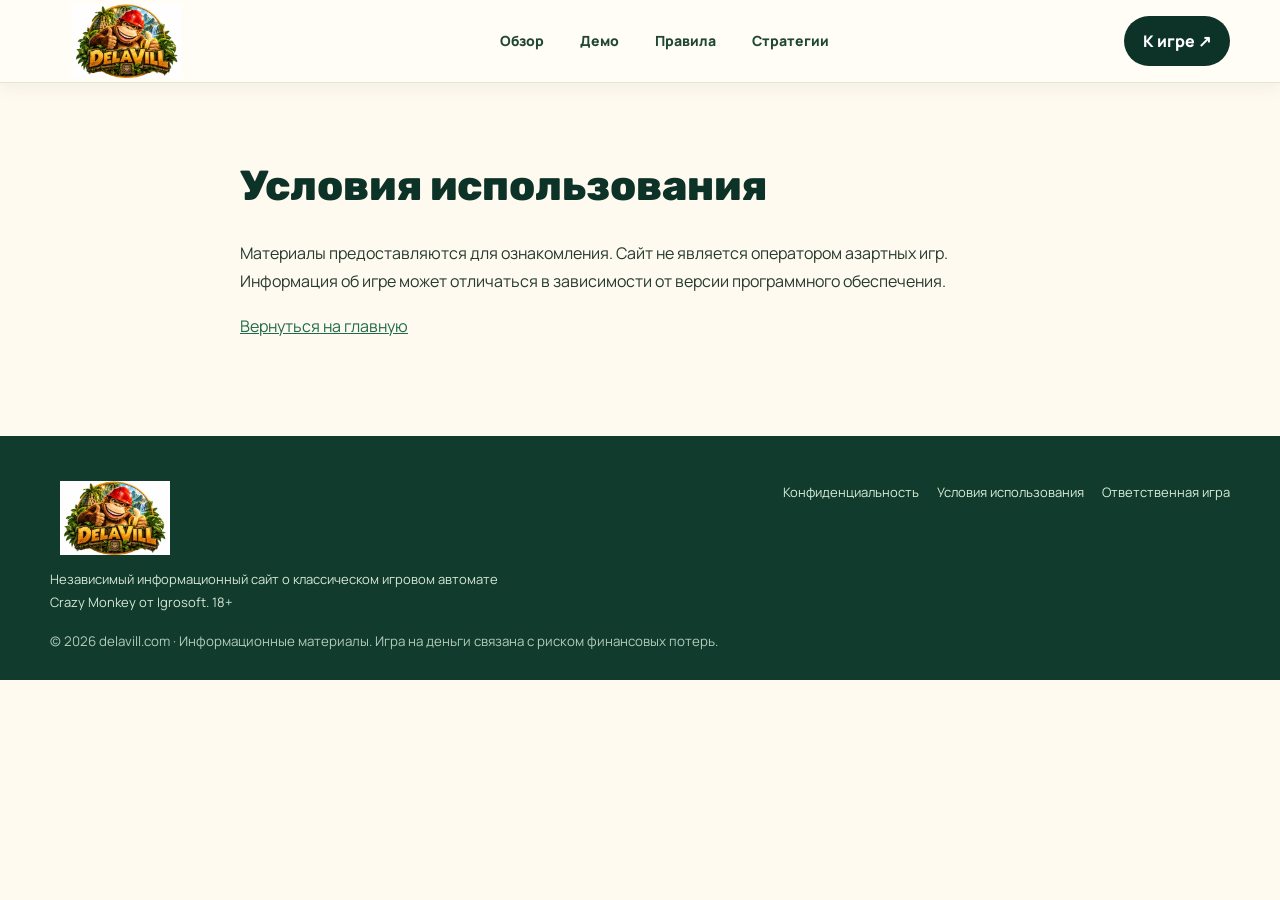
<file: terms/index.html>
<!doctype html><html lang="ru"><head><meta charset="utf-8"><meta name="viewport" content="width=device-width,initial-scale=1"><title>Условия использования — Delavill</title><meta name="description" content="Материалы предоставляются для ознакомления. Сайт не является оператором азартных игр. Информация об игре может отличаться в зависимости от версии программного обеспечения."><meta name="google-site-verification" content="aLcMnqOKmMKoostvGkSnWCxCtEOxSDMgXR_6V8SjmLY"><link rel="canonical" href="https://delavill.com/terms/"><meta property="og:type" content="website"><meta property="og:title" content="Условия использования — Delavill"><meta property="og:description" content="Материалы предоставляются для ознакомления. Сайт не является оператором азартных игр. Информация об игре может отличаться в зависимости от версии программного обеспечения."><meta property="og:url" content="https://delavill.com/terms/"><meta property="og:image" content="https://delavill.com/assets/hero.webp"><link rel="icon" href="/assets/favicon.webp" type="image/webp"><link rel="stylesheet" href="/assets/style.css"><script type="application/ld+json">{"@context": "https://schema.org", "@type": "WebPage", "name": "Условия использования — Delavill", "url": "https://delavill.com/terms/", "description": "Материалы предоставляются для ознакомления. Сайт не является оператором азартных игр. Информация об игре может отличаться в зависимости от версии программного обеспечения."}</script></head><body><header class="site-header"><div class="container head-inner"><a class="brand" href="/" aria-label="Delavill — главная"><img src="/assets/logo.webp" alt="Delavill — Crazy Monkey" /></a><nav class="main-nav" aria-label="Основная навигация"><a class="" href="/">Обзор</a><a class="" href="/demo/">Демо</a><a class="" href="/pravila-igry/">Правила</a><a class="" href="/strategiya/">Стратегии</a></nav><a class="header-cta" href="/go/">К игре ↗</a></div></header><main class="container legal"><h1>Условия использования</h1><p>Материалы предоставляются для ознакомления. Сайт не является оператором азартных игр. Информация об игре может отличаться в зависимости от версии программного обеспечения.</p><p><a href="/">Вернуться на главную</a></p></main><footer class="footer"><div class="container footer-grid"><div><a class="brand" href="/"><img src="/assets/logo.webp" alt="Delavill" /></a><p class="tagline">Независимый информационный сайт о классическом игровом автомате Crazy Monkey от Igrosoft. 18+</p></div><div class="footer-links"><a href="/privacy-policy/">Конфиденциальность</a><a href="/terms/">Условия использования</a><a href="/responsible-gaming/">Ответственная игра</a></div></div><div class="container"><small>© 2026 delavill.com · Информационные материалы. Игра на деньги связана с риском финансовых потерь.</small></div></footer></body></html>
</file>
<file: assets/style.css>
@import url('https://fonts.googleapis.com/css2?family=Manrope:wght@400;500;600;700;800&family=Rubik:wght@500;600;700;800;900&display=swap');
:root{--ink:#163d2e;--dark:#0d3328;--leaf:#24674a;--cream:#fffaf0;--sand:#f5ecd7;--gold:#ffc24d;--orange:#e9772e;--line:#d8ddc8}*{box-sizing:border-box}html{scroll-behavior:smooth}body{margin:0;background:var(--cream);font-family:Manrope,Arial,sans-serif;color:#263a2e;line-height:1.76}a{color:#216b4d}img{max-width:100%;display:block}.container{width:min(1180px,calc(100% - 40px));margin:auto}.site-header{background:#fffdf6;border-bottom:1px solid #e6e5d4;position:sticky;top:0;z-index:20;box-shadow:0 3px 18px #153d2d12}.head-inner{display:flex;align-items:center;justify-content:space-between;gap:25px;min-height:82px}.brand img{width:154px;max-height:74px;object-fit:contain}.main-nav{display:flex;flex-wrap:wrap;gap:8px}.main-nav a{color:#214734;text-decoration:none;font-size:14px;font-weight:800;padding:10px 14px;border-radius:12px}.main-nav a:hover,.main-nav a.active{background:#e9f3e3;color:#176643}.header-cta{background:var(--dark);color:white!important;padding:11px 19px;border-radius:40px;text-decoration:none;font-weight:800;white-space:nowrap}.hero{margin:26px auto 0;min-height:480px;background:linear-gradient(90deg,rgba(7,44,30,.91),rgba(7,44,30,.72) 45%,rgba(7,44,30,.06) 100%),url('/assets/hero.webp') center/cover;border-radius:26px;display:flex;align-items:center;overflow:hidden;position:relative}.hero-content{max-width:710px;padding:64px}.eyebrow{text-transform:uppercase;letter-spacing:.2em;font-size:12px;font-weight:900;color:#ffe18d}.hero h1{font-family:Rubik,sans-serif;color:#fff9dd;font-size:clamp(33px,4.1vw,58px);line-height:1.12;letter-spacing:-.035em;margin:18px 0 22px}.hero p{color:#e8f1dc;font-size:16px;max-width:600px}.btn{display:inline-flex;justify-content:center;align-items:center;gap:12px;background:linear-gradient(135deg,#ffe186,#f9a72f);color:#213b23;text-decoration:none;padding:16px 25px;border-radius:14px;font-weight:900;box-shadow:0 7px 0 #c47c1e,0 15px 24px #102b2526;transition:transform .2s,filter .2s}.btn:hover{transform:translateY(-3px);filter:saturate(1.2)}.btn.dark{background:var(--dark);color:white;box-shadow:0 6px 0 #061b13,0 15px 24px #102b2526}.btn-row{display:flex;flex-wrap:wrap;gap:16px;margin-top:27px}.intro-band{background:#f4efde;border-bottom:1px solid var(--line)}.intro-inner{padding:25px 0;display:flex;gap:30px;align-items:center;justify-content:space-between}.intro-inner p{margin:0;max-width:790px;font-size:15px}.page-layout{display:grid;grid-template-columns:minmax(0,1fr) 275px;gap:38px;align-items:start;padding-top:42px;padding-bottom:65px}.article{min-width:0}.article section{scroll-margin-top:115px;margin:0 0 40px}.article h2{font-family:Rubik,sans-serif;color:#164d35;font-size:clamp(24px,2.4vw,34px);line-height:1.23;letter-spacing:-.025em;margin:0 0 18px;padding-top:12px}.article h3{font-family:Rubik,sans-serif;color:#205e42;font-size:21px;line-height:1.35;margin:30px 0 12px}.article p{font-size:15.5px;margin:0 0 16px}.article ul,.article ol{padding-left:24px}.article li{margin:7px 0}.article section:nth-of-type(4n+2){border-left:4px solid #d6a03a;padding-left:23px}.side{position:sticky;top:110px}.side-card{border:1px solid #dbe2cb;background:white;border-radius:20px;padding:22px;margin-bottom:17px;box-shadow:0 14px 30px #204c3310}.side-card h3{font:800 18px Rubik;margin:0 0 14px;color:var(--dark)}.side-card a:not(.btn){display:block;text-decoration:none;font-size:13px;padding:7px 0;border-bottom:1px solid #eff1e9}.side-card img{border-radius:13px;margin-bottom:12px}.table-wrap{overflow:auto;border-radius:16px;border:1px solid #dbe4d0;margin:23px 0 28px;background:white}.data-table{width:100%;border-collapse:collapse;font-size:14px;min-width:480px}.data-table th{background:#1a5b41;color:white;text-align:left;font-weight:800}.data-table td,.data-table th{padding:13px 16px;border-bottom:1px solid #e6eadd}.data-table tbody tr:nth-child(even){background:#f6f8ee}.visual{margin:27px 0 33px}.visual img{width:100%;max-height:430px;object-fit:cover;border-radius:21px}.visual figcaption{font-size:12px;color:#647565;margin-top:9px}.game-feature{border-radius:22px;overflow:hidden;position:relative;min-height:400px;background:linear-gradient(0deg,#0b2b21ed,#0b2b2150 70%),url('/assets/gameplay.webp') center/cover;display:flex;align-items:flex-end;margin:24px 0 40px}.game-overlay{padding:34px;color:white;max-width:650px}.game-overlay h2{color:#fff5ce;margin:0 0 12px}.game-overlay p{color:#f1f6e6}.cta-panel{margin:34px 0;padding:35px;border-radius:22px;background:linear-gradient(90deg,#123c2de8,#123c2d99),url('/assets/cta.webp') center/cover;color:white}.cta-panel h3{color:#ffdf8a;margin:0 0 10px;font:800 28px Rubik}.cta-panel p{color:#f0f6ea}.faq details{background:#fff;border:1px solid #e2e8d6;border-radius:14px;margin:10px 0;padding:14px 19px}.faq summary{font-weight:800;color:#174f38;cursor:pointer}.faq details p{margin:13px 0 0}.footer{background:#103b2d;color:#d6e7d6;padding:45px 0 25px}.footer-grid{display:flex;justify-content:space-between;gap:35px;flex-wrap:wrap}.footer a{color:#d8eed8;text-decoration:none}.footer-links{display:flex;gap:18px;flex-wrap:wrap;font-size:13px}.footer small{color:#b4cbbb}.footer .brand img{width:130px}.tagline{font-size:13px;max-width:470px}.content-hero{min-height:385px}.content-hero .hero-content{max-width:800px}.mini-label{font-size:12px;color:#52715d;text-transform:uppercase;letter-spacing:.15em;font-weight:900}.legal{max-width:800px;padding:50px 0 80px}.legal h1{font:800 42px Rubik;color:var(--dark)}
@media(max-width:900px){.page-layout{grid-template-columns:1fr}.side{position:static;display:grid;grid-template-columns:repeat(2,minmax(0,1fr));gap:15px}.head-inner{flex-wrap:wrap;padding:10px 0}.main-nav{order:3;width:100%;justify-content:space-between}.main-nav a{padding:8px}.hero{min-height:430px}.hero-content{padding:40px}.intro-inner{display:block}}
@media(max-width:600px){.container{width:min(100% - 28px,1180px)}.brand img{width:110px}.header-cta{font-size:12px;padding:9px 11px}.main-nav a{font-size:12px;padding:7px 5px}.hero{margin-top:14px;min-height:440px;background:linear-gradient(0deg,#082b22ed,#082b2288 75%),url('/assets/hero.webp') 45% center/cover;border-radius:18px}.hero-content{padding:26px}.hero h1{font-size:34px}.hero p{font-size:14px}.btn{width:100%;font-size:14px}.btn-row{gap:12px}.page-layout{padding-top:30px}.side{grid-template-columns:1fr}.game-feature{min-height:360px}.game-overlay{padding:22px}.cta-panel{padding:24px}.article section:nth-of-type(4n+2){padding-left:14px}.article h2{font-size:25px}}

/* SEO v2: navigable breadcrumbs and responsive layout */
.breadcrumbs{font-size:.88rem;padding-top:16px;padding-bottom:6px;color:#50634d}.breadcrumbs a{color:#285d35;text-decoration:underline;text-underline-offset:3px}.breadcrumbs [aria-current]{font-weight:700;color:#193c27}
@media(max-width:700px){.breadcrumbs{padding-top:12px;padding-bottom:0}}

/* v3: Prevent responsive images from stretching when HTML width/height are set. */
img{height:auto}
.side-card img{display:block;width:100%;height:auto;aspect-ratio:1 / 1;object-fit:cover;object-position:center;border-radius:13px}
.side-card{min-width:0;overflow:hidden}
.side-card .btn{max-width:100%;white-space:normal;text-align:center}
@media(max-width:900px){.side-card img{max-height:360px}}
@media(max-width:600px){.side-card img{max-height:none}}
</file>
